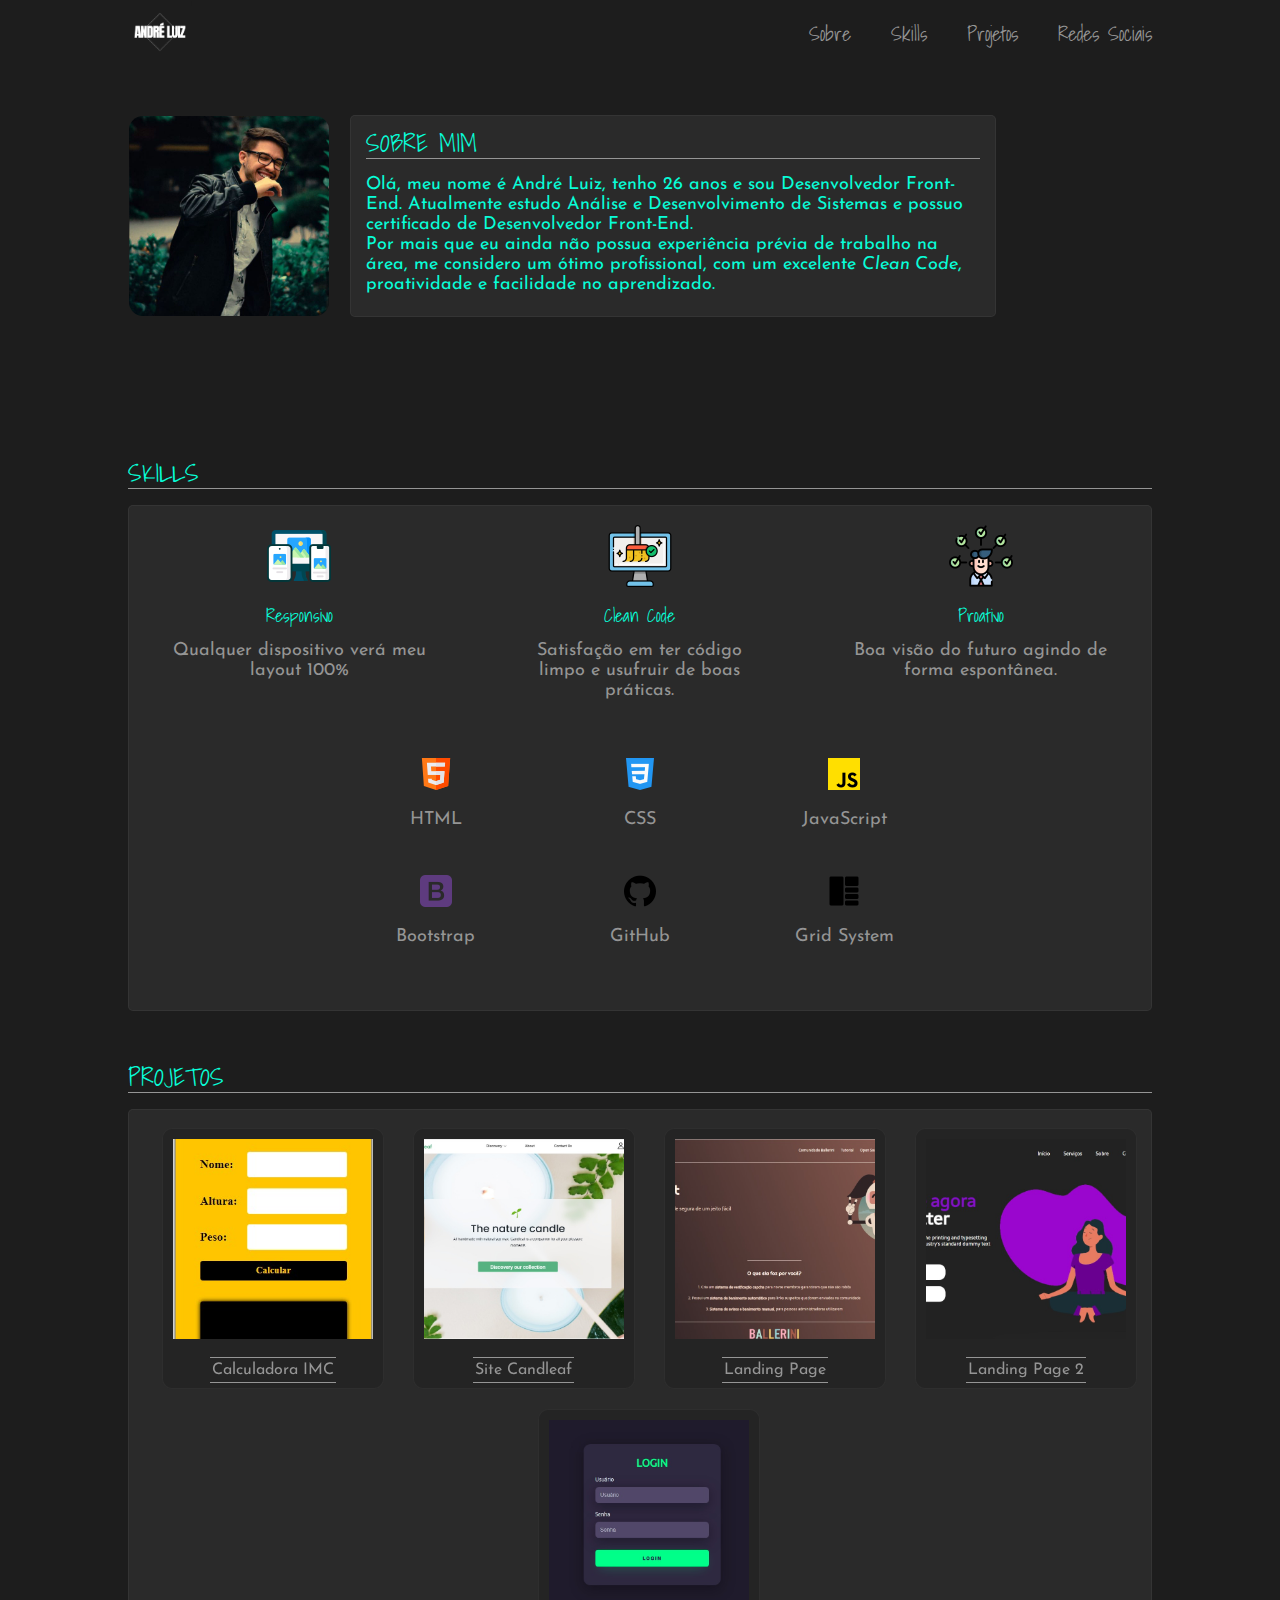
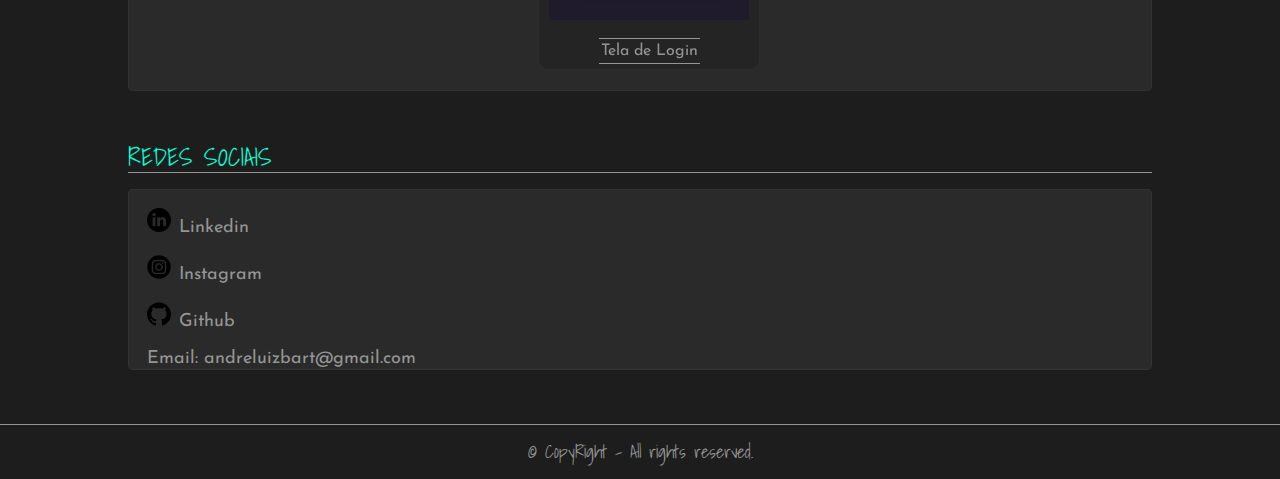
<file: index.html>
<!DOCTYPE html>
<html lang="pt-br">
    <head>
        <meta charset="UTF-8">
        <meta name="viewport" content="width=device-width, initial-scale=1.0">
        <title>André Luiz | Web Design & Development</title>
        <link rel="stylesheet" href="style.css">
        <link rel="icon" href="assets/logos/portfolio-logo.png">
        <!-- <base href="/portfolio/"> -->
    </head>
    <body>
        <!-- CABECALHO -->
        <header>
            <section class="cabecalho">
                <h1>
                    <img src="assets/logos/portfolio-logo.png"></img>
                </h1>
                <nav>
                    <a href="#sobre">Sobre</a>
                    <a href="#skills">Skills</a>
                    <a href="#projetos">Projetos</a>
                    <a href="#rede-social">Redes Sociais</a>
                </nav>  
            </section>
           
        </header>

        <!-- CONTEÚDO -->
        <main class="container">
            <!-- SOBRE -->
            <section class="sobre" id="sobre">
                <img src="assets/fotos/eu.jpg" alt="Imagem de mim mesmo">
                <article>
                    <h2>SOBRE MIM</h2>
                    <p><span>Olá, meu nome é André Luiz, tenho 26 anos e sou Desenvolvedor Front-End. Atualmente estudo Análise e Desenvolvimento de Sistemas e possuo certificado de Desenvolvedor Front-End.</span></p>
                    <p><span>Por mais que eu ainda não possua experiência prévia de trabalho na área, me considero um ótimo profissional, com um excelente <i>Clean Code</i>, proatividade e facilidade no aprendizado.</span></p>
                </article>
            </section>

            <!-- SKILLS -->
            <section class="skills" id="skills">
                <h2>SKILLS</h2>
                <section class="skills-all">
                    <section class="skills-flex">
                        <article>
                            <img src="assets/icones/icone-responsivo.png" alt="ícone de um celular">
                            <h3>Responsivo</h3>
                            <p>Qualquer dispositivo verá meu layout 100%</p>
                        </article>

                        <article>
                            <img src="assets/icones/clean-code-icone.png" alt="imagem de uma vassoura para identificar um código limpo">
                            <h3>Clean Code</h3>
                            <p>Satisfação em ter código limpo e usufruir de boas práticas.</p>
                        </article>

                        <article>
                            <img src="assets/icones/proativo-icone.png" alt="ícone de uma pessoa proativa">
                            <h3>Proativo</h3>
                            <p>Boa visão do futuro agindo de forma espontânea.</p>
                        </article>
                    </section>
                    <section class="skill-flex1">
                        <article>
                            <img src="assets/icones/html-icon.png" alt="ícone do html">
                            <h4>HTML</h4>
                        </article>

                        <article>
                            <img src="assets/icones/css-icon.png" alt="ícone do css">
                            <h4>CSS</h4>
                        </article>

                        <article>
                            <img src="assets/icones/javascript-icon.png" alt="ícone do JavaScript">
                            <h4>JavaScript</h4>
                        </article>

                        <article>
                            <img src="assets/icones/bootstrap-icon.png" alt="ícone do JavaScript">
                            <h4>Bootstrap</h4>
                        </article>

                        <article>
                            <img src="assets/icones/github-icon.png" alt="ícone do JavaScript">
                            <h4>GitHub</h4>
                        </article>

                        <article>
                            <img src="assets/icones/grid-layout-icon.png" alt="ícone do JavaScript">
                            <h4>Grid System</h4>
                        </article>
                    </section>
                </section>
            </section>

            <!-- PROJETOS -->
            <section class="projetos" id="projetos">
                <h2>PROJETOS</h2>
                <article class="projetos1">
                    <article class="projetos-grid">
                        <a href="https://andrebartholdy.github.io/calculadora-imc/" target="_blank">
                            <img src="assets/fotos/calculadora-imc.jpg" alt="projeto calculadora IMC">
                        </a>
                        <p>Calculadora IMC</p>
                    </article>

                    <article class="projetos-grid">
                        <a href="https://andrebartholdy.github.io/projetofinal/" target="_blank">
                            <img src="assets/fotos/candleaf.jpg" alt="projeto final curso front end">
                        </a>
                        <p>Site Candleaf</p>
                    </article>

                    <article class="projetos-grid">
                        <a href="https://andrebartholdy.github.io/landingpage/" target="_blank">
                            <img src="assets/fotos/projeto-bot.jpg" alt="projeto landing page">
                        </a>
                        <p>Landing Page</p>
                    </article>

                    <article class="projetos-grid">
                        <a href="https://andrebartholdy.github.io/landingpage2/" target="_blank">
                            <img src="assets/fotos/landing-page-2.jpg" alt="projeto landing page">
                        </a>
                        <p>Landing Page 2</p>
                    </article>

                    <article class="projetos-grid">
                        <a href="https://andrebartholdy.github.io/login/" target="_blank">
                            <img src="assets/fotos/tela-login.jpg" alt="projeto tela de login">
                        </a>
                        <p>Tela de Login</p>
                    </article>
                </article>
            </section>

            <!-- REDES SOCIAIS -->
            <section class="rede-social" id="rede-social">
                <h2>REDES SOCIAIS</h2>
                <article class="rede-social1">
                    <article>
                        <img src="assets/icones/linkedin-icon.png" alt="ícone linkedin">
                        <a class="linkedin" href="https://www.linkedin.com/in/andr%C3%A9-luiz-bartholdy-ribas-811338206/">Linkedin</a>
                    </article>
                    
                    <article>
                        <img src="assets/icones/instagram-icon.png" alt="ícone instagram">
                        <a class="instagram" href="https://www.instagram.com/aluiz_bart/">Instagram</a>
                    </article>
                    
                    <article>
                        <img src="assets/icones/github-icon2.png" alt="ícone github">
                        <a class="github" href="https://github.com/AndreBartholdy">Github </a>
                    </article>
                    
                    <p>Email: andreluizbart@gmail.com</p>
                </article>
            </section>
        </main>

        <!-- RODAPÉ -->
        <footer>&copy; CopyRight - All rights reserved.</footer>
    </body>
</html>
</file>
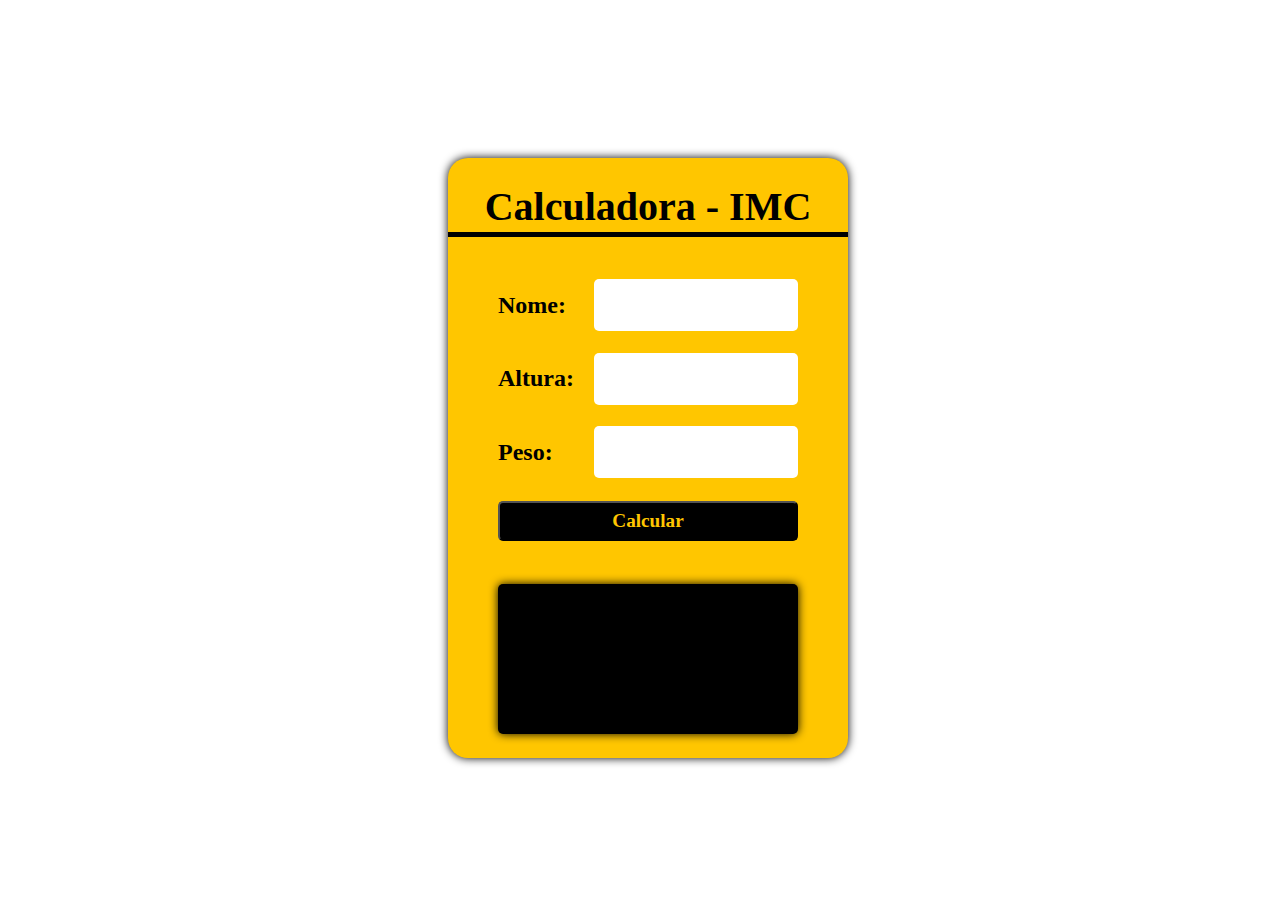
<file: assets/projetos/calculadora imc/index.html>
<!DOCTYPE html>
<html lang="en">
  <head>
    <meta charset="UTF-8">
    <title>IMC</title>
    <link rel="stylesheet" href="index.css">
  </head>
  <body>
    <main>
      <div class="container">
        <div class="title"> Calculadora - IMC </div>
        <div class="input">
            <label>Nome:</label>
            <input type="text" id='nome'>
        </div>
        <div class="input">
            <label>Altura:</label>
            <input type="number" id='altura'>
        </div>
        <div class="input">
            <label>Peso:</label>
            <input type="number" id='peso'>
        </div>
        <button id='calcular'>Calcular</button>

        <div class="result" id='resultado'></div>
      </div>
    </main>
    <script src="index.js"></script>
  </body>
</html>
</file>
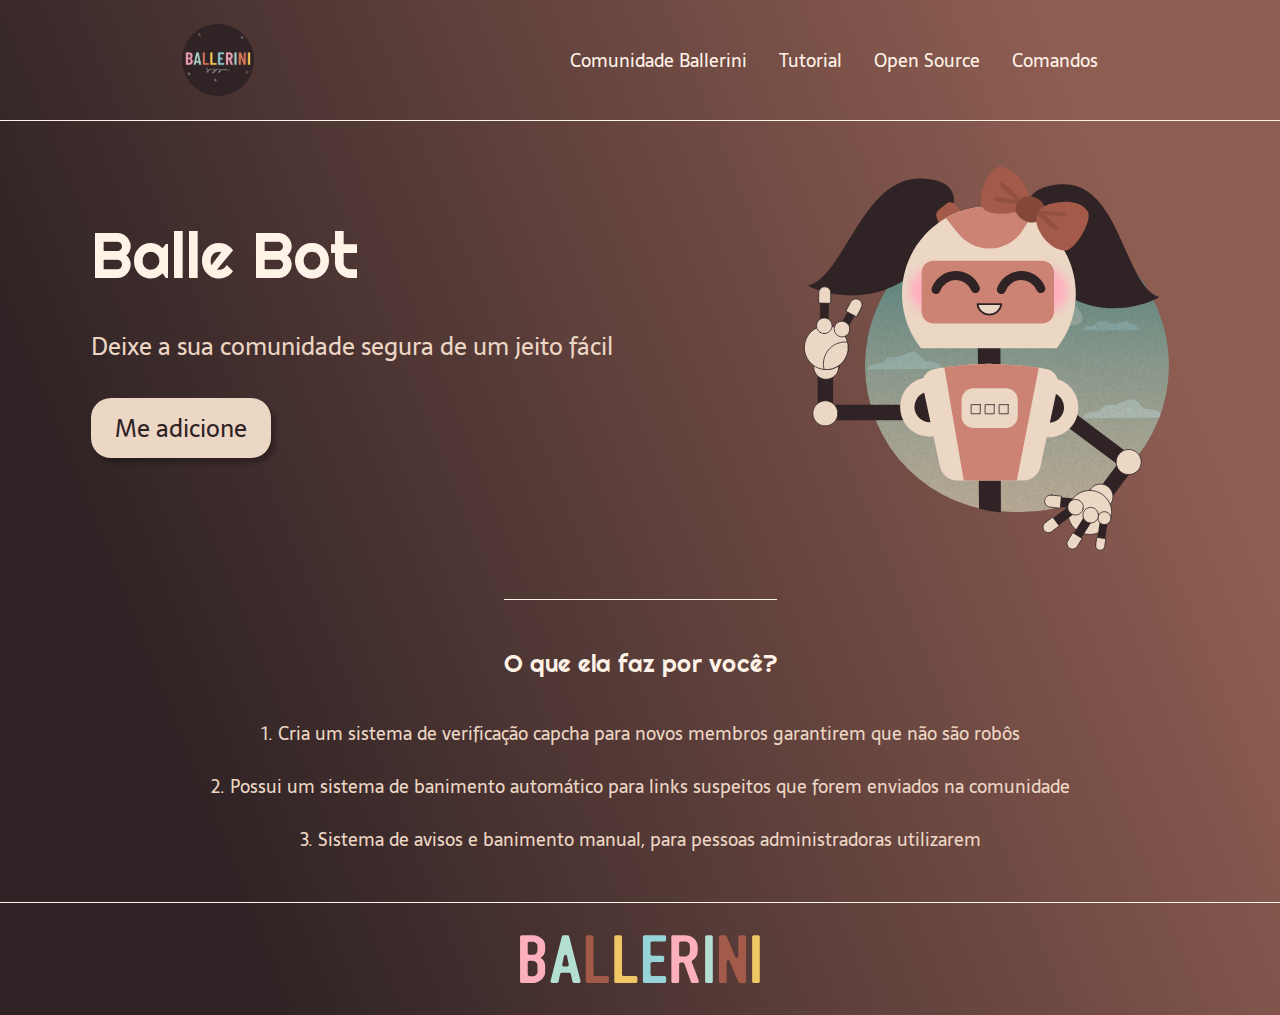
<file: assets/projetos/landing page/index.html>
<!DOCTYPE html>
<html lang="pt-BR">
<head>
    <meta charset="UTF-8">
    <meta name="viewport" content="width=device-width, initial-scale=1.0">
    <meta name="description" content="Um bot que irá moderar e deixar a sua comunidade segura de um jeito fácil">
    <title>Balle Bot - Modere a sua comunidade do discord</title>
    <link rel="stylesheet" type="text/css" href="style.css">
</head>

<body>
    <header class="cabecalho">
        <img class="cabecalho-imagem" src="logo.svg" alt="logo da comunidade Ballerini">
        <nav class="cabecalho-menu">
            <a class="cabecalho-menu-item">Comunidade Ballerini</a>
            <a class="cabecalho-menu-item">Tutorial</a>
            <a class="cabecalho-menu-item">Open Source</a>
            <a class="cabecalho-menu-item">Comandos</a>
        </nav>
    </header>

    <main class="conteudo">
        <section class="conteudo-principal">
            <div class="conteudo-principal-escrito">
                <h1 class="conteudo-principal-escrito-titulo">Balle Bot</h1>
                <h2 class="conteudo-principal-escrito-subtitulo">Deixe a sua comunidade segura de um jeito fácil</h2>
                <button class="conteudo-principal-escrito-botao">Me adicione</button>
            </div>
            <img class="conteudo-principal-imagem" src="Ballebot.svg" alt="Imagem da Balle Bot">
        </section>

        <section class="conteudo-secundario">
            <h3 class="conteudo-secundario-titulo">O que ela faz por você?</h3>
            <p class="conteudo-secundario-paragrafo">1. Cria um <strong>sistema de verificação capcha</strong> para novos membros garantirem que não são robôs</p>
            <p class="conteudo-secundario-paragrafo">2. Possui um <strong>sistema de banimento automático</strong> para links suspeitos que forem enviados na comunidade</p>
            <p class="conteudo-secundario-paragrafo">3. <strong>Sistema de avisos e banimento manual</strong>, para pessoas administradoras utilizarem</p>
        </section>

    </main>

    <footer class="rodape">
        <img class="rodape-imagem" src="ballerini.svg">
    </footer>
</body>
</html>
</file>
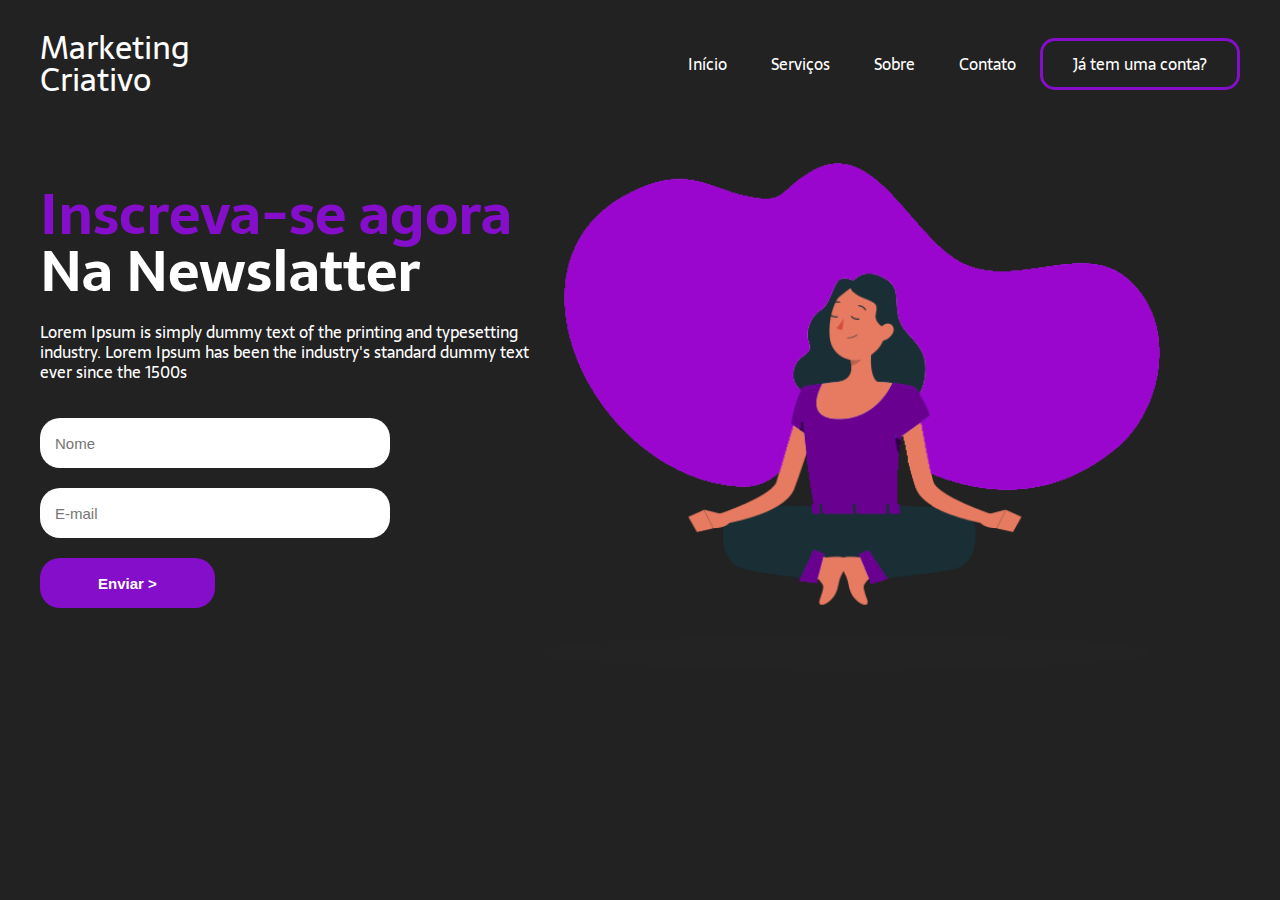
<file: assets/projetos/landing page2/index.html>
<!DOCTYPE html>
<html lang="en">
<head>
    <meta charset="UTF-8">
    <meta http-equiv="X-UA-Compatible" content="IE=edge">
    <meta name="viewport" content="width=device-width, initial-scale=1.0">
    <link rel="stylesheet" type="text/css" href="style.css">
    <link rel="stylesheet" href="media.css">
    <link rel="preconnect" href="https://fonts.googleapis.com">
    <link rel="preconnect" href="https://fonts.gstatic.com" crossorigin>
    <link href="https://fonts.googleapis.com/css2?family=Righteous&family=Sarala&display=swap" rel="stylesheet">
    <title>Landing Page</title>
</head>
<body>
    <header>
        <div id="title">
            <h1>Marketing</h1>
            <h1>Criativo</h1>
        </div>

        <ul>
            <a href="#"><li>Início</li></a>
            <a href="#"><li>Serviços</li></a>
            <a href="#"><li>Sobre</li></a>
            <a href="#"><li>Contato</li></a>
            <a href="#" id="inscreva-se-btn"><li>Já tem uma conta?</li></a>
        </ul>
    </header>

    <main>
        <aside>
            <h2><span>Inscreva-se agora</span></h2>
            <h2>Na Newslatter</h2>
            <p>
                Lorem Ipsum is simply dummy text of the printing and typesetting industry. Lorem Ipsum has been the industry's standard dummy text ever since the 1500s
            </p>
            <form>
                <input type="text" placeholder="Nome">
                <input type="email" placeholder="E-mail">
                <input type="submit" value="Enviar >">
            </form>
        </aside>

        <article>
            <img src="imagem.png" alt="mulher-roxa">
        </article>
    </main>
    
</body>
</html>
</file>
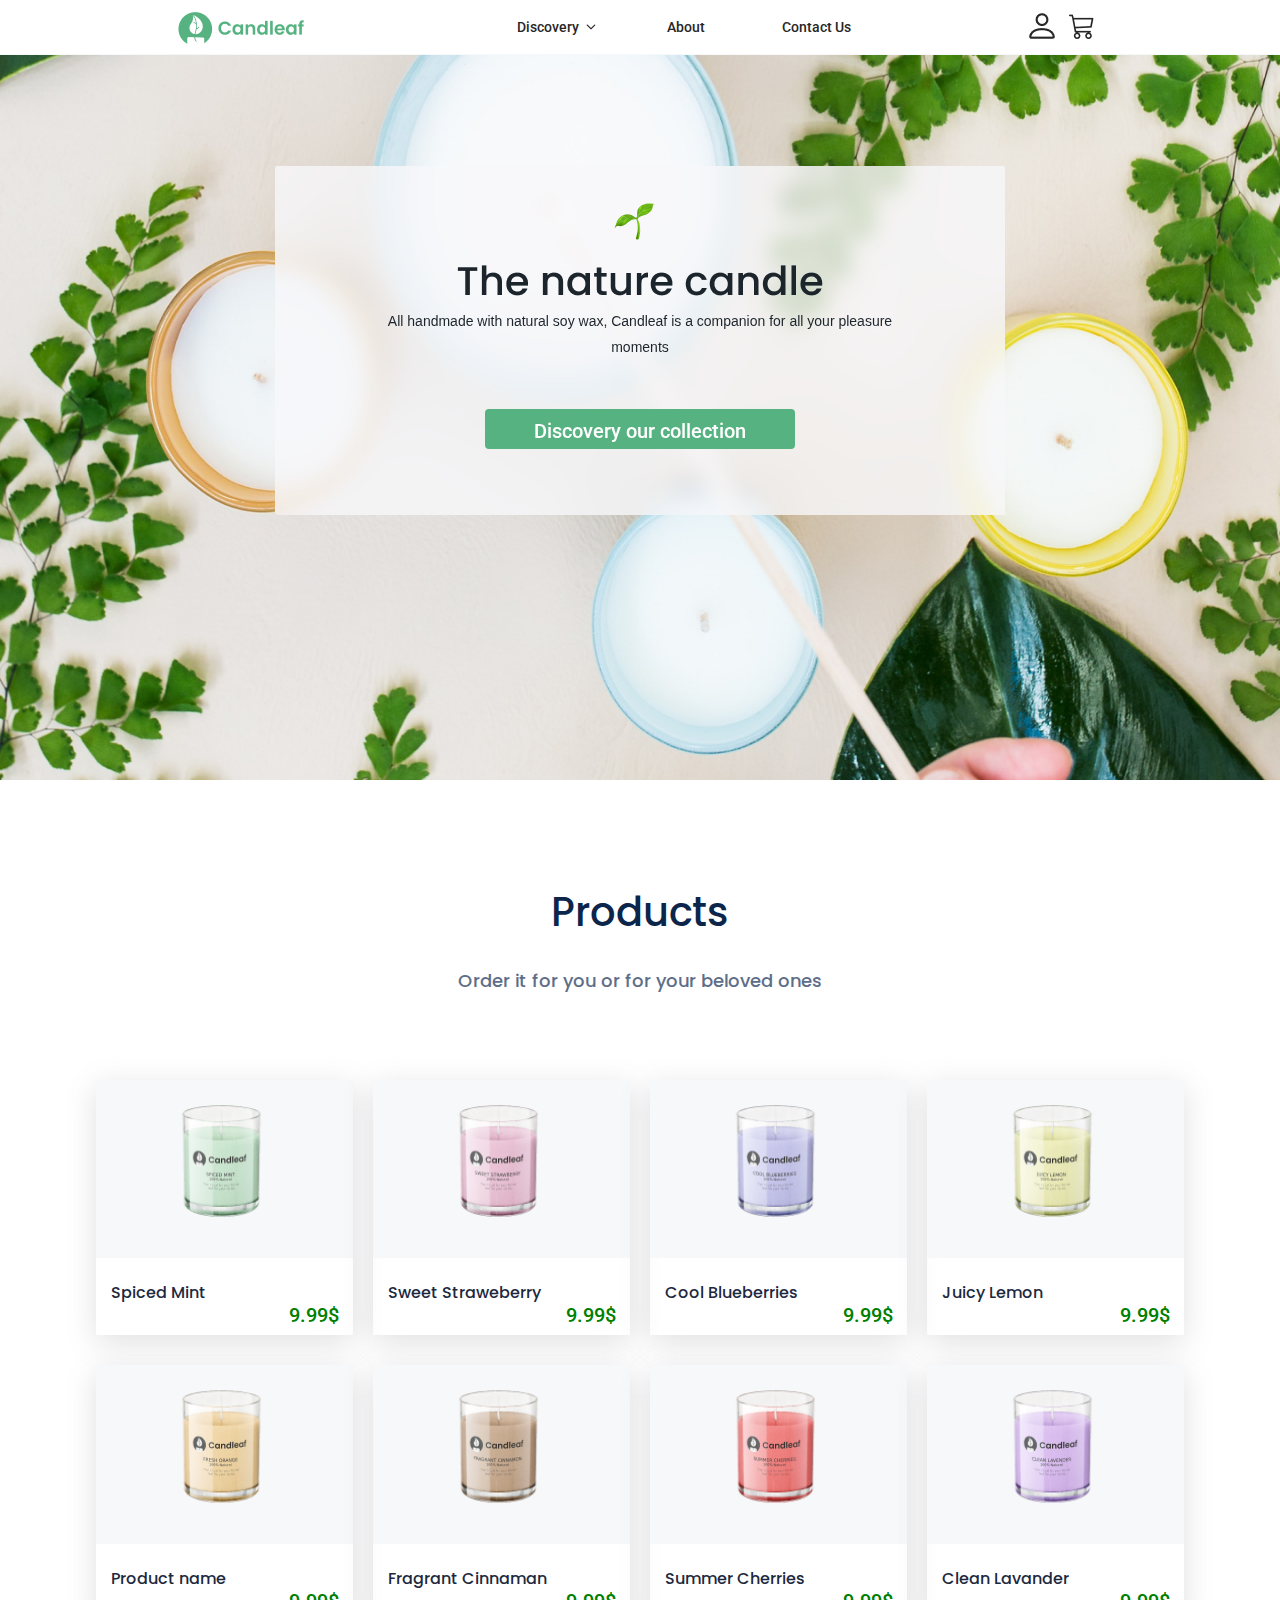
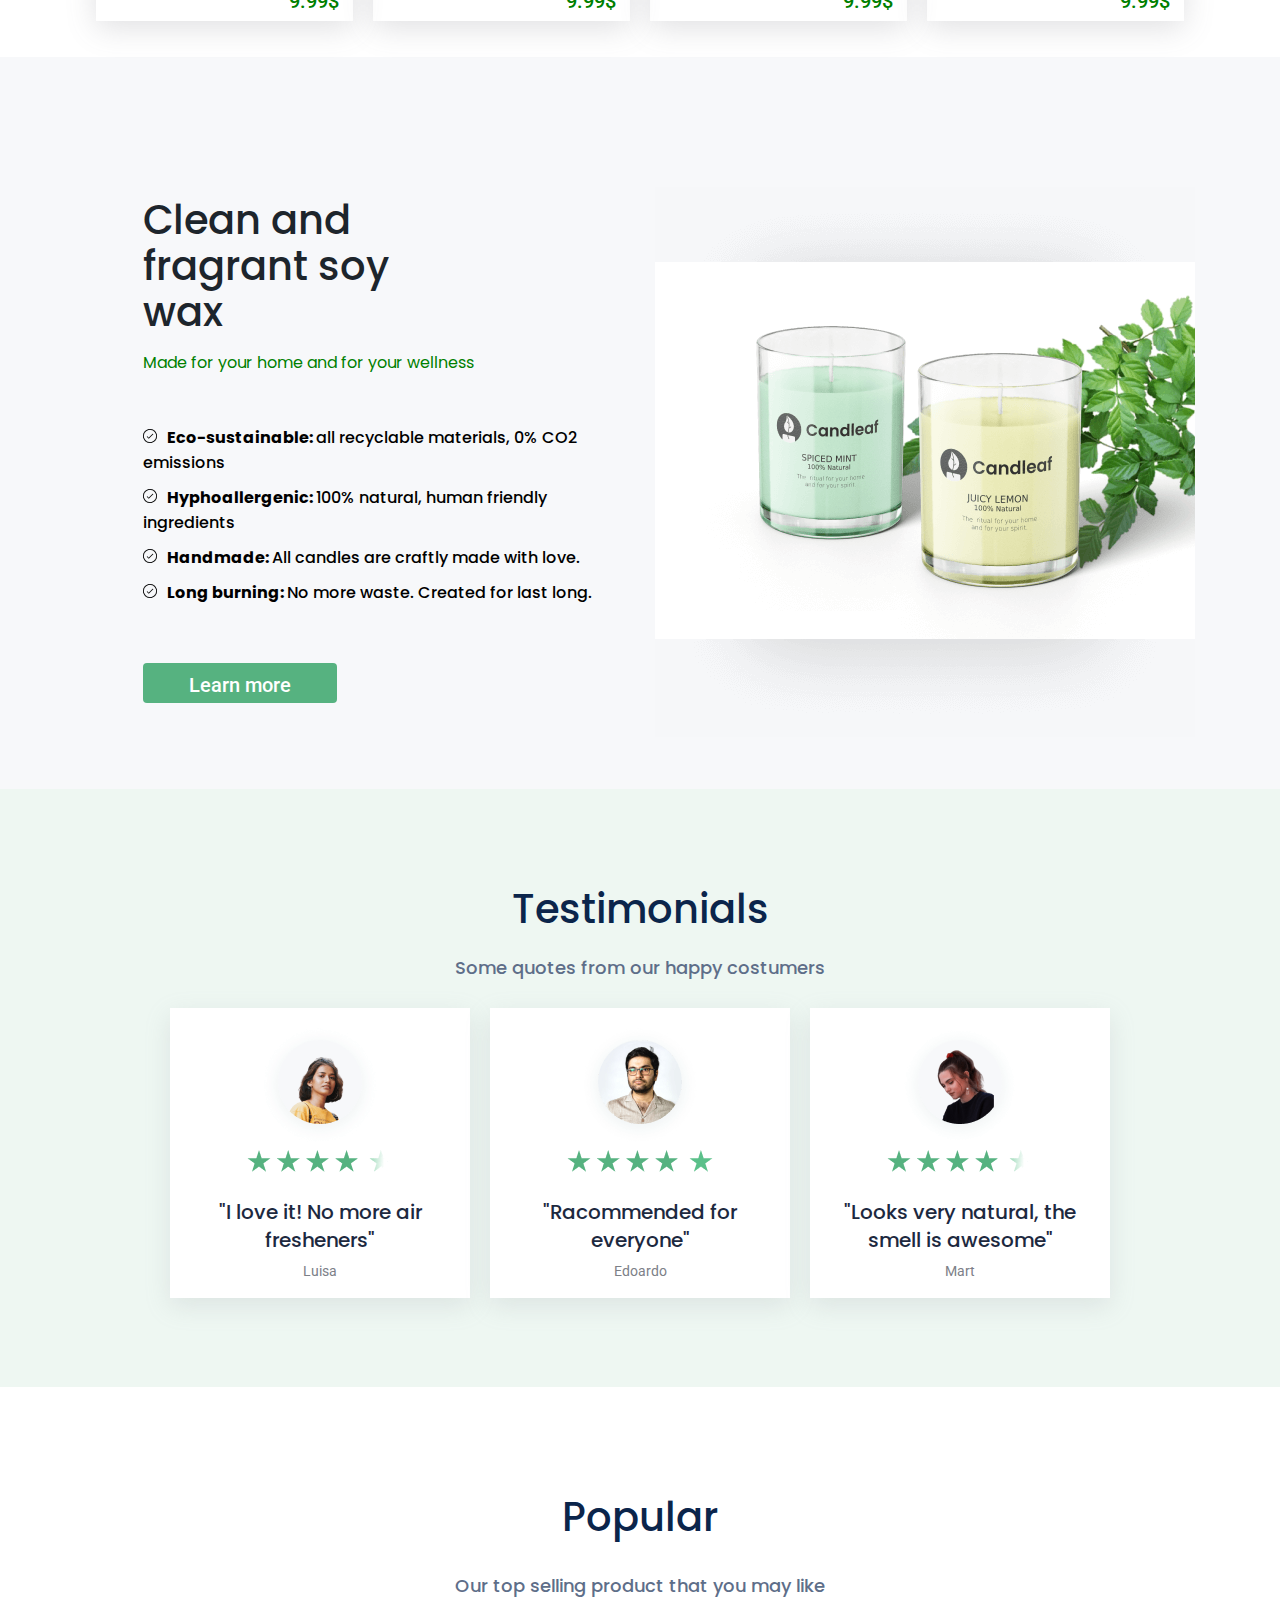
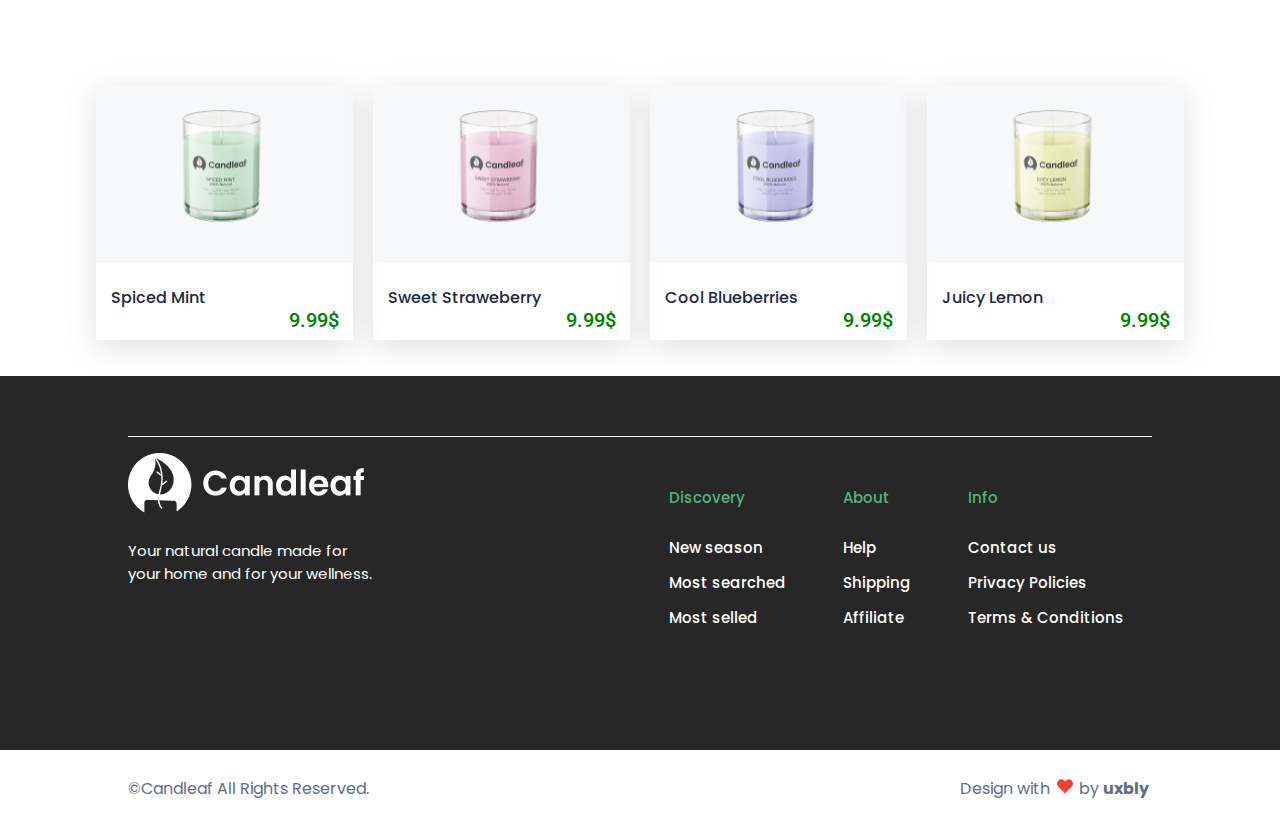
<file: assets/projetos/PROJETO FINAL/index.html>
<!DOCTYPE html>
<html lang="pt-br">

<head>
    <meta charset="UTF-8">
    <meta name="viewport" content="width=device-width, initial-scale=1.0">
    <meta name="description" content="A maior variedades de velas aromatizadas para perfumar seu ambiente.">
    <meta name="robots" content="index, follow">
    <title>Candleaf - The nature candle</title>

    <!-- SLICK -->
    <link rel="stylesheet" type="text/css" href="lib/plugins jQuery/slick-1.8.1/slick/slick.css" />
    <link rel="stylesheet" type="text/css" href="lib/plugins jQuery/slick-1.8.1/slick/slick-theme.css" />

    <!-- BOOTSTRAP -->
    <link rel="stylesheet" href="https://cdn.jsdelivr.net/npm/bootstrap@4.0.0/dist/css/bootstrap.min.css"
        integrity="sha384-Gn5384xqQ1aoWXA+058RXPxPg6fy4IWvTNh0E263XmFcJlSAwiGgFAW/dAiS6JXm" crossorigin="anonymous">

    <!-- CSS -->
    <link rel="stylesheet" href="CSS/mystyle.css">

    <!-- FAVICON -->
    <link rel="icon" href="imagens/fotos/icon.png">
</head>

<body>
    <!-- CABECALHO -->
    <header>
        <section class="cabecalho container">
            <section class="burger">
                <figure>
                    <img src="imagens/icones/hamburger-menu.png" alt="menu hamburguer">
                </figure>
            </section>

            <section>
                <figure>
                    <h1>
                        <a href="#">
                            <img class="logo" src="imagens/fotos/logo.png" alt="Logo da empresa">
                        </a>
                    </h1>
                </figure>
            </section>

            <section class="navbar">
                <nav class="navbar-mobile">
                    <ul>
                        <li><a class="navbar-menu discovery" href="#products">Discovery</a></li>
                        <li><a class="navbar-menu" href="#about">About</a></li>
                        <li><a class="navbar-menu" href="#rodape">Contact Us</a></li>
                    </ul>
                </nav>

                <nav class="navbar-card">
                    <ul>
                        <li><a href="#"><img src="imagens/icones/perfil-icon.png" alt=""></a></li>
                        <li><a href="#"><img src="imagens/icones/card-icon.png" alt=""></a></li>
                    </ul>
                </nav>
            </section>
        </section>
    </header>

    <!-- CONTEUDO -->
    <main>
        <!-- HOME -->
        <section class="home">
            <article>
                <figure>
                    <img class="img-bg-moba" src="imagens/fotos/bg-image.png" alt="foto de uma pessoa ascendendo velas">
                </figure>
                <figure class="bg-img">
                    <img class="img-desktop" src="imagens/fotos/bg-image.jpg" alt="uma mão ascendendo velas">
                </figure>
            </article>

            <!-- DESCRIÇÃO DO HOME PRINCIPAL -->
            <article class="home-description">
                <article>
                    <figure>
                        <img class="img-home-moba" src="imagens/fotos/hero-title.png"
                            alt="banner principal com o nome da empresa">
                    </figure>
                    <figure>
                        <img class="img-home" src="imagens/fotos/home-title.png"
                            alt="banner principal com o nome da empresa">
                    </figure>
                </article>

                <article class="text-home">
                    <h3>All handmade with natural soy wax, Candleaf is a companion for all your pleasure moments</h3>
                </article>

                <article class="button-home">
                    <a href="#products">Discovery our collection</a>
                </article>
            </article>
        </section>

        <!-- PRODUTOS -->
        <section class="container" id="products">
            <div class="row">
                <article class="title col-md-12">
                    <h2>Products</h2>
                    <p>Order it for you or for your beloved ones</p>
                </article>
            </div>

            <article class="products-description row flex-wrap p-3">
                <div class="prod-grid col-md-3 col-sm-12">
                    <article class="content-products">
                        <a href="#">
                            <img class="img-products" src="imagens/fotos/image-1.png" alt="Spiced Mint">
                            <article>
                                <h3 class="name-product">Spiced Mint</h3>
                                <p class="price">9.99$</p>
                            </article>
                        </a>
                    </article>
                </div>

                <div class="prod-grid col-md-3 col-sm-12">
                    <article class="content-products">
                        <a href="#">
                            <img class="img-products" src="imagens/fotos/image-2.png" alt="Sweet Straweberry">
                            <article>
                                <h3 class="name-product">Sweet Straweberry</h3>
                                <p class="price">9.99$</p>
                            </article>
                        </a>
                    </article>
                </div>

                <div class="prod-grid col-md-3 col-sm-12">
                    <article class="content-products">
                        <a href="#">
                            <img class="img-products" src="imagens/fotos/image-3.png" alt="Cool Blueberries">
                            <article>
                                <h3 class="name-product">Cool Blueberries</h3>
                                <p class="price">9.99$</p>
                            </article>
                        </a>
                    </article>
                </div>

                <div class="prod-grid col-md-3 col-sm-12">
                    <article class="content-products">
                        <a href="#">
                            <img class="img-products" src="imagens/fotos/image-4.png" alt="Juicy Lemon">
                            <article>
                                <h3 class="name-product">Juicy Lemon</h3>
                                <p class="price">9.99$</p>
                            </article>
                        </a>
                    </article>
                </div>

                <div class="prod-grid col-md-3 col-sm-12">
                    <article class="content-products">
                        <a href="#">
                            <img class="img-products" src="imagens/fotos/image-5.png" alt="Product name">
                            <article>
                                <h3 class="name-product">Product name</h3>
                                <p class="price">9.99$</p>
                            </article>
                        </a>
                    </article>
                </div>

                <div class="prod-grid col-md-3 col-sm-12">
                    <article class="content-products">
                        <a href="#">
                            <img class="img-products" src="imagens/fotos/image-6.png" alt="Fragrant Cinnaman">
                            <article>
                                <h3 class="name-product">Fragrant Cinnaman</h3>
                                <p class="price">9.99$</p>
                            </article>
                        </a>
                    </article>
                </div>

                <div class="prod-grid col-md-3 col-sm-12">
                    <article class="content-products">
                        <a href="#">
                            <img class="img-products" src="imagens/fotos/image-7.png" alt="Summer Cherries">
                            <article>
                                <h3 class="name-product">Summer Cherries</h3>
                                <p class="price">9.99$</p>
                            </article>
                        </a>
                    </article>
                </div>

                <div class="prod-grid col-md-3 col-sm-12">
                    <article class="content-products">
                        <a href="#">
                            <img class="img-products" src="imagens/fotos/image-8.png" alt="Clean Lavander">
                            <article>
                                <h3 class="name-product">Clean Lavander</h3>
                                <p class="price">9.99$</p>
                            </article>
                        </a>
                    </article>
                </div>
            </article>
        </section>

        <!-- HOME 2 -->
        <section class="home-2-all" id="about">
            <section class="home-2 row">
                <article class="text-home-2 col-sm-12 col-lg-6">
                    <article class="home-2-description">
                        <h2>Clean and fragrant soy wax</h2>
                        <p>Made for your home and for your wellness</p>
                    </article>

                    <article class="home-2-list">
                        <ul>
                            <li><strong>Eco-sustainable: </strong>all recyclable materials, 0% CO2 emissions</li>
                            <li><strong>Hyphoallergenic: </strong>100% natural, human friendly ingredients</li>
                            <li><strong>Handmade: </strong>All candles are craftly made with love.</li>
                            <li><strong>Long burning: </strong>No more waste. Created for last long.</li>
                        </ul>
                        <a class="button-home-2" href="#">Learn more</a>
                        <a class="button-home-2-moba" href="">See more</a>
                    </article>
                </article>

                <article class="home-2-img col-sm-12 col-lg-6">
                    <figure>
                        <img src="imagens/fotos/produtos.png" alt="duas velas e uma planta atrás num fundo branco">
                    </figure>
                </article>
            </section>
        </section>

        <!-- HOME 2 MOBILE -->
        <section class="home-2-all home-2-mobile">
            <section class="home-2 row">
                <article class="home-2-description col-sm-12 col-lg-6">
                    <h2>Clean and fragrant soy wax</h2>
                    <p>Made for your home and for your wellness</p>
                </article>

                <article class="home-2-img col-sm-12 col-lg-6">
                    <figure>
                        <img src="imagens/fotos/home-2-mobile.png" alt="duas velas e uma planta atrás num fundo branco">
                    </figure>
                </article>

                <article class="home-2-list">
                    <ul>
                        <li><strong>Eco-sustainable: </strong>all recyclable materials, 0% CO2 emissions</li>
                        <li><strong>Hyphoallergenic: </strong>100% natural, human friendly ingredients</li>
                        <li><strong>Handmade: </strong>All candles are craftly made with love.</li>
                        <li><strong>Long burning: </strong>No more waste. Created for last long.</li>
                    </ul>
                    <a class="button-home-2" href="#">Learn more</a>
                    <a class="button-home-2-moba" href="">See more</a>
                </article>

            </section>
        </section>

        <!-- TESTEMUNHAS -->
        <section class="testimonials">
            <!-- DESKTOP -->
            <section class="testimonials-all">
                <article class="testimonials-description">
                    <h2>Testimonials</h2>
                    <p>Some quotes from our happy costumers</p>
                </article>

                <article class="testimonials-grid">
                    <article class="testimonials-user">
                        <figure class="user-image">
                            <img src="imagens/fotos/luisa.png" alt="foto de usuario">
                        </figure>

                        <figure>
                            <img src="imagens/fotos/Stars.png" alt="estrelas para contagem de avaliação">
                        </figure>
                        <h4>"I love it! No more air fresheners"</h4>
                        <p>Luisa</p>
                    </article>

                    <article class="testimonials-user">
                        <figure class="user-image">
                            <img src="imagens/fotos/edoardo.png" alt="foto de usuario">
                        </figure>

                        <figure>
                            <img src="imagens/fotos/Stars full.png" alt="estrelas para contagem de avaliaçã">
                        </figure>
                        <h4>"Racommended for everyone"</h4>
                        <p>Edoardo</p>
                    </article>

                    <article class="testimonials-user">
                        <figure class="user-image">
                            <img src="imagens/fotos/mart.png" alt="foto de usuario">
                        </figure>

                        <figure>
                            <img src="imagens/fotos/Stars.png" alt="estrelas para contagem de avaliaçã">
                        </figure>

                        <h4>"Looks very natural, the smell is awesome"</h4>
                        <p>Mart</p>
                    </article>
                </article>
            </section>

            <!-- MOBILE -->
            <section class="testimonials-all-mobile">
                <article class="testimonials-description">
                    <h2>Testimonials</h2>
                    <p>Some quotes from our happy costumers</p>
                </article>

                <article class="testimonials-grid testimonials-grid-mobile">
                    <!-- <article class="testimonials-user"> -->
                    <img src="imagens/fotos/card-testimonial-luisa.png" alt="foto de usuario">
                    <img src="imagens/fotos/card-testimonial-edoardo.png" alt="foto de usuario">
                    <img src="imagens/fotos/card-testimonial-mart.png" alt="foto de usuario">
                    <!-- </article> -->
                </article>
            </section>
        </section>

        <!-- POPULAR -->
        <section class="container">
            <div class="row">
                <article class="title col-md-12">
                    <h2>Popular</h2>
                    <p>Our top selling product that you may like</p>
                </article>
            </div>

            <article class="products-description row flex-wrap p-3">
                <div class="prod-grid col-md-3 col-sm-12">
                    <article class="content-products">
                        <a href="#">
                            <img class="img-products" src="imagens/fotos/image-1.png" alt="Spiced Mint">
                            <article>
                                <h3 class="name-product">Spiced Mint</h3>
                                <p class="price">9.99$</p>
                            </article>
                        </a>
                    </article>
                </div>

                <div class="prod-grid col-md-3 col-sm-12">
                    <article class="content-products">
                        <a href="#">
                            <img class="img-products" src="imagens/fotos/image-2.png" alt="Sweet Straweberry">
                            <article>
                                <h3 class="name-product">Sweet Straweberry</h3>
                                <p class="price">9.99$</p>
                            </article>
                        </a>
                    </article>
                </div>

                <div class="prod-grid col-md-3 col-sm-12">
                    <article class="content-products">
                        <a href="#">
                            <img class="img-products" src="imagens/fotos/image-3.png" alt="Cool Blueberries">
                            <article>
                                <h3 class="name-product">Cool Blueberries</h3>
                                <p class="price">9.99$</p>
                            </article>
                        </a>
                    </article>
                </div>

                <div class="prod-grid col-md-3 col-sm-12">
                    <article class="content-products">
                        <a href="#">
                            <img class="img-products" src="imagens/fotos/image-4.png" alt="Juicy Lemon">
                            <article>
                                <h3 class="name-product">Juicy Lemon</h3>
                                <p class="price">9.99$</p>
                            </article>
                        </a>
                    </article>
                </div>
            </article>

            <article>
                <a class="button-home-2-moba" href="">See more</a>
            </article>
        </section>
    </main>

    <!-- RODAPÉ -->
    <footer id="rodape">
        <!-- RODAPÉ DE CIMA -->
        <section class="footer-top">
            <article class="left-content">
                <figure>
                    <img src="imagens/fotos/footer.png" alt="imagem de logo do rodape">
                </figure>
                <p>Your natural candle made for your home and for your wellness.</p>
            </article>

            <article class="right-content">
                <article class="footer-order-1">
                    <ul>
                        <li class="footer-li"><span>Discovery</span></li>
                        <li>New season</li>
                        <li>Most searched</li>
                        <li>Most selled</li>
                    </ul>
                </article>

                <article class="footer-order-3">
                    <ul>
                        <li class="footer-li"><span>About</span></li>
                        <li>Help</li>
                        <li>Shipping</li>
                        <li>Affiliate</li>
                    </ul>
                </article>

                <article class="footer-order-2">
                    <ul>
                        <li class="footer-li"><span>Info</span></li>
                        <li>Contact us</li>
                        <li>Privacy Policies</li>
                        <li>Terms & Conditions</li>
                    </ul>
                </article>
            </article>
        </section>

        <!-- RODAPÉ DE BAIXO -->
        <section class="footer-bottom">
            <section class="footer-bottom-content">
                <article class="bottom-left-content">
                    <p>&copy;Candleaf All Rights Reserved.</p>
                </article>

                <article class="bottom-right-content">
                    <p class="footer-bottom-img">Design with</p>
                    <p>by <strong>uxbly</strong></p>
                </article>
            </section>
        </section>
    </footer>

    <!-- SLICK E JS -->
    <script src="https://cdnjs.cloudflare.com/ajax/libs/jquery/3.6.0/jquery.min.js"
        integrity="sha512-894YE6QWD5I59HgZOGReFYm4dnWc1Qt5NtvYSaNcOP+u1T9qYdvdihz0PPSiiqn/+/3e7Jo4EaG7TubfWGUrMQ=="
        crossorigin="anonymous" referrerpolicy="no-referrer"></script>
    <script src="lib/plugins jQuery/slick-1.8.1/slick/slick.js"></script>
    <script src="js/index.js"></script>
</body>

</html>
</file>
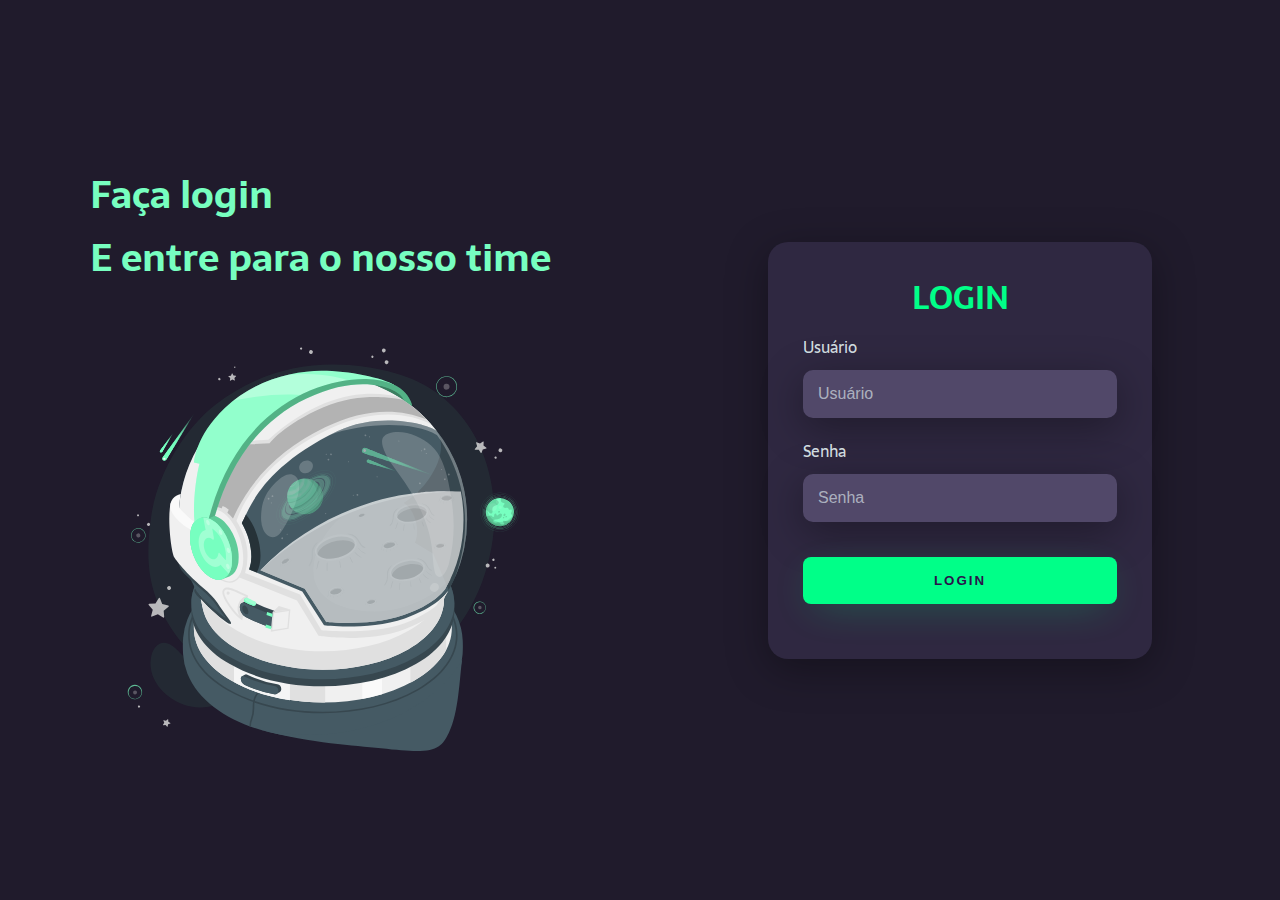
<file: assets/projetos/tela de login/index.html>
<!DOCTYPE html>
<html lang="en">
<head>
    <meta charset="UTF-8">
    <meta http-equiv="X-UA-Compatible" content="IE=edge">
    <meta name="viewport" content="width=device-width, initial-scale=1.0">
    <link rel="stylesheet" href="style.css">
    <title>Login</title>
</head>
<body>
    <div class="main-login">

        <div class="left-login">
            <h1>Faça login<br>E entre para o nosso time</h1>
            <img src="imagem1.svg" class="left-login-image" alt="capacete-astronauta">
        </div>

        <div class="right-login">
            <div class="card-login">
                <h1>LOGIN</h1>
                <div class="textfield">
                    <label for="usuario">Usuário</label>
                    <input type="text" name="usuario" placeholder="Usuário">
                </div>
                <div class="textfield">
                    <label class="senha">Senha</label>
                    <input type="password" name="senha" placeholder="Senha">
                </div>
                <button class="btn-login">Login</button>
            </div>
            
        </div>

    </div>
</body>
</html>
</file>
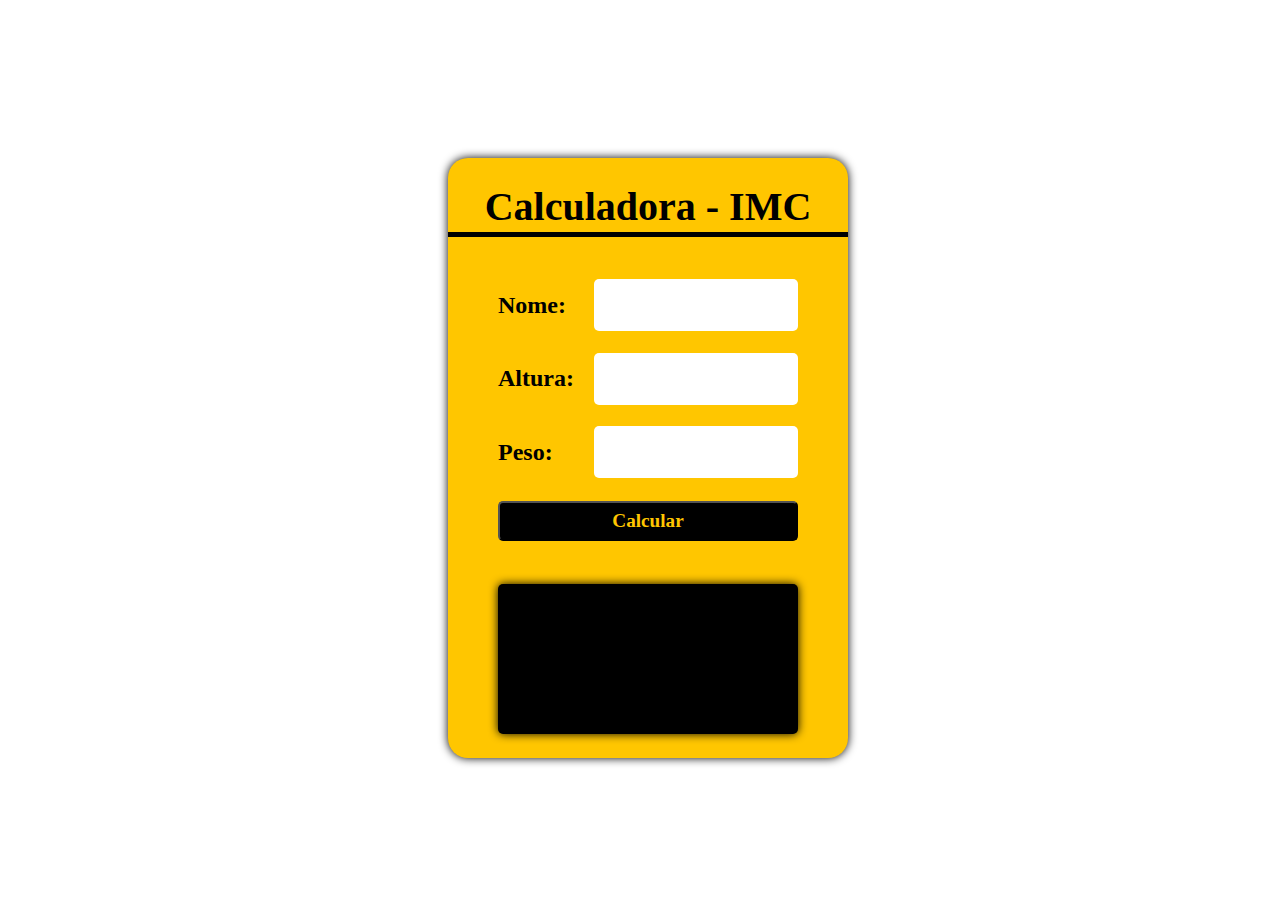
<file: assets/projetos/calculadora imc/calcular imc.html>
<!DOCTYPE html>
<html lang="en">
  <head>
    <meta charset="UTF-8">
    <title>IMC</title>
    <link rel="stylesheet" href="calcular imc.css">
  </head>
  <body>
    <main>
      <div class="container">
        <div class="title"> Calculadora - IMC </div>
        <div class="input">
            <label>Nome:</label>
            <input type="text" id='nome'>
        </div>
        <div class="input">
            <label>Altura:</label>
            <input type="number" id='altura'>
        </div>
        <div class="input">
            <label>Peso:</label>
            <input type="number" id='peso'>
        </div>
        <button id='calcular'>Calcular</button>

        <div class="result" id='resultado'></div>
      </div>
    </main>
    <script src="calcular imc.js"></script>
  </body>
</html>
</file>
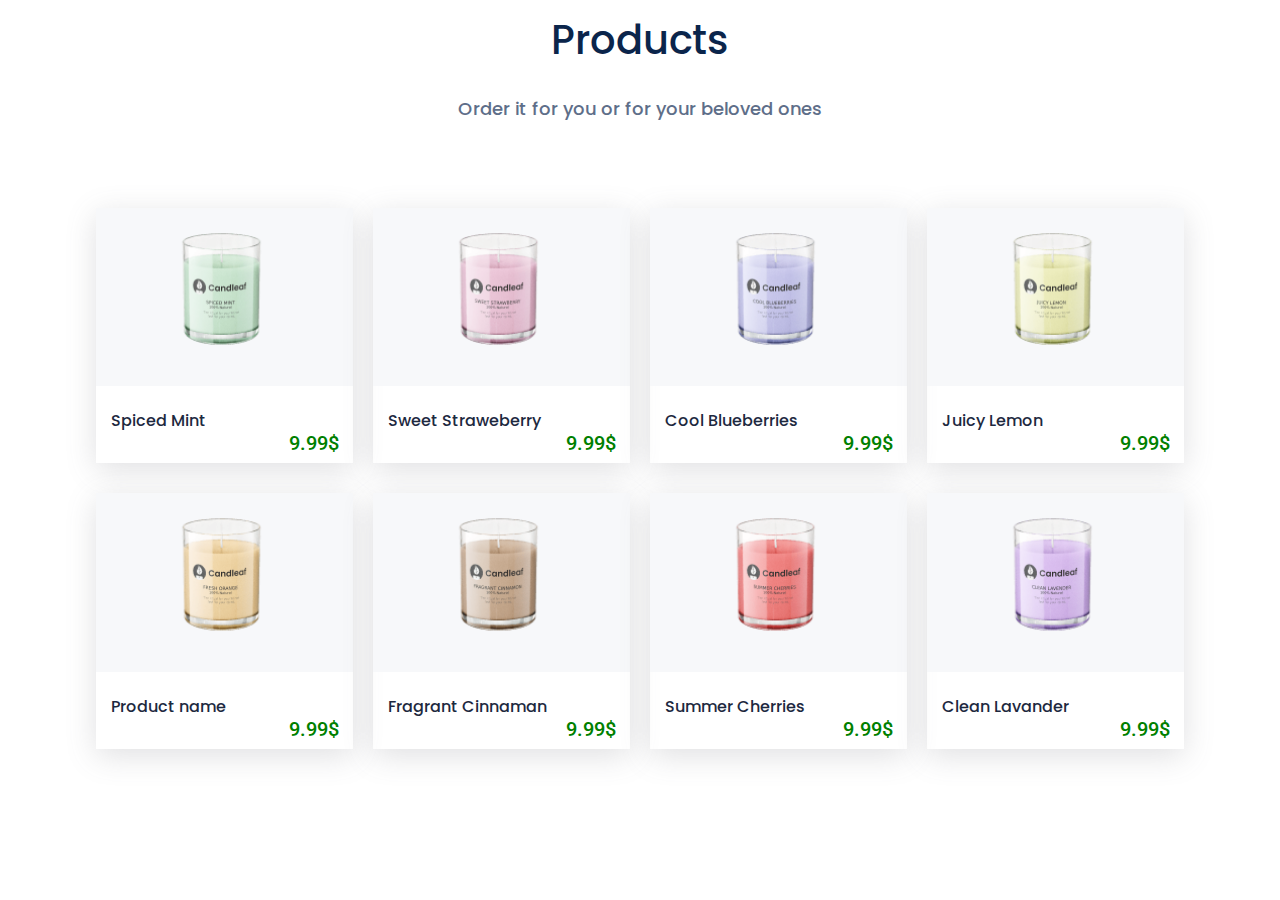
<file: assets/projetos/PROJETO FINAL/produtos.html>
<!DOCTYPE html>
<html lang="en">

<head>
    <meta charset="UTF-8">
    <meta http-equiv="X-UA-Compatible" content="IE=edge">
    <meta name="viewport" content="width=device-width, initial-scale=1.0">
    <title>Document</title>
    <link rel="stylesheet" href="https://cdn.jsdelivr.net/npm/bootstrap@4.0.0/dist/css/bootstrap.min.css"
        integrity="sha384-Gn5384xqQ1aoWXA+058RXPxPg6fy4IWvTNh0E263XmFcJlSAwiGgFAW/dAiS6JXm" crossorigin="anonymous">
    <link rel="stylesheet" href="CSS/produtos.css">
</head>

<body>
    <!-- PRODUTOS -->
    <section class="container">
        <div class="row">
            <article class="title col-md-12">
                <h2>Products</h2>
                <p>Order it for you or for your beloved ones</p>
            </article>
        </div>


        <article class="products-description row flex-wrap p-3">
            <div class="prod-grid col-md-3 col-sm-12">
                <article class="content-products">
                    <a href="#">
                        <img class="img-products" src="imagens/fotos/image-1.png" alt="">
                        <article>
                            <h3 class="name-product">Spiced Mint</h3>
                            <p class="price">9.99$</p>
                        </article>
                    </a>
                </article>
            </div>


            <div class="prod-grid col-md-3 col-sm-12">
                <article class="content-products">
                    <a href="#">
                        <img class="img-products" src="imagens/fotos/image-2.png" alt="">
                        <article>
                            <h3 class="name-product">Sweet Straweberry</h3>
                            <p class="price">9.99$</p>
                        </article>
                    </a>
                </article>
            </div>

            <div class="prod-grid col-md-3 col-sm-12">
                <article class="content-products">
                    <a href="#">
                        <img class="img-products" src="imagens/fotos/image-3.png" alt="">
                        <article>
                            <h3 class="name-product">Cool Blueberries</h3>
                            <p class="price">9.99$</p>
                        </article>
                    </a>
                </article>
            </div>

            <div class="prod-grid col-md-3 col-sm-12">
                <article class="content-products">
                    <a href="#">
                        <img class="img-products" src="imagens/fotos/image-4.png" alt="">
                        <article>
                            <h3 class="name-product">Juicy Lemon</h3>
                            <p class="price">9.99$</p>
                        </article>
                    </a>
                </article>
            </div>

            <div class="prod-grid col-md-3 col-sm-12">
                <article class="content-products">
                    <a href="#">
                        <img class="img-products" src="imagens/fotos/image-5.png" alt="">
                        <article>
                            <h3 class="name-product">Product name</h3>
                            <p class="price">9.99$</p>
                        </article>
                    </a>
                </article>
            </div>

            <div class="prod-grid col-md-3 col-sm-12">
                <article class="content-products">
                    <a href="#">
                        <img class="img-products" src="imagens/fotos/image-6.png" alt="">
                        <article>
                            <h3 class="name-product">Fragrant Cinnaman</h3>
                            <p class="price">9.99$</p>
                        </article>
                    </a>
                </article>
            </div>

            <div class="prod-grid col-md-3 col-sm-12">
                <article class="content-products">
                    <a href="#">
                        <img class="img-products" src="imagens/fotos/image-7.png" alt="">
                        <article>
                            <h3 class="name-product">Summer Cherries</h3>
                            <p class="price">9.99$</p>
                        </article>
                    </a>
                </article>
            </div>

            <div class="prod-grid col-md-3 col-sm-12">
                <article class="content-products">
                    <a href="#">
                        <img class="img-products" src="imagens/fotos/image-8.png" alt="">
                        <article>
                            <h3 class="name-product">Clean Lavander</h3>
                            <p class="price">9.99$</p>
                        </article>
                    </a>
                </article>
            </div>
        </article>
    </section>
</body>

<script src="https://code.jquery.com/jquery-3.2.1.slim.min.js"
    integrity="sha384-KJ3o2DKtIkvYIK3UENzmM7KCkRr/rE9/Qpg6aAZGJwFDMVNA/GpGFF93hXpG5KkN"
    crossorigin="anonymous"></script>
<script src="https://cdn.jsdelivr.net/npm/popper.js@1.12.9/dist/umd/popper.min.js"
    integrity="sha384-ApNbgh9B+Y1QKtv3Rn7W3mgPxhU9K/ScQsAP7hUibX39j7fakFPskvXusvfa0b4Q"
    crossorigin="anonymous"></script>
<script src="https://cdn.jsdelivr.net/npm/bootstrap@4.0.0/dist/js/bootstrap.min.js"
    integrity="sha384-JZR6Spejh4U02d8jOt6vLEHfe/JQGiRRSQQxSfFWpi1MquVdAyjUar5+76PVCmYl"
    crossorigin="anonymous"></script>

</html>
</file>
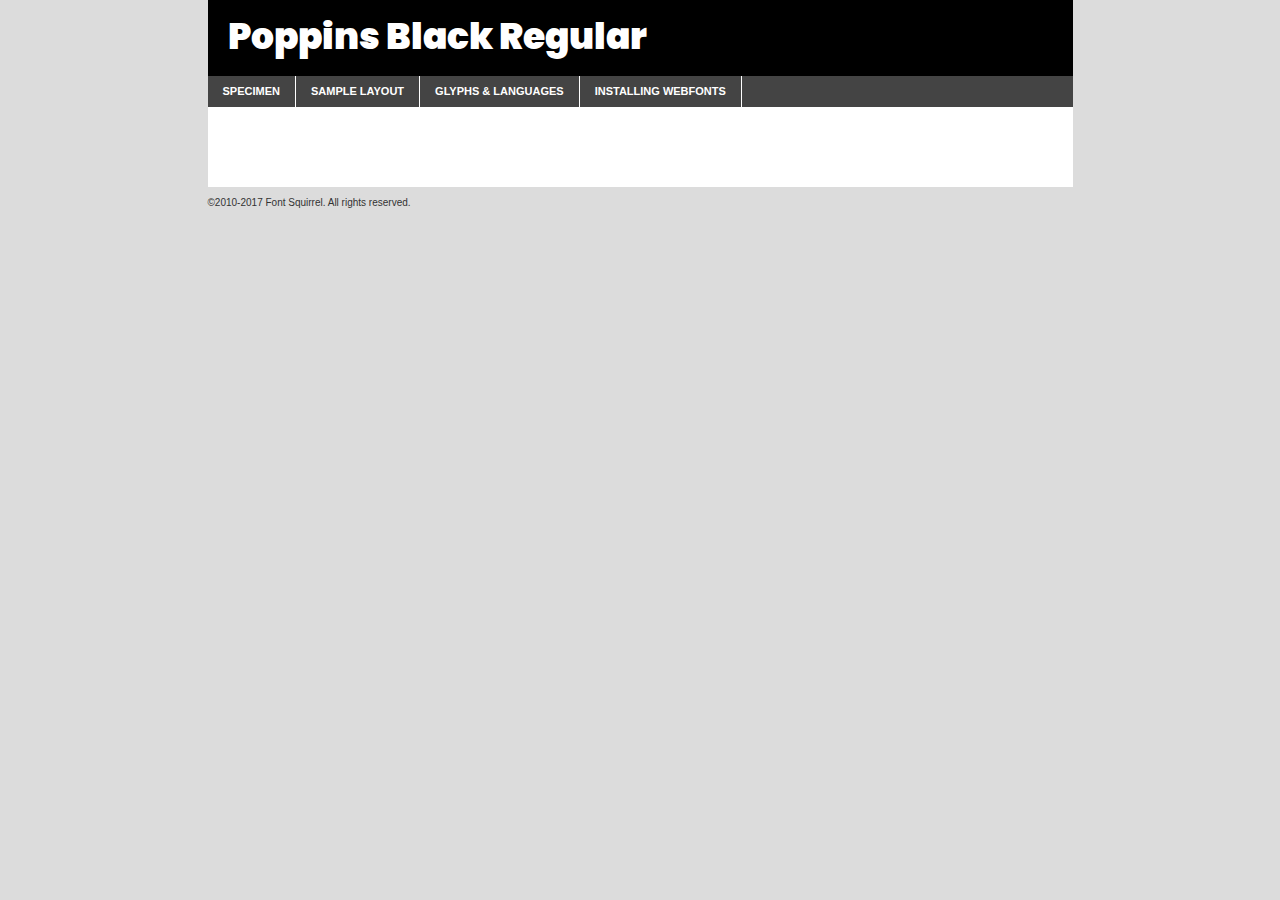
<file: assets/projetos/landing page2/fonts/poppins-black-demo.html>
<!DOCTYPE html PUBLIC "-//W3C//DTD XHTML 1.0 Transitional//EN"
	"http://www.w3.org/TR/xhtml1/DTD/xhtml1-transitional.dtd">

<html xmlns="http://www.w3.org/1999/xhtml" xml:lang="en" lang="en">
<head>
	<meta http-equiv="Content-Type" content="text/html; charset=utf-8" />
	<script src="http://ajax.googleapis.com/ajax/libs/jquery/1.7.2/jquery.min.js" type="text/javascript" charset="utf-8"></script>
	<script type="text/javascript">
	(function($){$.fn.easyTabs=function(option){var param=jQuery.extend({fadeSpeed:"fast",defaultContent:1,activeClass:'active'},option);$(this).each(function(){var thisId="#"+this.id;if(param.defaultContent==''){param.defaultContent=1;}
	if(typeof param.defaultContent=="number")
	{var defaultTab=$(thisId+" .tabs li:eq("+(param.defaultContent-1)+") a").attr('href').substr(1);}else{var defaultTab=param.defaultContent;}
	$(thisId+" .tabs li a").each(function(){var tabToHide=$(this).attr('href').substr(1);$("#"+tabToHide).addClass('easytabs-tab-content');});hideAll();changeContent(defaultTab);function hideAll(){$(thisId+" .easytabs-tab-content").hide();}
	function changeContent(tabId){hideAll();$(thisId+" .tabs li").removeClass(param.activeClass);$(thisId+" .tabs li a[href=#"+tabId+"]").closest('li').addClass(param.activeClass);if(param.fadeSpeed!="none")
	{$(thisId+" #"+tabId).fadeIn(param.fadeSpeed);}else{$(thisId+" #"+tabId).show();}}
	$(thisId+" .tabs li").click(function(){var tabId=$(this).find('a').attr('href').substr(1);changeContent(tabId);return false;});});}})(jQuery);
	</script>
	<link rel="stylesheet" href="specimen_files/specimen_stylesheet.css" type="text/css" charset="utf-8" />
	<link rel="stylesheet" href="stylesheet.css" type="text/css" charset="utf-8" />

	<style type="text/css">
					body{
				font-family: 'poppinsblack';
							}
		</style>

	<title>Poppins Black Regular Specimen</title>
	
	
	<script type="text/javascript" charset="utf-8">
		$(document).ready(function() {
			$('#container').easyTabs({defaultContent:1});
		});
	</script>
</head>

<body>
<div id="container">
	<div id="header">
		Poppins Black Regular	</div>
	<ul class="tabs">
		<li><a href="#specimen">Specimen</a></li>
		<li><a href="#layout">Sample Layout</a></li>
				<li><a href="#glyphs">Glyphs &amp; Languages</a></li>
		<li><a href="#installing">Installing Webfonts</a></li>
		
	</ul>
	
	<div id="main_content">

		
			<div id="specimen">
		
				<div class="section">
					<div class="grid12 firstcol">
						<div class="huge">AaBb</div>
					</div>
				</div>
		
				<div class="section">
					<div class="glyph_range">A&#x200B;B&#x200b;C&#x200b;D&#x200b;E&#x200b;F&#x200b;G&#x200b;H&#x200b;I&#x200b;J&#x200b;K&#x200b;L&#x200b;M&#x200b;N&#x200b;O&#x200b;P&#x200b;Q&#x200b;R&#x200b;S&#x200b;T&#x200b;U&#x200b;V&#x200b;W&#x200b;X&#x200b;Y&#x200b;Z&#x200b;a&#x200b;b&#x200b;c&#x200b;d&#x200b;e&#x200b;f&#x200b;g&#x200b;h&#x200b;i&#x200b;j&#x200b;k&#x200b;l&#x200b;m&#x200b;n&#x200b;o&#x200b;p&#x200b;q&#x200b;r&#x200b;s&#x200b;t&#x200b;u&#x200b;v&#x200b;w&#x200b;x&#x200b;y&#x200b;z&#x200b;1&#x200b;2&#x200b;3&#x200b;4&#x200b;5&#x200b;6&#x200b;7&#x200b;8&#x200b;9&#x200b;0&#x200b;&amp;&#x200b;.&#x200b;,&#x200b;?&#x200b;!&#x200b;&#64;&#x200b;(&#x200b;)&#x200b;#&#x200b;$&#x200b;%&#x200b;*&#x200b;+&#x200b;-&#x200b;=&#x200b;:&#x200b;;</div>
				</div>
				<div class="section">
					<div class="grid12 firstcol">
						<table class="sample_table">
							<tr><td>10</td><td class="size10">abcdefghijklmnopqrstuvwxyzABCDEFGHIJKLMNOPQRSTUVWXYZ0123456789abcdefghijklmnopqrstuvwxyzABCDEFGHIJKLMNOPQRSTUVWXYZ0123456789abcdefghijklmnopqrstuvwxyzABCDEFGHIJKLMNOPQRSTUVWXYZ</td></tr>
							<tr><td>11</td><td class="size11">abcdefghijklmnopqrstuvwxyzABCDEFGHIJKLMNOPQRSTUVWXYZ0123456789abcdefghijklmnopqrstuvwxyzABCDEFGHIJKLMNOPQRSTUVWXYZ0123456789abcdefghijklmnopqrstuvwxyzABCDEFGHIJKLMNOPQRSTUVWXYZ</td></tr>
							<tr><td>12</td><td class="size12">abcdefghijklmnopqrstuvwxyzABCDEFGHIJKLMNOPQRSTUVWXYZ0123456789abcdefghijklmnopqrstuvwxyzABCDEFGHIJKLMNOPQRSTUVWXYZ0123456789abcdefghijklmnopqrstuvwxyzABCDEFGHIJKLMNOPQRSTUVWXYZ</td></tr>
							<tr><td>13</td><td class="size13">abcdefghijklmnopqrstuvwxyzABCDEFGHIJKLMNOPQRSTUVWXYZ0123456789abcdefghijklmnopqrstuvwxyzABCDEFGHIJKLMNOPQRSTUVWXYZ0123456789abcdefghijklmnopqrstuvwxyzABCDEFGHIJKLMNOPQRSTUVWXYZ</td></tr>
							<tr><td>14</td><td class="size14">abcdefghijklmnopqrstuvwxyzABCDEFGHIJKLMNOPQRSTUVWXYZ0123456789abcdefghijklmnopqrstuvwxyzABCDEFGHIJKLMNOPQRSTUVWXYZ0123456789abcdefghijklmnopqrstuvwxyzABCDEFGHIJKLMNOPQRSTUVWXYZ</td></tr>
							<tr><td>16</td><td class="size16">abcdefghijklmnopqrstuvwxyzABCDEFGHIJKLMNOPQRSTUVWXYZ0123456789abcdefghijklmnopqrstuvwxyzABCDEFGHIJKLMNOPQRSTUVWXYZ</td></tr>
							<tr><td>18</td><td class="size18">abcdefghijklmnopqrstuvwxyzABCDEFGHIJKLMNOPQRSTUVWXYZ0123456789abcdefghijklmnopqrstuvwxyzABCDEFGHIJKLMNOPQRSTUVWXYZ</td></tr>
							<tr><td>20</td><td class="size20">abcdefghijklmnopqrstuvwxyzABCDEFGHIJKLMNOPQRSTUVWXYZ0123456789abcdefghijklmnopqrstuvwxyzABCDEFGHIJKLMNOPQRSTUVWXYZ</td></tr>
							<tr><td>24</td><td class="size24">abcdefghijklmnopqrstuvwxyzABCDEFGHIJKLMNOPQRSTUVWXYZ0123456789abcdefghijklmnopqrstuvwxyzABCDEFGHIJKLMNOPQRSTUVWXYZ</td></tr>
							<tr><td>30</td><td class="size30">abcdefghijklmnopqrstuvwxyzABCDEFGHIJKLMNOPQRSTUVWXYZ0123456789abcdefghijklmnopqrstuvwxyzABCDEFGHIJKLMNOPQRSTUVWXYZ</td></tr>
							<tr><td>36</td><td class="size36">abcdefghijklmnopqrstuvwxyzABCDEFGHIJKLMNOPQRSTUVWXYZ0123456789abcdefghijklmnopqrstuvwxyzABCDEFGHIJKLMNOPQRSTUVWXYZ</td></tr>
							<tr><td>48</td><td class="size48">abcdefghijklmnopqrstuvwxyzABCDEFGHIJKLMNOPQRSTUVWXYZ0123456789abcdefghijklmnopqrstuvwxyzABCDEFGHIJKLMNOPQRSTUVWXYZ</td></tr>
							<tr><td>60</td><td class="size60">abcdefghijklmnopqrstuvwxyzABCDEFGHIJKLMNOPQRSTUVWXYZ0123456789abcdefghijklmnopqrstuvwxyzABCDEFGHIJKLMNOPQRSTUVWXYZ</td></tr>
							<tr><td>72</td><td class="size72">abcdefghijklmnopqrstuvwxyzABCDEFGHIJKLMNOPQRSTUVWXYZ0123456789abcdefghijklmnopqrstuvwxyzABCDEFGHIJKLMNOPQRSTUVWXYZ</td></tr>
							<tr><td>90</td><td class="size90">abcdefghijklmnopqrstuvwxyzABCDEFGHIJKLMNOPQRSTUVWXYZ0123456789abcdefghijklmnopqrstuvwxyzABCDEFGHIJKLMNOPQRSTUVWXYZ</td></tr>
						</table>
				
					</div>
			
				</div>
		
		
		
								<div class="section" id="bodycomparison">


										<div id="xheight">
				<div class="fontbody">&#x25FC;&#x25FC;&#x25FC;&#x25FC;&#x25FC;&#x25FC;&#x25FC;&#x25FC;&#x25FC;&#x25FC;&#x25FC;&#x25FC;&#x25FC;&#x25FC;&#x25FC;&#x25FC;&#x25FC;&#x25FC;&#x25FC;&#x25FC;&#x25FC;&#x25FC;&#x25FC;&#x25FC;&#x25FC;&#x25FC;&#x25FC;&#x25FC;&#x25FC;&#x25FC;&#x25FC;&#x25FC;&#x25FC;&#x25FC;&#x25FC;&#x25FC;&#x25FC;&#x25FC;&#x25FC;&#x25FC;&#x25FC;&#x25FC;&#x25FC;&#x25FC;&#x25FC;&#x25FC;&#x25FC;&#x25FC;&#x25FC;&#x25FC;&#x25FC;&#x25FC;&#x25FC;&#x25FC;&#x25FC;&#x25FC;&#x25FC;&#x25FC;&#x25FC;&#x25FC;&#x25FC;&#x25FC;&#x25FC;&#x25FC;&#x25FC;&#x25FC;&#x25FC;&#x25FC;&#x25FC;&#x25FC;&#x25FC;&#x25FC;&#x25FC;&#x25FC;&#x25FC;&#x25FC;&#x25FC;&#x25FC;&#x25FC;&#x25FC;&#x25FC;&#x25FC;&#x25FC;&#x25FC;&#x25FC;&#x25FC;&#x25FC;&#x25FC;&#x25FC;&#x25FC;&#x25FC;&#x25FC;&#x25FC;&#x25FC;&#x25FC;&#x25FC;&#x25FC;&#x25FC;&#x25FC;body</div><div class="arialbody">body</div><div class="verdanabody">body</div><div class="georgiabody">body</div></div>
										<div class="fontbody" style="z-index:1">
											body<span>Poppins Black Regular</span>
										</div>
										<div class="arialbody" style="z-index:1">
											body<span>Arial</span>
										</div>
										<div class="verdanabody" style="z-index:1">
											body<span>Verdana</span>
										</div>
										<div class="georgiabody" style="z-index:1">
											body<span>Georgia</span>
										</div>



								</div>
		
		
				<div class="section psample psample_row1" id="">
					
					<div class="grid2 firstcol">
						<p class="size10"><span>10.</span>Aenean lacinia bibendum nulla sed consectetur. Fusce dapibus, tellus ac cursus commodo, tortor mauris condimentum nibh, ut fermentum massa justo sit amet risus. Nullam id dolor id nibh ultricies vehicula ut id elit. Cum sociis natoque penatibus et magnis dis parturient montes, nascetur ridiculus mus. Nulla vitae elit libero, a pharetra augue.</p>
			
					</div>
					<div class="grid3">
						<p class="size11"><span>11.</span>Aenean lacinia bibendum nulla sed consectetur. Fusce dapibus, tellus ac cursus commodo, tortor mauris condimentum nibh, ut fermentum massa justo sit amet risus. Nullam id dolor id nibh ultricies vehicula ut id elit. Cum sociis natoque penatibus et magnis dis parturient montes, nascetur ridiculus mus. Nulla vitae elit libero, a pharetra augue.</p>
			
					</div>
					<div class="grid3">
						<p class="size12"><span>12.</span>Aenean lacinia bibendum nulla sed consectetur. Fusce dapibus, tellus ac cursus commodo, tortor mauris condimentum nibh, ut fermentum massa justo sit amet risus. Nullam id dolor id nibh ultricies vehicula ut id elit. Cum sociis natoque penatibus et magnis dis parturient montes, nascetur ridiculus mus. Nulla vitae elit libero, a pharetra augue.</p>
			
					</div>
					<div class="grid4">
						<p class="size13"><span>13.</span>Aenean lacinia bibendum nulla sed consectetur. Fusce dapibus, tellus ac cursus commodo, tortor mauris condimentum nibh, ut fermentum massa justo sit amet risus. Nullam id dolor id nibh ultricies vehicula ut id elit. Cum sociis natoque penatibus et magnis dis parturient montes, nascetur ridiculus mus. Nulla vitae elit libero, a pharetra augue.</p>
			
					</div>
					<div class="white_blend"></div>
					
				</div>
				<div class="section psample psample_row2" id="">
					<div class="grid3 firstcol">
						<p class="size14"><span>14.</span>Aenean lacinia bibendum nulla sed consectetur. Fusce dapibus, tellus ac cursus commodo, tortor mauris condimentum nibh, ut fermentum massa justo sit amet risus. Nullam id dolor id nibh ultricies vehicula ut id elit. Cum sociis natoque penatibus et magnis dis parturient montes, nascetur ridiculus mus. Nulla vitae elit libero, a pharetra augue.</p>
			
					</div>
					<div class="grid4">
						<p class="size16"><span>16.</span>Aenean lacinia bibendum nulla sed consectetur. Fusce dapibus, tellus ac cursus commodo, tortor mauris condimentum nibh, ut fermentum massa justo sit amet risus. Nullam id dolor id nibh ultricies vehicula ut id elit. Cum sociis natoque penatibus et magnis dis parturient montes, nascetur ridiculus mus. Nulla vitae elit libero, a pharetra augue.</p>
			
					</div>
					<div class="grid5">
						<p class="size18"><span>18.</span>Aenean lacinia bibendum nulla sed consectetur. Fusce dapibus, tellus ac cursus commodo, tortor mauris condimentum nibh, ut fermentum massa justo sit amet risus. Nullam id dolor id nibh ultricies vehicula ut id elit. Cum sociis natoque penatibus et magnis dis parturient montes, nascetur ridiculus mus. Nulla vitae elit libero, a pharetra augue.</p>
			
					</div>

					<div class="white_blend"></div>

				</div>
				
				<div class="section psample psample_row3" id="">
					<div class="grid5 firstcol">
						<p class="size20"><span>20.</span>Aenean lacinia bibendum nulla sed consectetur. Fusce dapibus, tellus ac cursus commodo, tortor mauris condimentum nibh, ut fermentum massa justo sit amet risus. Nullam id dolor id nibh ultricies vehicula ut id elit. Cum sociis natoque penatibus et magnis dis parturient montes, nascetur ridiculus mus. Nulla vitae elit libero, a pharetra augue.</p>
					</div>
					<div class="grid7">
						<p class="size24"><span>24.</span>Aenean lacinia bibendum nulla sed consectetur. Fusce dapibus, tellus ac cursus commodo, tortor mauris condimentum nibh, ut fermentum massa justo sit amet risus. Nullam id dolor id nibh ultricies vehicula ut id elit. Cum sociis natoque penatibus et magnis dis parturient montes, nascetur ridiculus mus. Nulla vitae elit libero, a pharetra augue.</p>
					</div>
					
					<div class="white_blend"></div>
					
				</div>
				
				<div class="section psample psample_row4" id="">
					<div class="grid12 firstcol">
						<p class="size30"><span>30.</span>Aenean lacinia bibendum nulla sed consectetur. Fusce dapibus, tellus ac cursus commodo, tortor mauris condimentum nibh, ut fermentum massa justo sit amet risus. Nullam id dolor id nibh ultricies vehicula ut id elit. Cum sociis natoque penatibus et magnis dis parturient montes, nascetur ridiculus mus. Nulla vitae elit libero, a pharetra augue.</p>
					</div>
					<div class="white_blend"></div>
					
				</div>
				
				
				
				<div class="section psample psample_row1 fullreverse">
					<div class="grid2 firstcol">
						<p class="size10"><span>10.</span>Aenean lacinia bibendum nulla sed consectetur. Fusce dapibus, tellus ac cursus commodo, tortor mauris condimentum nibh, ut fermentum massa justo sit amet risus. Nullam id dolor id nibh ultricies vehicula ut id elit. Cum sociis natoque penatibus et magnis dis parturient montes, nascetur ridiculus mus. Nulla vitae elit libero, a pharetra augue.</p>
			
					</div>
					<div class="grid3">
						<p class="size11"><span>11.</span>Aenean lacinia bibendum nulla sed consectetur. Fusce dapibus, tellus ac cursus commodo, tortor mauris condimentum nibh, ut fermentum massa justo sit amet risus. Nullam id dolor id nibh ultricies vehicula ut id elit. Cum sociis natoque penatibus et magnis dis parturient montes, nascetur ridiculus mus. Nulla vitae elit libero, a pharetra augue.</p>
			
					</div>
					<div class="grid3">
						<p class="size12"><span>12.</span>Aenean lacinia bibendum nulla sed consectetur. Fusce dapibus, tellus ac cursus commodo, tortor mauris condimentum nibh, ut fermentum massa justo sit amet risus. Nullam id dolor id nibh ultricies vehicula ut id elit. Cum sociis natoque penatibus et magnis dis parturient montes, nascetur ridiculus mus. Nulla vitae elit libero, a pharetra augue.</p>
			
					</div>
					<div class="grid4">
						<p class="size13"><span>13.</span>Aenean lacinia bibendum nulla sed consectetur. Fusce dapibus, tellus ac cursus commodo, tortor mauris condimentum nibh, ut fermentum massa justo sit amet risus. Nullam id dolor id nibh ultricies vehicula ut id elit. Cum sociis natoque penatibus et magnis dis parturient montes, nascetur ridiculus mus. Nulla vitae elit libero, a pharetra augue.</p>
			
					</div>
					<div class="black_blend"></div>
					
				</div>
				
				<div class="section psample psample_row2 fullreverse">
					<div class="grid3 firstcol">
						<p class="size14"><span>14.</span>Aenean lacinia bibendum nulla sed consectetur. Fusce dapibus, tellus ac cursus commodo, tortor mauris condimentum nibh, ut fermentum massa justo sit amet risus. Nullam id dolor id nibh ultricies vehicula ut id elit. Cum sociis natoque penatibus et magnis dis parturient montes, nascetur ridiculus mus. Nulla vitae elit libero, a pharetra augue.</p>
			
					</div>
					<div class="grid4">
						<p class="size16"><span>16.</span>Aenean lacinia bibendum nulla sed consectetur. Fusce dapibus, tellus ac cursus commodo, tortor mauris condimentum nibh, ut fermentum massa justo sit amet risus. Nullam id dolor id nibh ultricies vehicula ut id elit. Cum sociis natoque penatibus et magnis dis parturient montes, nascetur ridiculus mus. Nulla vitae elit libero, a pharetra augue.</p>
			
					</div>
					<div class="grid5">
						<p class="size18"><span>18.</span>Aenean lacinia bibendum nulla sed consectetur. Fusce dapibus, tellus ac cursus commodo, tortor mauris condimentum nibh, ut fermentum massa justo sit amet risus. Nullam id dolor id nibh ultricies vehicula ut id elit. Cum sociis natoque penatibus et magnis dis parturient montes, nascetur ridiculus mus. Nulla vitae elit libero, a pharetra augue.</p>
			
					</div>
					<div class="black_blend"></div>

				</div>
				
				<div class="section psample fullreverse psample_row3" id="">
					<div class="grid5 firstcol">
						<p class="size20"><span>20.</span>Aenean lacinia bibendum nulla sed consectetur. Fusce dapibus, tellus ac cursus commodo, tortor mauris condimentum nibh, ut fermentum massa justo sit amet risus. Nullam id dolor id nibh ultricies vehicula ut id elit. Cum sociis natoque penatibus et magnis dis parturient montes, nascetur ridiculus mus. Nulla vitae elit libero, a pharetra augue.</p>
					</div>
					<div class="grid7">
						<p class="size24"><span>24.</span>Aenean lacinia bibendum nulla sed consectetur. Fusce dapibus, tellus ac cursus commodo, tortor mauris condimentum nibh, ut fermentum massa justo sit amet risus. Nullam id dolor id nibh ultricies vehicula ut id elit. Cum sociis natoque penatibus et magnis dis parturient montes, nascetur ridiculus mus. Nulla vitae elit libero, a pharetra augue.</p>
					</div>
					
					<div class="black_blend"></div>
					
				</div>
				
				<div class="section psample fullreverse psample_row4" id="" style="border-bottom: 20px #000 solid;">
					<div class="grid12 firstcol">
						<p class="size30"><span>30.</span>Aenean lacinia bibendum nulla sed consectetur. Fusce dapibus, tellus ac cursus commodo, tortor mauris condimentum nibh, ut fermentum massa justo sit amet risus. Nullam id dolor id nibh ultricies vehicula ut id elit. Cum sociis natoque penatibus et magnis dis parturient montes, nascetur ridiculus mus. Nulla vitae elit libero, a pharetra augue.</p>
					</div>
					<div class="black_blend"></div>
					
				</div>
				
				
				
				
			</div>
			
			<div id="layout">
				
				<div class="section">
					
					<div class="grid12 firstcol">
						<h1>Lorem Ipsum Dolor</h1>
						<h2>Etiam porta sem malesuada magna mollis euismod</h2>
						
						<p class="byline">By <a href="#link">Aenean Lacinia</a></p>
					</div>
				</div>
				<div class="section">
					<div class="grid8 firstcol">
						<p class="large">Donec sed odio dui. Morbi leo risus, porta ac consectetur ac, vestibulum at eros. Fusce dapibus, tellus ac cursus commodo, tortor mauris condimentum nibh, ut fermentum massa justo sit amet risus. </p>

						
						<h3>Pellentesque ornare sem</h3>

						<p>Maecenas sed diam eget risus varius blandit sit amet non magna. Maecenas faucibus mollis interdum. Donec ullamcorper nulla non metus auctor fringilla. Nullam id dolor id nibh ultricies vehicula ut id elit. Nullam id dolor id nibh ultricies vehicula ut id elit. </p>

						<p>Aenean eu leo quam. Pellentesque ornare sem lacinia quam venenatis vestibulum. Lorem ipsum dolor sit amet, consectetur adipiscing elit. Cum sociis natoque penatibus et magnis dis parturient montes, nascetur ridiculus mus. </p>

						<p>Nulla vitae elit libero, a pharetra augue. Praesent commodo cursus magna, vel scelerisque nisl consectetur et. Aenean lacinia bibendum nulla sed consectetur. </p>

						<p>Nullam quis risus eget urna mollis ornare vel eu leo. Nullam quis risus eget urna mollis ornare vel eu leo. Maecenas sed diam eget risus varius blandit sit amet non magna. Donec ullamcorper nulla non metus auctor fringilla. </p>

						<h3>Cras mattis consectetur</h3>

						<p>Aenean eu leo quam. Pellentesque ornare sem lacinia quam venenatis vestibulum. Aenean lacinia bibendum nulla sed consectetur. Integer posuere erat a ante venenatis dapibus posuere velit aliquet. Cras mattis consectetur purus sit amet fermentum. </p>

						<p>Nullam id dolor id nibh ultricies vehicula ut id elit. Nullam quis risus eget urna mollis ornare vel eu leo. Cras mattis consectetur purus sit amet fermentum.</p>
					</div>
					
					<div class="grid4 sidebar">
						
						<div class="box reverse">
							<p class="last">Nullam quis risus eget urna mollis ornare vel eu leo. Donec ullamcorper nulla non metus auctor fringilla. Cras mattis consectetur purus sit amet fermentum. Sed posuere consectetur est at lobortis. Lorem ipsum dolor sit amet, consectetur adipiscing elit. </p>
						</div>
						
						<p class="caption">Maecenas sed diam eget risus varius.</p>

						<p>Vestibulum id ligula porta felis euismod semper. Integer posuere erat a ante venenatis dapibus posuere velit aliquet. Vestibulum id ligula porta felis euismod semper. Sed posuere consectetur est at lobortis. Maecenas sed diam eget risus varius blandit sit amet non magna. Fusce dapibus, tellus ac cursus commodo, tortor mauris condimentum nibh, ut fermentum massa justo sit amet risus. </p>

					

						<p>Duis mollis, est non commodo luctus, nisi erat porttitor ligula, eget lacinia odio sem nec elit. Aenean lacinia bibendum nulla sed consectetur. Vivamus sagittis lacus vel augue laoreet rutrum faucibus dolor auctor. Aenean lacinia bibendum nulla sed consectetur. Nullam quis risus eget urna mollis ornare vel eu leo. </p>

						<p>Praesent commodo cursus magna, vel scelerisque nisl consectetur et. Donec ullamcorper nulla non metus auctor fringilla. Maecenas faucibus mollis interdum. Fusce dapibus, tellus ac cursus commodo, tortor mauris condimentum nibh, ut fermentum massa justo sit amet risus. </p>

					</div>
				</div>
				
			</div>


			



		<div id="glyphs">
			<div class="section">
				<div class="grid12 firstcol">
			
				<h1>Language Support</h1>
				<p>The subset of Poppins Black Regular in this kit supports the following languages:<br />
			
					Albanian, Basque, Breton, Chamorro, Danish, Dutch, English, Faroese, Finnish, French, Frisian, Galician, German, Icelandic, Italian, Malagasy, Norwegian, Portuguese, Spanish, Alsatian, Aragonese, Arapaho, Arrernte, Asturian, Aymara, Bislama, Cebuano, Corsican, Fijian, French_creole, Genoese, Gilbertese, Greenlandic, Haitian_creole, Hiligaynon, Hmong, Hopi, Ibanag, Iloko_ilokano, Indonesian, Interglossa_glosa, Interlingua, Irish_gaelic, Jerriais, Lojban, Lombard, Luxembourgeois, Manx, Mohawk, Norfolk_pitcairnese, Occitan, Oromo, Pangasinan, Papiamento, Piedmontese, Potawatomi, Rhaeto-romance, Romansh, Rotokas, Sami_lule, Samoan, Sardinian, Scots_gaelic, Seychelles_creole, Shona, Sicilian, Somali, Southern_ndebele, Swahili, Swati_swazi, Tagalog_filipino_pilipino, Tetum, Tok_pisin, Uyghur_latinized, Volapuk, Walloon, Warlpiri, Xhosa, Yapese, Zulu, Latinbasic, Ubasic, Demo				</p>
				<h1>Glyph Chart</h1>
				<p>The subset of Poppins Black Regular in this kit includes all the glyphs listed below. Unicode entities are included above each glyph to help you insert individual characters into your layout.</p>
				<div id="glyph_chart">
			
																														 <div><p>&amp;#13;</p>&#13;</div>
																				 <div><p>&amp;#32;</p>&#32;</div>
																				 <div><p>&amp;#33;</p>&#33;</div>
																				 <div><p>&amp;#34;</p>&#34;</div>
																				 <div><p>&amp;#35;</p>&#35;</div>
																				 <div><p>&amp;#36;</p>&#36;</div>
																				 <div><p>&amp;#37;</p>&#37;</div>
																				 <div><p>&amp;#38;</p>&#38;</div>
																				 <div><p>&amp;#39;</p>&#39;</div>
																				 <div><p>&amp;#40;</p>&#40;</div>
																				 <div><p>&amp;#41;</p>&#41;</div>
																				 <div><p>&amp;#42;</p>&#42;</div>
																				 <div><p>&amp;#43;</p>&#43;</div>
																				 <div><p>&amp;#44;</p>&#44;</div>
																				 <div><p>&amp;#45;</p>&#45;</div>
																				 <div><p>&amp;#46;</p>&#46;</div>
																				 <div><p>&amp;#47;</p>&#47;</div>
																				 <div><p>&amp;#48;</p>&#48;</div>
																				 <div><p>&amp;#49;</p>&#49;</div>
																				 <div><p>&amp;#50;</p>&#50;</div>
																				 <div><p>&amp;#51;</p>&#51;</div>
																				 <div><p>&amp;#52;</p>&#52;</div>
																				 <div><p>&amp;#53;</p>&#53;</div>
																				 <div><p>&amp;#54;</p>&#54;</div>
																				 <div><p>&amp;#55;</p>&#55;</div>
																				 <div><p>&amp;#56;</p>&#56;</div>
																				 <div><p>&amp;#57;</p>&#57;</div>
																				 <div><p>&amp;#58;</p>&#58;</div>
																				 <div><p>&amp;#59;</p>&#59;</div>
																				 <div><p>&amp;#60;</p>&#60;</div>
																				 <div><p>&amp;#61;</p>&#61;</div>
																				 <div><p>&amp;#62;</p>&#62;</div>
																				 <div><p>&amp;#63;</p>&#63;</div>
																				 <div><p>&amp;#64;</p>&#64;</div>
																				 <div><p>&amp;#65;</p>&#65;</div>
																				 <div><p>&amp;#66;</p>&#66;</div>
																				 <div><p>&amp;#67;</p>&#67;</div>
																				 <div><p>&amp;#68;</p>&#68;</div>
																				 <div><p>&amp;#69;</p>&#69;</div>
																				 <div><p>&amp;#70;</p>&#70;</div>
																				 <div><p>&amp;#71;</p>&#71;</div>
																				 <div><p>&amp;#72;</p>&#72;</div>
																				 <div><p>&amp;#73;</p>&#73;</div>
																				 <div><p>&amp;#74;</p>&#74;</div>
																				 <div><p>&amp;#75;</p>&#75;</div>
																				 <div><p>&amp;#76;</p>&#76;</div>
																				 <div><p>&amp;#77;</p>&#77;</div>
																				 <div><p>&amp;#78;</p>&#78;</div>
																				 <div><p>&amp;#79;</p>&#79;</div>
																				 <div><p>&amp;#80;</p>&#80;</div>
																				 <div><p>&amp;#81;</p>&#81;</div>
																				 <div><p>&amp;#82;</p>&#82;</div>
																				 <div><p>&amp;#83;</p>&#83;</div>
																				 <div><p>&amp;#84;</p>&#84;</div>
																				 <div><p>&amp;#85;</p>&#85;</div>
																				 <div><p>&amp;#86;</p>&#86;</div>
																				 <div><p>&amp;#87;</p>&#87;</div>
																				 <div><p>&amp;#88;</p>&#88;</div>
																				 <div><p>&amp;#89;</p>&#89;</div>
																				 <div><p>&amp;#90;</p>&#90;</div>
																				 <div><p>&amp;#91;</p>&#91;</div>
																				 <div><p>&amp;#92;</p>&#92;</div>
																				 <div><p>&amp;#93;</p>&#93;</div>
																				 <div><p>&amp;#94;</p>&#94;</div>
																				 <div><p>&amp;#95;</p>&#95;</div>
																				 <div><p>&amp;#96;</p>&#96;</div>
																				 <div><p>&amp;#97;</p>&#97;</div>
																				 <div><p>&amp;#98;</p>&#98;</div>
																				 <div><p>&amp;#99;</p>&#99;</div>
																				 <div><p>&amp;#100;</p>&#100;</div>
																				 <div><p>&amp;#101;</p>&#101;</div>
																				 <div><p>&amp;#102;</p>&#102;</div>
																				 <div><p>&amp;#103;</p>&#103;</div>
																				 <div><p>&amp;#104;</p>&#104;</div>
																				 <div><p>&amp;#105;</p>&#105;</div>
																				 <div><p>&amp;#106;</p>&#106;</div>
																				 <div><p>&amp;#107;</p>&#107;</div>
																				 <div><p>&amp;#108;</p>&#108;</div>
																				 <div><p>&amp;#109;</p>&#109;</div>
																				 <div><p>&amp;#110;</p>&#110;</div>
																				 <div><p>&amp;#111;</p>&#111;</div>
																				 <div><p>&amp;#112;</p>&#112;</div>
																				 <div><p>&amp;#113;</p>&#113;</div>
																				 <div><p>&amp;#114;</p>&#114;</div>
																				 <div><p>&amp;#115;</p>&#115;</div>
																				 <div><p>&amp;#116;</p>&#116;</div>
																				 <div><p>&amp;#117;</p>&#117;</div>
																				 <div><p>&amp;#118;</p>&#118;</div>
																				 <div><p>&amp;#119;</p>&#119;</div>
																				 <div><p>&amp;#120;</p>&#120;</div>
																				 <div><p>&amp;#121;</p>&#121;</div>
																				 <div><p>&amp;#122;</p>&#122;</div>
																				 <div><p>&amp;#123;</p>&#123;</div>
																				 <div><p>&amp;#124;</p>&#124;</div>
																				 <div><p>&amp;#125;</p>&#125;</div>
																				 <div><p>&amp;#126;</p>&#126;</div>
																				 <div><p>&amp;#160;</p>&#160;</div>
																				 <div><p>&amp;#161;</p>&#161;</div>
																				 <div><p>&amp;#162;</p>&#162;</div>
																				 <div><p>&amp;#163;</p>&#163;</div>
																				 <div><p>&amp;#164;</p>&#164;</div>
																				 <div><p>&amp;#165;</p>&#165;</div>
																				 <div><p>&amp;#166;</p>&#166;</div>
																				 <div><p>&amp;#167;</p>&#167;</div>
																				 <div><p>&amp;#168;</p>&#168;</div>
																				 <div><p>&amp;#169;</p>&#169;</div>
																				 <div><p>&amp;#170;</p>&#170;</div>
																				 <div><p>&amp;#171;</p>&#171;</div>
																				 <div><p>&amp;#172;</p>&#172;</div>
																				 <div><p>&amp;#173;</p>&#173;</div>
																				 <div><p>&amp;#174;</p>&#174;</div>
																				 <div><p>&amp;#175;</p>&#175;</div>
																				 <div><p>&amp;#176;</p>&#176;</div>
																				 <div><p>&amp;#177;</p>&#177;</div>
																				 <div><p>&amp;#178;</p>&#178;</div>
																				 <div><p>&amp;#179;</p>&#179;</div>
																				 <div><p>&amp;#180;</p>&#180;</div>
																				 <div><p>&amp;#181;</p>&#181;</div>
																				 <div><p>&amp;#182;</p>&#182;</div>
																				 <div><p>&amp;#183;</p>&#183;</div>
																				 <div><p>&amp;#184;</p>&#184;</div>
																				 <div><p>&amp;#185;</p>&#185;</div>
																				 <div><p>&amp;#186;</p>&#186;</div>
																				 <div><p>&amp;#187;</p>&#187;</div>
																				 <div><p>&amp;#188;</p>&#188;</div>
																				 <div><p>&amp;#189;</p>&#189;</div>
																				 <div><p>&amp;#190;</p>&#190;</div>
																				 <div><p>&amp;#191;</p>&#191;</div>
																				 <div><p>&amp;#192;</p>&#192;</div>
																				 <div><p>&amp;#193;</p>&#193;</div>
																				 <div><p>&amp;#194;</p>&#194;</div>
																				 <div><p>&amp;#195;</p>&#195;</div>
																				 <div><p>&amp;#196;</p>&#196;</div>
																				 <div><p>&amp;#197;</p>&#197;</div>
																				 <div><p>&amp;#198;</p>&#198;</div>
																				 <div><p>&amp;#199;</p>&#199;</div>
																				 <div><p>&amp;#200;</p>&#200;</div>
																				 <div><p>&amp;#201;</p>&#201;</div>
																				 <div><p>&amp;#202;</p>&#202;</div>
																				 <div><p>&amp;#203;</p>&#203;</div>
																				 <div><p>&amp;#204;</p>&#204;</div>
																				 <div><p>&amp;#205;</p>&#205;</div>
																				 <div><p>&amp;#206;</p>&#206;</div>
																				 <div><p>&amp;#207;</p>&#207;</div>
																				 <div><p>&amp;#208;</p>&#208;</div>
																				 <div><p>&amp;#209;</p>&#209;</div>
																				 <div><p>&amp;#210;</p>&#210;</div>
																				 <div><p>&amp;#211;</p>&#211;</div>
																				 <div><p>&amp;#212;</p>&#212;</div>
																				 <div><p>&amp;#213;</p>&#213;</div>
																				 <div><p>&amp;#214;</p>&#214;</div>
																				 <div><p>&amp;#215;</p>&#215;</div>
																				 <div><p>&amp;#216;</p>&#216;</div>
																				 <div><p>&amp;#217;</p>&#217;</div>
																				 <div><p>&amp;#218;</p>&#218;</div>
																				 <div><p>&amp;#219;</p>&#219;</div>
																				 <div><p>&amp;#220;</p>&#220;</div>
																				 <div><p>&amp;#221;</p>&#221;</div>
																				 <div><p>&amp;#222;</p>&#222;</div>
																				 <div><p>&amp;#223;</p>&#223;</div>
																				 <div><p>&amp;#224;</p>&#224;</div>
																				 <div><p>&amp;#225;</p>&#225;</div>
																				 <div><p>&amp;#226;</p>&#226;</div>
																				 <div><p>&amp;#227;</p>&#227;</div>
																				 <div><p>&amp;#228;</p>&#228;</div>
																				 <div><p>&amp;#229;</p>&#229;</div>
																				 <div><p>&amp;#230;</p>&#230;</div>
																				 <div><p>&amp;#231;</p>&#231;</div>
																				 <div><p>&amp;#232;</p>&#232;</div>
																				 <div><p>&amp;#233;</p>&#233;</div>
																				 <div><p>&amp;#234;</p>&#234;</div>
																				 <div><p>&amp;#235;</p>&#235;</div>
																				 <div><p>&amp;#236;</p>&#236;</div>
																				 <div><p>&amp;#237;</p>&#237;</div>
																				 <div><p>&amp;#238;</p>&#238;</div>
																				 <div><p>&amp;#239;</p>&#239;</div>
																				 <div><p>&amp;#240;</p>&#240;</div>
																				 <div><p>&amp;#241;</p>&#241;</div>
																				 <div><p>&amp;#242;</p>&#242;</div>
																				 <div><p>&amp;#243;</p>&#243;</div>
																				 <div><p>&amp;#244;</p>&#244;</div>
																				 <div><p>&amp;#245;</p>&#245;</div>
																				 <div><p>&amp;#246;</p>&#246;</div>
																				 <div><p>&amp;#247;</p>&#247;</div>
																				 <div><p>&amp;#248;</p>&#248;</div>
																				 <div><p>&amp;#249;</p>&#249;</div>
																				 <div><p>&amp;#250;</p>&#250;</div>
																				 <div><p>&amp;#251;</p>&#251;</div>
																				 <div><p>&amp;#252;</p>&#252;</div>
																				 <div><p>&amp;#253;</p>&#253;</div>
																				 <div><p>&amp;#254;</p>&#254;</div>
																				 <div><p>&amp;#255;</p>&#255;</div>
																				 <div><p>&amp;#338;</p>&#338;</div>
																				 <div><p>&amp;#339;</p>&#339;</div>
																				 <div><p>&amp;#376;</p>&#376;</div>
																				 <div><p>&amp;#710;</p>&#710;</div>
																				 <div><p>&amp;#732;</p>&#732;</div>
																				 <div><p>&amp;#8192;</p>&#8192;</div>
																				 <div><p>&amp;#8193;</p>&#8193;</div>
																				 <div><p>&amp;#8194;</p>&#8194;</div>
																				 <div><p>&amp;#8195;</p>&#8195;</div>
																				 <div><p>&amp;#8196;</p>&#8196;</div>
																				 <div><p>&amp;#8197;</p>&#8197;</div>
																				 <div><p>&amp;#8198;</p>&#8198;</div>
																				 <div><p>&amp;#8199;</p>&#8199;</div>
																				 <div><p>&amp;#8200;</p>&#8200;</div>
																				 <div><p>&amp;#8201;</p>&#8201;</div>
																				 <div><p>&amp;#8202;</p>&#8202;</div>
																				 <div><p>&amp;#8208;</p>&#8208;</div>
																				 <div><p>&amp;#8209;</p>&#8209;</div>
																				 <div><p>&amp;#8210;</p>&#8210;</div>
																				 <div><p>&amp;#8211;</p>&#8211;</div>
																				 <div><p>&amp;#8212;</p>&#8212;</div>
																				 <div><p>&amp;#8216;</p>&#8216;</div>
																				 <div><p>&amp;#8217;</p>&#8217;</div>
																				 <div><p>&amp;#8218;</p>&#8218;</div>
																				 <div><p>&amp;#8220;</p>&#8220;</div>
																				 <div><p>&amp;#8221;</p>&#8221;</div>
																				 <div><p>&amp;#8222;</p>&#8222;</div>
																				 <div><p>&amp;#8226;</p>&#8226;</div>
																				 <div><p>&amp;#8230;</p>&#8230;</div>
																				 <div><p>&amp;#8239;</p>&#8239;</div>
																				 <div><p>&amp;#8249;</p>&#8249;</div>
																				 <div><p>&amp;#8250;</p>&#8250;</div>
																				 <div><p>&amp;#8287;</p>&#8287;</div>
																				 <div><p>&amp;#8364;</p>&#8364;</div>
																				 <div><p>&amp;#8482;</p>&#8482;</div>
																				 <div><p>&amp;#9724;</p>&#9724;</div>
																				 <div><p>&amp;#64257;</p>&#64257;</div>
																				 <div><p>&amp;#64258;</p>&#64258;</div>
																																																</div>	
				</div>
		
		
			</div>
		</div>
		
		
		<div id="specs">
			
		</div>
	
		<div id="installing">
			<div class="section">
				<div class="grid7 firstcol">
					<h1>Installing Webfonts</h1>
					
					<p>Webfonts are supported by all major browser platforms but not all in the same way. There are currently four different font formats that must be included in order to target all browsers. This includes TTF, WOFF, EOT and SVG.</p>
					
					<h2>1. Upload your webfonts</h2>
					<p>You must upload your webfont kit to your website. They should be in or near the same directory as your CSS files.</p>
					
					<h2>2. Include the webfont stylesheet</h2>
					<p>A special CSS @font-face declaration helps the various browsers select the appropriate font it needs without causing you a bunch of headaches. Learn more about this syntax by reading the <a href="https://www.fontspring.com/blog/further-hardening-of-the-bulletproof-syntax">Fontspring blog post</a> about it. The code for it is as follows:</p>


<code>
@font-face{ 
	font-family: 'MyWebFont';
	src: url('WebFont.eot');
	src: url('WebFont.eot?#iefix') format('embedded-opentype'),
	     url('WebFont.woff') format('woff'),
	     url('WebFont.ttf') format('truetype'),
	     url('WebFont.svg#webfont') format('svg');
}
</code>

	<p>We've already gone ahead and generated the code for you. All you have to do is link to the stylesheet in your HTML, like this:</p>
	<code>&lt;link rel=&quot;stylesheet&quot; href=&quot;stylesheet.css&quot; type=&quot;text/css&quot; charset=&quot;utf-8&quot; /&gt;</code>

					<h2>3. Modify your own stylesheet</h2>
					<p>To take advantage of your new fonts, you must tell your stylesheet to use them. Look at the original @font-face declaration above and find the property called "font-family." The name linked there will be what you use to reference the font. Prepend that webfont name to the font stack in the "font-family" property, inside the selector you want to change. For example:</p>
<code>p { font-family: 'WebFont', Arial, sans-serif; }</code>

<h2>4. Test</h2>
<p>Getting webfonts to work cross-browser <em>can</em> be tricky. Use the information in the sidebar to help you if you find that fonts aren't loading in a particular browser.</p>
				</div>
				
				<div class="grid5 sidebar">
					<div class="box">
						<h2>Troubleshooting<br />Font-Face Problems</h2>
						<p>Having trouble getting your webfonts to load in your new website? Here are some tips to sort out what might be the problem.</p>

						<h3>Fonts not showing in any browser</h3>

						<p>This sounds like you need to work on the plumbing. You either did not upload the fonts to the correct directory, or you did not link the fonts properly in the CSS. If you've confirmed that all this is correct and you still have a problem, take a look at your .htaccess file and see if requests are getting intercepted.</p>

						<h3>Fonts not loading in iPhone or iPad</h3>

						<p>The most common problem here is that you are serving the fonts from an IIS server. IIS refuses to serve files that have unknown MIME types. If that is the case, you must set the MIME type for SVG to "image/svg+xml" in the server settings. Follow these instructions from Microsoft if you need help.</p>

						<h3>Fonts not loading in Firefox</h3>

						<p>The primary reason for this failure? You are still using a version Firefox older than 3.5. So upgrade already! If that isn't it, then you are very likely serving fonts from a different domain. Firefox requires that all font assets be served from the same domain. Lastly it is possible that you need to add WOFF to your list of MIME types (if you are serving via IIS.)</p>

						<h3>Fonts not loading in IE</h3>

						<p>Are you looking at Internet Explorer on an actual Windows machine or are you cheating by using a service like Adobe BrowserLab? Many of these screenshot services do not render @font-face for IE. Best to test it on a real machine.</p>

						<h3>Fonts not loading in IE9</h3>

						<p>IE9, like Firefox, requires that fonts be served from the same domain as the website. Make sure that is the case.</p>
					</div>
				</div>
			</div>
			
		</div>
	
	</div>
	<div id="footer">
		<p>&copy;2010-2017 Font Squirrel. All rights reserved.</p>
	</div>
</div>
</body>
</html>
</file>
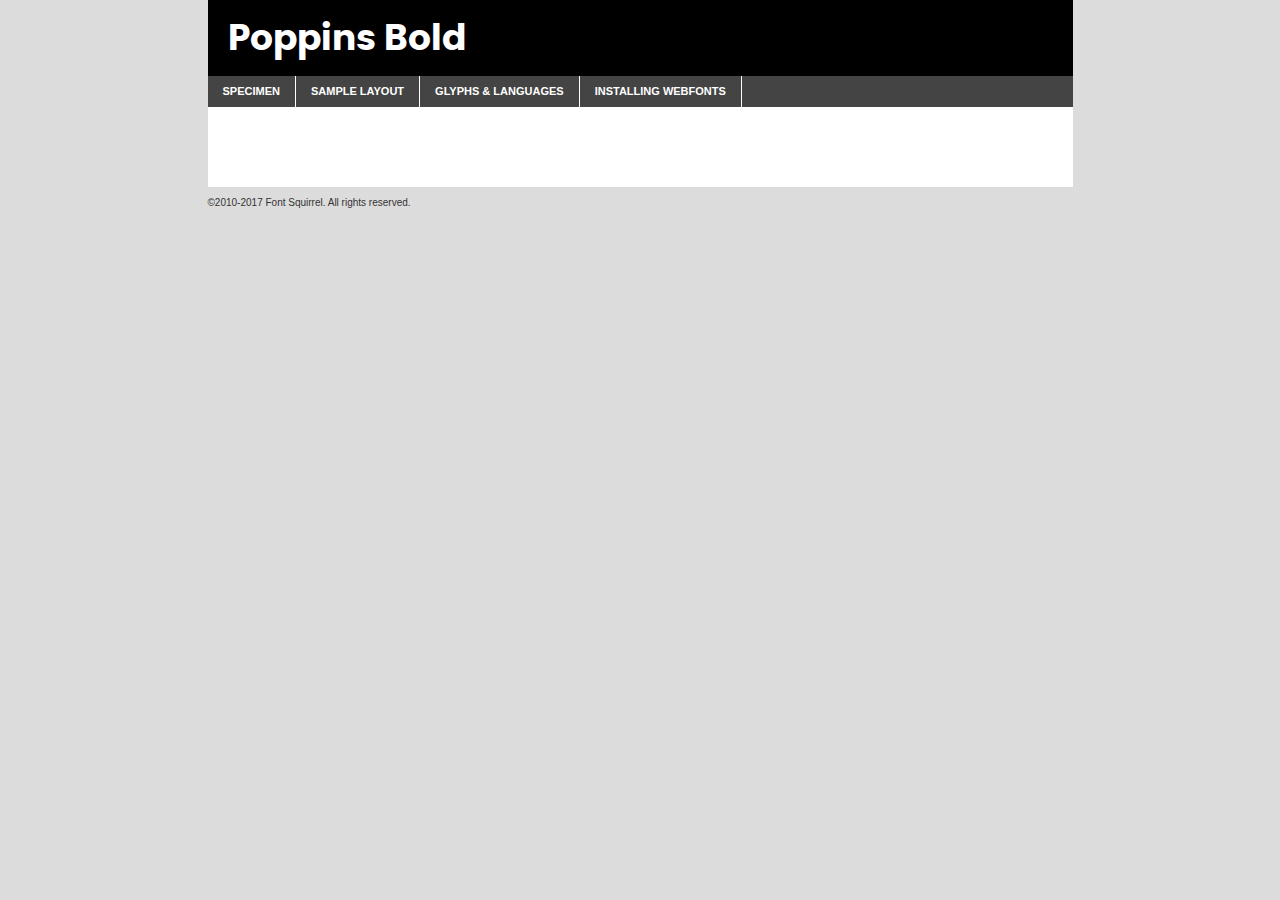
<file: assets/projetos/landing page2/fonts/poppins-bold-demo.html>
<!DOCTYPE html PUBLIC "-//W3C//DTD XHTML 1.0 Transitional//EN"
	"http://www.w3.org/TR/xhtml1/DTD/xhtml1-transitional.dtd">

<html xmlns="http://www.w3.org/1999/xhtml" xml:lang="en" lang="en">
<head>
	<meta http-equiv="Content-Type" content="text/html; charset=utf-8" />
	<script src="http://ajax.googleapis.com/ajax/libs/jquery/1.7.2/jquery.min.js" type="text/javascript" charset="utf-8"></script>
	<script type="text/javascript">
	(function($){$.fn.easyTabs=function(option){var param=jQuery.extend({fadeSpeed:"fast",defaultContent:1,activeClass:'active'},option);$(this).each(function(){var thisId="#"+this.id;if(param.defaultContent==''){param.defaultContent=1;}
	if(typeof param.defaultContent=="number")
	{var defaultTab=$(thisId+" .tabs li:eq("+(param.defaultContent-1)+") a").attr('href').substr(1);}else{var defaultTab=param.defaultContent;}
	$(thisId+" .tabs li a").each(function(){var tabToHide=$(this).attr('href').substr(1);$("#"+tabToHide).addClass('easytabs-tab-content');});hideAll();changeContent(defaultTab);function hideAll(){$(thisId+" .easytabs-tab-content").hide();}
	function changeContent(tabId){hideAll();$(thisId+" .tabs li").removeClass(param.activeClass);$(thisId+" .tabs li a[href=#"+tabId+"]").closest('li').addClass(param.activeClass);if(param.fadeSpeed!="none")
	{$(thisId+" #"+tabId).fadeIn(param.fadeSpeed);}else{$(thisId+" #"+tabId).show();}}
	$(thisId+" .tabs li").click(function(){var tabId=$(this).find('a').attr('href').substr(1);changeContent(tabId);return false;});});}})(jQuery);
	</script>
	<link rel="stylesheet" href="specimen_files/specimen_stylesheet.css" type="text/css" charset="utf-8" />
	<link rel="stylesheet" href="stylesheet.css" type="text/css" charset="utf-8" />

	<style type="text/css">
					body{
				font-family: 'poppinsbold';
							}
		</style>

	<title>Poppins Bold Specimen</title>
	
	
	<script type="text/javascript" charset="utf-8">
		$(document).ready(function() {
			$('#container').easyTabs({defaultContent:1});
		});
	</script>
</head>

<body>
<div id="container">
	<div id="header">
		Poppins Bold	</div>
	<ul class="tabs">
		<li><a href="#specimen">Specimen</a></li>
		<li><a href="#layout">Sample Layout</a></li>
				<li><a href="#glyphs">Glyphs &amp; Languages</a></li>
		<li><a href="#installing">Installing Webfonts</a></li>
		
	</ul>
	
	<div id="main_content">

		
			<div id="specimen">
		
				<div class="section">
					<div class="grid12 firstcol">
						<div class="huge">AaBb</div>
					</div>
				</div>
		
				<div class="section">
					<div class="glyph_range">A&#x200B;B&#x200b;C&#x200b;D&#x200b;E&#x200b;F&#x200b;G&#x200b;H&#x200b;I&#x200b;J&#x200b;K&#x200b;L&#x200b;M&#x200b;N&#x200b;O&#x200b;P&#x200b;Q&#x200b;R&#x200b;S&#x200b;T&#x200b;U&#x200b;V&#x200b;W&#x200b;X&#x200b;Y&#x200b;Z&#x200b;a&#x200b;b&#x200b;c&#x200b;d&#x200b;e&#x200b;f&#x200b;g&#x200b;h&#x200b;i&#x200b;j&#x200b;k&#x200b;l&#x200b;m&#x200b;n&#x200b;o&#x200b;p&#x200b;q&#x200b;r&#x200b;s&#x200b;t&#x200b;u&#x200b;v&#x200b;w&#x200b;x&#x200b;y&#x200b;z&#x200b;1&#x200b;2&#x200b;3&#x200b;4&#x200b;5&#x200b;6&#x200b;7&#x200b;8&#x200b;9&#x200b;0&#x200b;&amp;&#x200b;.&#x200b;,&#x200b;?&#x200b;!&#x200b;&#64;&#x200b;(&#x200b;)&#x200b;#&#x200b;$&#x200b;%&#x200b;*&#x200b;+&#x200b;-&#x200b;=&#x200b;:&#x200b;;</div>
				</div>
				<div class="section">
					<div class="grid12 firstcol">
						<table class="sample_table">
							<tr><td>10</td><td class="size10">abcdefghijklmnopqrstuvwxyzABCDEFGHIJKLMNOPQRSTUVWXYZ0123456789abcdefghijklmnopqrstuvwxyzABCDEFGHIJKLMNOPQRSTUVWXYZ0123456789abcdefghijklmnopqrstuvwxyzABCDEFGHIJKLMNOPQRSTUVWXYZ</td></tr>
							<tr><td>11</td><td class="size11">abcdefghijklmnopqrstuvwxyzABCDEFGHIJKLMNOPQRSTUVWXYZ0123456789abcdefghijklmnopqrstuvwxyzABCDEFGHIJKLMNOPQRSTUVWXYZ0123456789abcdefghijklmnopqrstuvwxyzABCDEFGHIJKLMNOPQRSTUVWXYZ</td></tr>
							<tr><td>12</td><td class="size12">abcdefghijklmnopqrstuvwxyzABCDEFGHIJKLMNOPQRSTUVWXYZ0123456789abcdefghijklmnopqrstuvwxyzABCDEFGHIJKLMNOPQRSTUVWXYZ0123456789abcdefghijklmnopqrstuvwxyzABCDEFGHIJKLMNOPQRSTUVWXYZ</td></tr>
							<tr><td>13</td><td class="size13">abcdefghijklmnopqrstuvwxyzABCDEFGHIJKLMNOPQRSTUVWXYZ0123456789abcdefghijklmnopqrstuvwxyzABCDEFGHIJKLMNOPQRSTUVWXYZ0123456789abcdefghijklmnopqrstuvwxyzABCDEFGHIJKLMNOPQRSTUVWXYZ</td></tr>
							<tr><td>14</td><td class="size14">abcdefghijklmnopqrstuvwxyzABCDEFGHIJKLMNOPQRSTUVWXYZ0123456789abcdefghijklmnopqrstuvwxyzABCDEFGHIJKLMNOPQRSTUVWXYZ0123456789abcdefghijklmnopqrstuvwxyzABCDEFGHIJKLMNOPQRSTUVWXYZ</td></tr>
							<tr><td>16</td><td class="size16">abcdefghijklmnopqrstuvwxyzABCDEFGHIJKLMNOPQRSTUVWXYZ0123456789abcdefghijklmnopqrstuvwxyzABCDEFGHIJKLMNOPQRSTUVWXYZ</td></tr>
							<tr><td>18</td><td class="size18">abcdefghijklmnopqrstuvwxyzABCDEFGHIJKLMNOPQRSTUVWXYZ0123456789abcdefghijklmnopqrstuvwxyzABCDEFGHIJKLMNOPQRSTUVWXYZ</td></tr>
							<tr><td>20</td><td class="size20">abcdefghijklmnopqrstuvwxyzABCDEFGHIJKLMNOPQRSTUVWXYZ0123456789abcdefghijklmnopqrstuvwxyzABCDEFGHIJKLMNOPQRSTUVWXYZ</td></tr>
							<tr><td>24</td><td class="size24">abcdefghijklmnopqrstuvwxyzABCDEFGHIJKLMNOPQRSTUVWXYZ0123456789abcdefghijklmnopqrstuvwxyzABCDEFGHIJKLMNOPQRSTUVWXYZ</td></tr>
							<tr><td>30</td><td class="size30">abcdefghijklmnopqrstuvwxyzABCDEFGHIJKLMNOPQRSTUVWXYZ0123456789abcdefghijklmnopqrstuvwxyzABCDEFGHIJKLMNOPQRSTUVWXYZ</td></tr>
							<tr><td>36</td><td class="size36">abcdefghijklmnopqrstuvwxyzABCDEFGHIJKLMNOPQRSTUVWXYZ0123456789abcdefghijklmnopqrstuvwxyzABCDEFGHIJKLMNOPQRSTUVWXYZ</td></tr>
							<tr><td>48</td><td class="size48">abcdefghijklmnopqrstuvwxyzABCDEFGHIJKLMNOPQRSTUVWXYZ0123456789abcdefghijklmnopqrstuvwxyzABCDEFGHIJKLMNOPQRSTUVWXYZ</td></tr>
							<tr><td>60</td><td class="size60">abcdefghijklmnopqrstuvwxyzABCDEFGHIJKLMNOPQRSTUVWXYZ0123456789abcdefghijklmnopqrstuvwxyzABCDEFGHIJKLMNOPQRSTUVWXYZ</td></tr>
							<tr><td>72</td><td class="size72">abcdefghijklmnopqrstuvwxyzABCDEFGHIJKLMNOPQRSTUVWXYZ0123456789abcdefghijklmnopqrstuvwxyzABCDEFGHIJKLMNOPQRSTUVWXYZ</td></tr>
							<tr><td>90</td><td class="size90">abcdefghijklmnopqrstuvwxyzABCDEFGHIJKLMNOPQRSTUVWXYZ0123456789abcdefghijklmnopqrstuvwxyzABCDEFGHIJKLMNOPQRSTUVWXYZ</td></tr>
						</table>
				
					</div>
			
				</div>
		
		
		
								<div class="section" id="bodycomparison">


										<div id="xheight">
				<div class="fontbody">&#x25FC;&#x25FC;&#x25FC;&#x25FC;&#x25FC;&#x25FC;&#x25FC;&#x25FC;&#x25FC;&#x25FC;&#x25FC;&#x25FC;&#x25FC;&#x25FC;&#x25FC;&#x25FC;&#x25FC;&#x25FC;&#x25FC;&#x25FC;&#x25FC;&#x25FC;&#x25FC;&#x25FC;&#x25FC;&#x25FC;&#x25FC;&#x25FC;&#x25FC;&#x25FC;&#x25FC;&#x25FC;&#x25FC;&#x25FC;&#x25FC;&#x25FC;&#x25FC;&#x25FC;&#x25FC;&#x25FC;&#x25FC;&#x25FC;&#x25FC;&#x25FC;&#x25FC;&#x25FC;&#x25FC;&#x25FC;&#x25FC;&#x25FC;&#x25FC;&#x25FC;&#x25FC;&#x25FC;&#x25FC;&#x25FC;&#x25FC;&#x25FC;&#x25FC;&#x25FC;&#x25FC;&#x25FC;&#x25FC;&#x25FC;&#x25FC;&#x25FC;&#x25FC;&#x25FC;&#x25FC;&#x25FC;&#x25FC;&#x25FC;&#x25FC;&#x25FC;&#x25FC;&#x25FC;&#x25FC;&#x25FC;&#x25FC;&#x25FC;&#x25FC;&#x25FC;&#x25FC;&#x25FC;&#x25FC;&#x25FC;&#x25FC;&#x25FC;&#x25FC;&#x25FC;&#x25FC;&#x25FC;&#x25FC;&#x25FC;&#x25FC;&#x25FC;&#x25FC;&#x25FC;&#x25FC;body</div><div class="arialbody">body</div><div class="verdanabody">body</div><div class="georgiabody">body</div></div>
										<div class="fontbody" style="z-index:1">
											body<span>Poppins Bold</span>
										</div>
										<div class="arialbody" style="z-index:1">
											body<span>Arial</span>
										</div>
										<div class="verdanabody" style="z-index:1">
											body<span>Verdana</span>
										</div>
										<div class="georgiabody" style="z-index:1">
											body<span>Georgia</span>
										</div>



								</div>
		
		
				<div class="section psample psample_row1" id="">
					
					<div class="grid2 firstcol">
						<p class="size10"><span>10.</span>Aenean lacinia bibendum nulla sed consectetur. Fusce dapibus, tellus ac cursus commodo, tortor mauris condimentum nibh, ut fermentum massa justo sit amet risus. Nullam id dolor id nibh ultricies vehicula ut id elit. Cum sociis natoque penatibus et magnis dis parturient montes, nascetur ridiculus mus. Nulla vitae elit libero, a pharetra augue.</p>
			
					</div>
					<div class="grid3">
						<p class="size11"><span>11.</span>Aenean lacinia bibendum nulla sed consectetur. Fusce dapibus, tellus ac cursus commodo, tortor mauris condimentum nibh, ut fermentum massa justo sit amet risus. Nullam id dolor id nibh ultricies vehicula ut id elit. Cum sociis natoque penatibus et magnis dis parturient montes, nascetur ridiculus mus. Nulla vitae elit libero, a pharetra augue.</p>
			
					</div>
					<div class="grid3">
						<p class="size12"><span>12.</span>Aenean lacinia bibendum nulla sed consectetur. Fusce dapibus, tellus ac cursus commodo, tortor mauris condimentum nibh, ut fermentum massa justo sit amet risus. Nullam id dolor id nibh ultricies vehicula ut id elit. Cum sociis natoque penatibus et magnis dis parturient montes, nascetur ridiculus mus. Nulla vitae elit libero, a pharetra augue.</p>
			
					</div>
					<div class="grid4">
						<p class="size13"><span>13.</span>Aenean lacinia bibendum nulla sed consectetur. Fusce dapibus, tellus ac cursus commodo, tortor mauris condimentum nibh, ut fermentum massa justo sit amet risus. Nullam id dolor id nibh ultricies vehicula ut id elit. Cum sociis natoque penatibus et magnis dis parturient montes, nascetur ridiculus mus. Nulla vitae elit libero, a pharetra augue.</p>
			
					</div>
					<div class="white_blend"></div>
					
				</div>
				<div class="section psample psample_row2" id="">
					<div class="grid3 firstcol">
						<p class="size14"><span>14.</span>Aenean lacinia bibendum nulla sed consectetur. Fusce dapibus, tellus ac cursus commodo, tortor mauris condimentum nibh, ut fermentum massa justo sit amet risus. Nullam id dolor id nibh ultricies vehicula ut id elit. Cum sociis natoque penatibus et magnis dis parturient montes, nascetur ridiculus mus. Nulla vitae elit libero, a pharetra augue.</p>
			
					</div>
					<div class="grid4">
						<p class="size16"><span>16.</span>Aenean lacinia bibendum nulla sed consectetur. Fusce dapibus, tellus ac cursus commodo, tortor mauris condimentum nibh, ut fermentum massa justo sit amet risus. Nullam id dolor id nibh ultricies vehicula ut id elit. Cum sociis natoque penatibus et magnis dis parturient montes, nascetur ridiculus mus. Nulla vitae elit libero, a pharetra augue.</p>
			
					</div>
					<div class="grid5">
						<p class="size18"><span>18.</span>Aenean lacinia bibendum nulla sed consectetur. Fusce dapibus, tellus ac cursus commodo, tortor mauris condimentum nibh, ut fermentum massa justo sit amet risus. Nullam id dolor id nibh ultricies vehicula ut id elit. Cum sociis natoque penatibus et magnis dis parturient montes, nascetur ridiculus mus. Nulla vitae elit libero, a pharetra augue.</p>
			
					</div>

					<div class="white_blend"></div>

				</div>
				
				<div class="section psample psample_row3" id="">
					<div class="grid5 firstcol">
						<p class="size20"><span>20.</span>Aenean lacinia bibendum nulla sed consectetur. Fusce dapibus, tellus ac cursus commodo, tortor mauris condimentum nibh, ut fermentum massa justo sit amet risus. Nullam id dolor id nibh ultricies vehicula ut id elit. Cum sociis natoque penatibus et magnis dis parturient montes, nascetur ridiculus mus. Nulla vitae elit libero, a pharetra augue.</p>
					</div>
					<div class="grid7">
						<p class="size24"><span>24.</span>Aenean lacinia bibendum nulla sed consectetur. Fusce dapibus, tellus ac cursus commodo, tortor mauris condimentum nibh, ut fermentum massa justo sit amet risus. Nullam id dolor id nibh ultricies vehicula ut id elit. Cum sociis natoque penatibus et magnis dis parturient montes, nascetur ridiculus mus. Nulla vitae elit libero, a pharetra augue.</p>
					</div>
					
					<div class="white_blend"></div>
					
				</div>
				
				<div class="section psample psample_row4" id="">
					<div class="grid12 firstcol">
						<p class="size30"><span>30.</span>Aenean lacinia bibendum nulla sed consectetur. Fusce dapibus, tellus ac cursus commodo, tortor mauris condimentum nibh, ut fermentum massa justo sit amet risus. Nullam id dolor id nibh ultricies vehicula ut id elit. Cum sociis natoque penatibus et magnis dis parturient montes, nascetur ridiculus mus. Nulla vitae elit libero, a pharetra augue.</p>
					</div>
					<div class="white_blend"></div>
					
				</div>
				
				
				
				<div class="section psample psample_row1 fullreverse">
					<div class="grid2 firstcol">
						<p class="size10"><span>10.</span>Aenean lacinia bibendum nulla sed consectetur. Fusce dapibus, tellus ac cursus commodo, tortor mauris condimentum nibh, ut fermentum massa justo sit amet risus. Nullam id dolor id nibh ultricies vehicula ut id elit. Cum sociis natoque penatibus et magnis dis parturient montes, nascetur ridiculus mus. Nulla vitae elit libero, a pharetra augue.</p>
			
					</div>
					<div class="grid3">
						<p class="size11"><span>11.</span>Aenean lacinia bibendum nulla sed consectetur. Fusce dapibus, tellus ac cursus commodo, tortor mauris condimentum nibh, ut fermentum massa justo sit amet risus. Nullam id dolor id nibh ultricies vehicula ut id elit. Cum sociis natoque penatibus et magnis dis parturient montes, nascetur ridiculus mus. Nulla vitae elit libero, a pharetra augue.</p>
			
					</div>
					<div class="grid3">
						<p class="size12"><span>12.</span>Aenean lacinia bibendum nulla sed consectetur. Fusce dapibus, tellus ac cursus commodo, tortor mauris condimentum nibh, ut fermentum massa justo sit amet risus. Nullam id dolor id nibh ultricies vehicula ut id elit. Cum sociis natoque penatibus et magnis dis parturient montes, nascetur ridiculus mus. Nulla vitae elit libero, a pharetra augue.</p>
			
					</div>
					<div class="grid4">
						<p class="size13"><span>13.</span>Aenean lacinia bibendum nulla sed consectetur. Fusce dapibus, tellus ac cursus commodo, tortor mauris condimentum nibh, ut fermentum massa justo sit amet risus. Nullam id dolor id nibh ultricies vehicula ut id elit. Cum sociis natoque penatibus et magnis dis parturient montes, nascetur ridiculus mus. Nulla vitae elit libero, a pharetra augue.</p>
			
					</div>
					<div class="black_blend"></div>
					
				</div>
				
				<div class="section psample psample_row2 fullreverse">
					<div class="grid3 firstcol">
						<p class="size14"><span>14.</span>Aenean lacinia bibendum nulla sed consectetur. Fusce dapibus, tellus ac cursus commodo, tortor mauris condimentum nibh, ut fermentum massa justo sit amet risus. Nullam id dolor id nibh ultricies vehicula ut id elit. Cum sociis natoque penatibus et magnis dis parturient montes, nascetur ridiculus mus. Nulla vitae elit libero, a pharetra augue.</p>
			
					</div>
					<div class="grid4">
						<p class="size16"><span>16.</span>Aenean lacinia bibendum nulla sed consectetur. Fusce dapibus, tellus ac cursus commodo, tortor mauris condimentum nibh, ut fermentum massa justo sit amet risus. Nullam id dolor id nibh ultricies vehicula ut id elit. Cum sociis natoque penatibus et magnis dis parturient montes, nascetur ridiculus mus. Nulla vitae elit libero, a pharetra augue.</p>
			
					</div>
					<div class="grid5">
						<p class="size18"><span>18.</span>Aenean lacinia bibendum nulla sed consectetur. Fusce dapibus, tellus ac cursus commodo, tortor mauris condimentum nibh, ut fermentum massa justo sit amet risus. Nullam id dolor id nibh ultricies vehicula ut id elit. Cum sociis natoque penatibus et magnis dis parturient montes, nascetur ridiculus mus. Nulla vitae elit libero, a pharetra augue.</p>
			
					</div>
					<div class="black_blend"></div>

				</div>
				
				<div class="section psample fullreverse psample_row3" id="">
					<div class="grid5 firstcol">
						<p class="size20"><span>20.</span>Aenean lacinia bibendum nulla sed consectetur. Fusce dapibus, tellus ac cursus commodo, tortor mauris condimentum nibh, ut fermentum massa justo sit amet risus. Nullam id dolor id nibh ultricies vehicula ut id elit. Cum sociis natoque penatibus et magnis dis parturient montes, nascetur ridiculus mus. Nulla vitae elit libero, a pharetra augue.</p>
					</div>
					<div class="grid7">
						<p class="size24"><span>24.</span>Aenean lacinia bibendum nulla sed consectetur. Fusce dapibus, tellus ac cursus commodo, tortor mauris condimentum nibh, ut fermentum massa justo sit amet risus. Nullam id dolor id nibh ultricies vehicula ut id elit. Cum sociis natoque penatibus et magnis dis parturient montes, nascetur ridiculus mus. Nulla vitae elit libero, a pharetra augue.</p>
					</div>
					
					<div class="black_blend"></div>
					
				</div>
				
				<div class="section psample fullreverse psample_row4" id="" style="border-bottom: 20px #000 solid;">
					<div class="grid12 firstcol">
						<p class="size30"><span>30.</span>Aenean lacinia bibendum nulla sed consectetur. Fusce dapibus, tellus ac cursus commodo, tortor mauris condimentum nibh, ut fermentum massa justo sit amet risus. Nullam id dolor id nibh ultricies vehicula ut id elit. Cum sociis natoque penatibus et magnis dis parturient montes, nascetur ridiculus mus. Nulla vitae elit libero, a pharetra augue.</p>
					</div>
					<div class="black_blend"></div>
					
				</div>
				
				
				
				
			</div>
			
			<div id="layout">
				
				<div class="section">
					
					<div class="grid12 firstcol">
						<h1>Lorem Ipsum Dolor</h1>
						<h2>Etiam porta sem malesuada magna mollis euismod</h2>
						
						<p class="byline">By <a href="#link">Aenean Lacinia</a></p>
					</div>
				</div>
				<div class="section">
					<div class="grid8 firstcol">
						<p class="large">Donec sed odio dui. Morbi leo risus, porta ac consectetur ac, vestibulum at eros. Fusce dapibus, tellus ac cursus commodo, tortor mauris condimentum nibh, ut fermentum massa justo sit amet risus. </p>

						
						<h3>Pellentesque ornare sem</h3>

						<p>Maecenas sed diam eget risus varius blandit sit amet non magna. Maecenas faucibus mollis interdum. Donec ullamcorper nulla non metus auctor fringilla. Nullam id dolor id nibh ultricies vehicula ut id elit. Nullam id dolor id nibh ultricies vehicula ut id elit. </p>

						<p>Aenean eu leo quam. Pellentesque ornare sem lacinia quam venenatis vestibulum. Lorem ipsum dolor sit amet, consectetur adipiscing elit. Cum sociis natoque penatibus et magnis dis parturient montes, nascetur ridiculus mus. </p>

						<p>Nulla vitae elit libero, a pharetra augue. Praesent commodo cursus magna, vel scelerisque nisl consectetur et. Aenean lacinia bibendum nulla sed consectetur. </p>

						<p>Nullam quis risus eget urna mollis ornare vel eu leo. Nullam quis risus eget urna mollis ornare vel eu leo. Maecenas sed diam eget risus varius blandit sit amet non magna. Donec ullamcorper nulla non metus auctor fringilla. </p>

						<h3>Cras mattis consectetur</h3>

						<p>Aenean eu leo quam. Pellentesque ornare sem lacinia quam venenatis vestibulum. Aenean lacinia bibendum nulla sed consectetur. Integer posuere erat a ante venenatis dapibus posuere velit aliquet. Cras mattis consectetur purus sit amet fermentum. </p>

						<p>Nullam id dolor id nibh ultricies vehicula ut id elit. Nullam quis risus eget urna mollis ornare vel eu leo. Cras mattis consectetur purus sit amet fermentum.</p>
					</div>
					
					<div class="grid4 sidebar">
						
						<div class="box reverse">
							<p class="last">Nullam quis risus eget urna mollis ornare vel eu leo. Donec ullamcorper nulla non metus auctor fringilla. Cras mattis consectetur purus sit amet fermentum. Sed posuere consectetur est at lobortis. Lorem ipsum dolor sit amet, consectetur adipiscing elit. </p>
						</div>
						
						<p class="caption">Maecenas sed diam eget risus varius.</p>

						<p>Vestibulum id ligula porta felis euismod semper. Integer posuere erat a ante venenatis dapibus posuere velit aliquet. Vestibulum id ligula porta felis euismod semper. Sed posuere consectetur est at lobortis. Maecenas sed diam eget risus varius blandit sit amet non magna. Fusce dapibus, tellus ac cursus commodo, tortor mauris condimentum nibh, ut fermentum massa justo sit amet risus. </p>

					

						<p>Duis mollis, est non commodo luctus, nisi erat porttitor ligula, eget lacinia odio sem nec elit. Aenean lacinia bibendum nulla sed consectetur. Vivamus sagittis lacus vel augue laoreet rutrum faucibus dolor auctor. Aenean lacinia bibendum nulla sed consectetur. Nullam quis risus eget urna mollis ornare vel eu leo. </p>

						<p>Praesent commodo cursus magna, vel scelerisque nisl consectetur et. Donec ullamcorper nulla non metus auctor fringilla. Maecenas faucibus mollis interdum. Fusce dapibus, tellus ac cursus commodo, tortor mauris condimentum nibh, ut fermentum massa justo sit amet risus. </p>

					</div>
				</div>
				
			</div>


			



		<div id="glyphs">
			<div class="section">
				<div class="grid12 firstcol">
			
				<h1>Language Support</h1>
				<p>The subset of Poppins Bold in this kit supports the following languages:<br />
			
					Albanian, Basque, Breton, Chamorro, Danish, Dutch, English, Faroese, Finnish, French, Frisian, Galician, German, Icelandic, Italian, Malagasy, Norwegian, Portuguese, Spanish, Alsatian, Aragonese, Arapaho, Arrernte, Asturian, Aymara, Bislama, Cebuano, Corsican, Fijian, French_creole, Genoese, Gilbertese, Greenlandic, Haitian_creole, Hiligaynon, Hmong, Hopi, Ibanag, Iloko_ilokano, Indonesian, Interglossa_glosa, Interlingua, Irish_gaelic, Jerriais, Lojban, Lombard, Luxembourgeois, Manx, Mohawk, Norfolk_pitcairnese, Occitan, Oromo, Pangasinan, Papiamento, Piedmontese, Potawatomi, Rhaeto-romance, Romansh, Rotokas, Sami_lule, Samoan, Sardinian, Scots_gaelic, Seychelles_creole, Shona, Sicilian, Somali, Southern_ndebele, Swahili, Swati_swazi, Tagalog_filipino_pilipino, Tetum, Tok_pisin, Uyghur_latinized, Volapuk, Walloon, Warlpiri, Xhosa, Yapese, Zulu, Latinbasic, Ubasic, Demo				</p>
				<h1>Glyph Chart</h1>
				<p>The subset of Poppins Bold in this kit includes all the glyphs listed below. Unicode entities are included above each glyph to help you insert individual characters into your layout.</p>
				<div id="glyph_chart">
			
																														 <div><p>&amp;#13;</p>&#13;</div>
																				 <div><p>&amp;#32;</p>&#32;</div>
																				 <div><p>&amp;#33;</p>&#33;</div>
																				 <div><p>&amp;#34;</p>&#34;</div>
																				 <div><p>&amp;#35;</p>&#35;</div>
																				 <div><p>&amp;#36;</p>&#36;</div>
																				 <div><p>&amp;#37;</p>&#37;</div>
																				 <div><p>&amp;#38;</p>&#38;</div>
																				 <div><p>&amp;#39;</p>&#39;</div>
																				 <div><p>&amp;#40;</p>&#40;</div>
																				 <div><p>&amp;#41;</p>&#41;</div>
																				 <div><p>&amp;#42;</p>&#42;</div>
																				 <div><p>&amp;#43;</p>&#43;</div>
																				 <div><p>&amp;#44;</p>&#44;</div>
																				 <div><p>&amp;#45;</p>&#45;</div>
																				 <div><p>&amp;#46;</p>&#46;</div>
																				 <div><p>&amp;#47;</p>&#47;</div>
																				 <div><p>&amp;#48;</p>&#48;</div>
																				 <div><p>&amp;#49;</p>&#49;</div>
																				 <div><p>&amp;#50;</p>&#50;</div>
																				 <div><p>&amp;#51;</p>&#51;</div>
																				 <div><p>&amp;#52;</p>&#52;</div>
																				 <div><p>&amp;#53;</p>&#53;</div>
																				 <div><p>&amp;#54;</p>&#54;</div>
																				 <div><p>&amp;#55;</p>&#55;</div>
																				 <div><p>&amp;#56;</p>&#56;</div>
																				 <div><p>&amp;#57;</p>&#57;</div>
																				 <div><p>&amp;#58;</p>&#58;</div>
																				 <div><p>&amp;#59;</p>&#59;</div>
																				 <div><p>&amp;#60;</p>&#60;</div>
																				 <div><p>&amp;#61;</p>&#61;</div>
																				 <div><p>&amp;#62;</p>&#62;</div>
																				 <div><p>&amp;#63;</p>&#63;</div>
																				 <div><p>&amp;#64;</p>&#64;</div>
																				 <div><p>&amp;#65;</p>&#65;</div>
																				 <div><p>&amp;#66;</p>&#66;</div>
																				 <div><p>&amp;#67;</p>&#67;</div>
																				 <div><p>&amp;#68;</p>&#68;</div>
																				 <div><p>&amp;#69;</p>&#69;</div>
																				 <div><p>&amp;#70;</p>&#70;</div>
																				 <div><p>&amp;#71;</p>&#71;</div>
																				 <div><p>&amp;#72;</p>&#72;</div>
																				 <div><p>&amp;#73;</p>&#73;</div>
																				 <div><p>&amp;#74;</p>&#74;</div>
																				 <div><p>&amp;#75;</p>&#75;</div>
																				 <div><p>&amp;#76;</p>&#76;</div>
																				 <div><p>&amp;#77;</p>&#77;</div>
																				 <div><p>&amp;#78;</p>&#78;</div>
																				 <div><p>&amp;#79;</p>&#79;</div>
																				 <div><p>&amp;#80;</p>&#80;</div>
																				 <div><p>&amp;#81;</p>&#81;</div>
																				 <div><p>&amp;#82;</p>&#82;</div>
																				 <div><p>&amp;#83;</p>&#83;</div>
																				 <div><p>&amp;#84;</p>&#84;</div>
																				 <div><p>&amp;#85;</p>&#85;</div>
																				 <div><p>&amp;#86;</p>&#86;</div>
																				 <div><p>&amp;#87;</p>&#87;</div>
																				 <div><p>&amp;#88;</p>&#88;</div>
																				 <div><p>&amp;#89;</p>&#89;</div>
																				 <div><p>&amp;#90;</p>&#90;</div>
																				 <div><p>&amp;#91;</p>&#91;</div>
																				 <div><p>&amp;#92;</p>&#92;</div>
																				 <div><p>&amp;#93;</p>&#93;</div>
																				 <div><p>&amp;#94;</p>&#94;</div>
																				 <div><p>&amp;#95;</p>&#95;</div>
																				 <div><p>&amp;#96;</p>&#96;</div>
																				 <div><p>&amp;#97;</p>&#97;</div>
																				 <div><p>&amp;#98;</p>&#98;</div>
																				 <div><p>&amp;#99;</p>&#99;</div>
																				 <div><p>&amp;#100;</p>&#100;</div>
																				 <div><p>&amp;#101;</p>&#101;</div>
																				 <div><p>&amp;#102;</p>&#102;</div>
																				 <div><p>&amp;#103;</p>&#103;</div>
																				 <div><p>&amp;#104;</p>&#104;</div>
																				 <div><p>&amp;#105;</p>&#105;</div>
																				 <div><p>&amp;#106;</p>&#106;</div>
																				 <div><p>&amp;#107;</p>&#107;</div>
																				 <div><p>&amp;#108;</p>&#108;</div>
																				 <div><p>&amp;#109;</p>&#109;</div>
																				 <div><p>&amp;#110;</p>&#110;</div>
																				 <div><p>&amp;#111;</p>&#111;</div>
																				 <div><p>&amp;#112;</p>&#112;</div>
																				 <div><p>&amp;#113;</p>&#113;</div>
																				 <div><p>&amp;#114;</p>&#114;</div>
																				 <div><p>&amp;#115;</p>&#115;</div>
																				 <div><p>&amp;#116;</p>&#116;</div>
																				 <div><p>&amp;#117;</p>&#117;</div>
																				 <div><p>&amp;#118;</p>&#118;</div>
																				 <div><p>&amp;#119;</p>&#119;</div>
																				 <div><p>&amp;#120;</p>&#120;</div>
																				 <div><p>&amp;#121;</p>&#121;</div>
																				 <div><p>&amp;#122;</p>&#122;</div>
																				 <div><p>&amp;#123;</p>&#123;</div>
																				 <div><p>&amp;#124;</p>&#124;</div>
																				 <div><p>&amp;#125;</p>&#125;</div>
																				 <div><p>&amp;#126;</p>&#126;</div>
																				 <div><p>&amp;#160;</p>&#160;</div>
																				 <div><p>&amp;#161;</p>&#161;</div>
																				 <div><p>&amp;#162;</p>&#162;</div>
																				 <div><p>&amp;#163;</p>&#163;</div>
																				 <div><p>&amp;#164;</p>&#164;</div>
																				 <div><p>&amp;#165;</p>&#165;</div>
																				 <div><p>&amp;#166;</p>&#166;</div>
																				 <div><p>&amp;#167;</p>&#167;</div>
																				 <div><p>&amp;#168;</p>&#168;</div>
																				 <div><p>&amp;#169;</p>&#169;</div>
																				 <div><p>&amp;#170;</p>&#170;</div>
																				 <div><p>&amp;#171;</p>&#171;</div>
																				 <div><p>&amp;#172;</p>&#172;</div>
																				 <div><p>&amp;#173;</p>&#173;</div>
																				 <div><p>&amp;#174;</p>&#174;</div>
																				 <div><p>&amp;#175;</p>&#175;</div>
																				 <div><p>&amp;#176;</p>&#176;</div>
																				 <div><p>&amp;#177;</p>&#177;</div>
																				 <div><p>&amp;#178;</p>&#178;</div>
																				 <div><p>&amp;#179;</p>&#179;</div>
																				 <div><p>&amp;#180;</p>&#180;</div>
																				 <div><p>&amp;#181;</p>&#181;</div>
																				 <div><p>&amp;#182;</p>&#182;</div>
																				 <div><p>&amp;#183;</p>&#183;</div>
																				 <div><p>&amp;#184;</p>&#184;</div>
																				 <div><p>&amp;#185;</p>&#185;</div>
																				 <div><p>&amp;#186;</p>&#186;</div>
																				 <div><p>&amp;#187;</p>&#187;</div>
																				 <div><p>&amp;#188;</p>&#188;</div>
																				 <div><p>&amp;#189;</p>&#189;</div>
																				 <div><p>&amp;#190;</p>&#190;</div>
																				 <div><p>&amp;#191;</p>&#191;</div>
																				 <div><p>&amp;#192;</p>&#192;</div>
																				 <div><p>&amp;#193;</p>&#193;</div>
																				 <div><p>&amp;#194;</p>&#194;</div>
																				 <div><p>&amp;#195;</p>&#195;</div>
																				 <div><p>&amp;#196;</p>&#196;</div>
																				 <div><p>&amp;#197;</p>&#197;</div>
																				 <div><p>&amp;#198;</p>&#198;</div>
																				 <div><p>&amp;#199;</p>&#199;</div>
																				 <div><p>&amp;#200;</p>&#200;</div>
																				 <div><p>&amp;#201;</p>&#201;</div>
																				 <div><p>&amp;#202;</p>&#202;</div>
																				 <div><p>&amp;#203;</p>&#203;</div>
																				 <div><p>&amp;#204;</p>&#204;</div>
																				 <div><p>&amp;#205;</p>&#205;</div>
																				 <div><p>&amp;#206;</p>&#206;</div>
																				 <div><p>&amp;#207;</p>&#207;</div>
																				 <div><p>&amp;#208;</p>&#208;</div>
																				 <div><p>&amp;#209;</p>&#209;</div>
																				 <div><p>&amp;#210;</p>&#210;</div>
																				 <div><p>&amp;#211;</p>&#211;</div>
																				 <div><p>&amp;#212;</p>&#212;</div>
																				 <div><p>&amp;#213;</p>&#213;</div>
																				 <div><p>&amp;#214;</p>&#214;</div>
																				 <div><p>&amp;#215;</p>&#215;</div>
																				 <div><p>&amp;#216;</p>&#216;</div>
																				 <div><p>&amp;#217;</p>&#217;</div>
																				 <div><p>&amp;#218;</p>&#218;</div>
																				 <div><p>&amp;#219;</p>&#219;</div>
																				 <div><p>&amp;#220;</p>&#220;</div>
																				 <div><p>&amp;#221;</p>&#221;</div>
																				 <div><p>&amp;#222;</p>&#222;</div>
																				 <div><p>&amp;#223;</p>&#223;</div>
																				 <div><p>&amp;#224;</p>&#224;</div>
																				 <div><p>&amp;#225;</p>&#225;</div>
																				 <div><p>&amp;#226;</p>&#226;</div>
																				 <div><p>&amp;#227;</p>&#227;</div>
																				 <div><p>&amp;#228;</p>&#228;</div>
																				 <div><p>&amp;#229;</p>&#229;</div>
																				 <div><p>&amp;#230;</p>&#230;</div>
																				 <div><p>&amp;#231;</p>&#231;</div>
																				 <div><p>&amp;#232;</p>&#232;</div>
																				 <div><p>&amp;#233;</p>&#233;</div>
																				 <div><p>&amp;#234;</p>&#234;</div>
																				 <div><p>&amp;#235;</p>&#235;</div>
																				 <div><p>&amp;#236;</p>&#236;</div>
																				 <div><p>&amp;#237;</p>&#237;</div>
																				 <div><p>&amp;#238;</p>&#238;</div>
																				 <div><p>&amp;#239;</p>&#239;</div>
																				 <div><p>&amp;#240;</p>&#240;</div>
																				 <div><p>&amp;#241;</p>&#241;</div>
																				 <div><p>&amp;#242;</p>&#242;</div>
																				 <div><p>&amp;#243;</p>&#243;</div>
																				 <div><p>&amp;#244;</p>&#244;</div>
																				 <div><p>&amp;#245;</p>&#245;</div>
																				 <div><p>&amp;#246;</p>&#246;</div>
																				 <div><p>&amp;#247;</p>&#247;</div>
																				 <div><p>&amp;#248;</p>&#248;</div>
																				 <div><p>&amp;#249;</p>&#249;</div>
																				 <div><p>&amp;#250;</p>&#250;</div>
																				 <div><p>&amp;#251;</p>&#251;</div>
																				 <div><p>&amp;#252;</p>&#252;</div>
																				 <div><p>&amp;#253;</p>&#253;</div>
																				 <div><p>&amp;#254;</p>&#254;</div>
																				 <div><p>&amp;#255;</p>&#255;</div>
																				 <div><p>&amp;#338;</p>&#338;</div>
																				 <div><p>&amp;#339;</p>&#339;</div>
																				 <div><p>&amp;#376;</p>&#376;</div>
																				 <div><p>&amp;#710;</p>&#710;</div>
																				 <div><p>&amp;#732;</p>&#732;</div>
																				 <div><p>&amp;#8192;</p>&#8192;</div>
																				 <div><p>&amp;#8193;</p>&#8193;</div>
																				 <div><p>&amp;#8194;</p>&#8194;</div>
																				 <div><p>&amp;#8195;</p>&#8195;</div>
																				 <div><p>&amp;#8196;</p>&#8196;</div>
																				 <div><p>&amp;#8197;</p>&#8197;</div>
																				 <div><p>&amp;#8198;</p>&#8198;</div>
																				 <div><p>&amp;#8199;</p>&#8199;</div>
																				 <div><p>&amp;#8200;</p>&#8200;</div>
																				 <div><p>&amp;#8201;</p>&#8201;</div>
																				 <div><p>&amp;#8202;</p>&#8202;</div>
																				 <div><p>&amp;#8208;</p>&#8208;</div>
																				 <div><p>&amp;#8209;</p>&#8209;</div>
																				 <div><p>&amp;#8210;</p>&#8210;</div>
																				 <div><p>&amp;#8211;</p>&#8211;</div>
																				 <div><p>&amp;#8212;</p>&#8212;</div>
																				 <div><p>&amp;#8216;</p>&#8216;</div>
																				 <div><p>&amp;#8217;</p>&#8217;</div>
																				 <div><p>&amp;#8218;</p>&#8218;</div>
																				 <div><p>&amp;#8220;</p>&#8220;</div>
																				 <div><p>&amp;#8221;</p>&#8221;</div>
																				 <div><p>&amp;#8222;</p>&#8222;</div>
																				 <div><p>&amp;#8226;</p>&#8226;</div>
																				 <div><p>&amp;#8230;</p>&#8230;</div>
																				 <div><p>&amp;#8239;</p>&#8239;</div>
																				 <div><p>&amp;#8249;</p>&#8249;</div>
																				 <div><p>&amp;#8250;</p>&#8250;</div>
																				 <div><p>&amp;#8287;</p>&#8287;</div>
																				 <div><p>&amp;#8364;</p>&#8364;</div>
																				 <div><p>&amp;#8482;</p>&#8482;</div>
																				 <div><p>&amp;#64257;</p>&#64257;</div>
																				 <div><p>&amp;#64258;</p>&#64258;</div>
																																																</div>	
				</div>
		
		
			</div>
		</div>
		
		
		<div id="specs">
			
		</div>
	
		<div id="installing">
			<div class="section">
				<div class="grid7 firstcol">
					<h1>Installing Webfonts</h1>
					
					<p>Webfonts are supported by all major browser platforms but not all in the same way. There are currently four different font formats that must be included in order to target all browsers. This includes TTF, WOFF, EOT and SVG.</p>
					
					<h2>1. Upload your webfonts</h2>
					<p>You must upload your webfont kit to your website. They should be in or near the same directory as your CSS files.</p>
					
					<h2>2. Include the webfont stylesheet</h2>
					<p>A special CSS @font-face declaration helps the various browsers select the appropriate font it needs without causing you a bunch of headaches. Learn more about this syntax by reading the <a href="https://www.fontspring.com/blog/further-hardening-of-the-bulletproof-syntax">Fontspring blog post</a> about it. The code for it is as follows:</p>


<code>
@font-face{ 
	font-family: 'MyWebFont';
	src: url('WebFont.eot');
	src: url('WebFont.eot?#iefix') format('embedded-opentype'),
	     url('WebFont.woff') format('woff'),
	     url('WebFont.ttf') format('truetype'),
	     url('WebFont.svg#webfont') format('svg');
}
</code>

	<p>We've already gone ahead and generated the code for you. All you have to do is link to the stylesheet in your HTML, like this:</p>
	<code>&lt;link rel=&quot;stylesheet&quot; href=&quot;stylesheet.css&quot; type=&quot;text/css&quot; charset=&quot;utf-8&quot; /&gt;</code>

					<h2>3. Modify your own stylesheet</h2>
					<p>To take advantage of your new fonts, you must tell your stylesheet to use them. Look at the original @font-face declaration above and find the property called "font-family." The name linked there will be what you use to reference the font. Prepend that webfont name to the font stack in the "font-family" property, inside the selector you want to change. For example:</p>
<code>p { font-family: 'WebFont', Arial, sans-serif; }</code>

<h2>4. Test</h2>
<p>Getting webfonts to work cross-browser <em>can</em> be tricky. Use the information in the sidebar to help you if you find that fonts aren't loading in a particular browser.</p>
				</div>
				
				<div class="grid5 sidebar">
					<div class="box">
						<h2>Troubleshooting<br />Font-Face Problems</h2>
						<p>Having trouble getting your webfonts to load in your new website? Here are some tips to sort out what might be the problem.</p>

						<h3>Fonts not showing in any browser</h3>

						<p>This sounds like you need to work on the plumbing. You either did not upload the fonts to the correct directory, or you did not link the fonts properly in the CSS. If you've confirmed that all this is correct and you still have a problem, take a look at your .htaccess file and see if requests are getting intercepted.</p>

						<h3>Fonts not loading in iPhone or iPad</h3>

						<p>The most common problem here is that you are serving the fonts from an IIS server. IIS refuses to serve files that have unknown MIME types. If that is the case, you must set the MIME type for SVG to "image/svg+xml" in the server settings. Follow these instructions from Microsoft if you need help.</p>

						<h3>Fonts not loading in Firefox</h3>

						<p>The primary reason for this failure? You are still using a version Firefox older than 3.5. So upgrade already! If that isn't it, then you are very likely serving fonts from a different domain. Firefox requires that all font assets be served from the same domain. Lastly it is possible that you need to add WOFF to your list of MIME types (if you are serving via IIS.)</p>

						<h3>Fonts not loading in IE</h3>

						<p>Are you looking at Internet Explorer on an actual Windows machine or are you cheating by using a service like Adobe BrowserLab? Many of these screenshot services do not render @font-face for IE. Best to test it on a real machine.</p>

						<h3>Fonts not loading in IE9</h3>

						<p>IE9, like Firefox, requires that fonts be served from the same domain as the website. Make sure that is the case.</p>
					</div>
				</div>
			</div>
			
		</div>
	
	</div>
	<div id="footer">
		<p>&copy;2010-2017 Font Squirrel. All rights reserved.</p>
	</div>
</div>
</body>
</html>
</file>
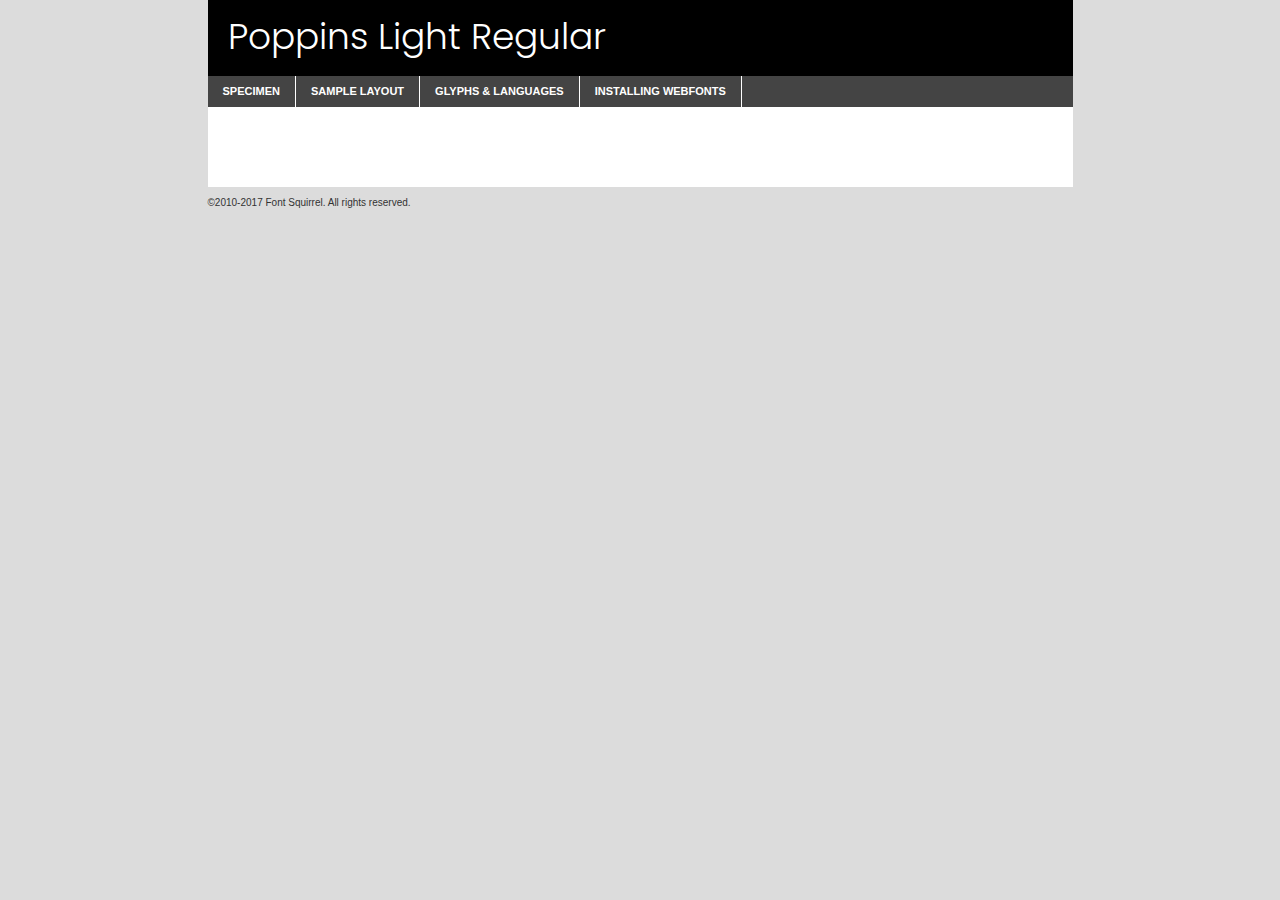
<file: assets/projetos/landing page2/fonts/poppins-light-demo.html>
<!DOCTYPE html PUBLIC "-//W3C//DTD XHTML 1.0 Transitional//EN"
	"http://www.w3.org/TR/xhtml1/DTD/xhtml1-transitional.dtd">

<html xmlns="http://www.w3.org/1999/xhtml" xml:lang="en" lang="en">
<head>
	<meta http-equiv="Content-Type" content="text/html; charset=utf-8" />
	<script src="http://ajax.googleapis.com/ajax/libs/jquery/1.7.2/jquery.min.js" type="text/javascript" charset="utf-8"></script>
	<script type="text/javascript">
	(function($){$.fn.easyTabs=function(option){var param=jQuery.extend({fadeSpeed:"fast",defaultContent:1,activeClass:'active'},option);$(this).each(function(){var thisId="#"+this.id;if(param.defaultContent==''){param.defaultContent=1;}
	if(typeof param.defaultContent=="number")
	{var defaultTab=$(thisId+" .tabs li:eq("+(param.defaultContent-1)+") a").attr('href').substr(1);}else{var defaultTab=param.defaultContent;}
	$(thisId+" .tabs li a").each(function(){var tabToHide=$(this).attr('href').substr(1);$("#"+tabToHide).addClass('easytabs-tab-content');});hideAll();changeContent(defaultTab);function hideAll(){$(thisId+" .easytabs-tab-content").hide();}
	function changeContent(tabId){hideAll();$(thisId+" .tabs li").removeClass(param.activeClass);$(thisId+" .tabs li a[href=#"+tabId+"]").closest('li').addClass(param.activeClass);if(param.fadeSpeed!="none")
	{$(thisId+" #"+tabId).fadeIn(param.fadeSpeed);}else{$(thisId+" #"+tabId).show();}}
	$(thisId+" .tabs li").click(function(){var tabId=$(this).find('a').attr('href').substr(1);changeContent(tabId);return false;});});}})(jQuery);
	</script>
	<link rel="stylesheet" href="specimen_files/specimen_stylesheet.css" type="text/css" charset="utf-8" />
	<link rel="stylesheet" href="stylesheet.css" type="text/css" charset="utf-8" />

	<style type="text/css">
					body{
				font-family: 'poppinslight';
							}
		</style>

	<title>Poppins Light Regular Specimen</title>
	
	
	<script type="text/javascript" charset="utf-8">
		$(document).ready(function() {
			$('#container').easyTabs({defaultContent:1});
		});
	</script>
</head>

<body>
<div id="container">
	<div id="header">
		Poppins Light Regular	</div>
	<ul class="tabs">
		<li><a href="#specimen">Specimen</a></li>
		<li><a href="#layout">Sample Layout</a></li>
				<li><a href="#glyphs">Glyphs &amp; Languages</a></li>
		<li><a href="#installing">Installing Webfonts</a></li>
		
	</ul>
	
	<div id="main_content">

		
			<div id="specimen">
		
				<div class="section">
					<div class="grid12 firstcol">
						<div class="huge">AaBb</div>
					</div>
				</div>
		
				<div class="section">
					<div class="glyph_range">A&#x200B;B&#x200b;C&#x200b;D&#x200b;E&#x200b;F&#x200b;G&#x200b;H&#x200b;I&#x200b;J&#x200b;K&#x200b;L&#x200b;M&#x200b;N&#x200b;O&#x200b;P&#x200b;Q&#x200b;R&#x200b;S&#x200b;T&#x200b;U&#x200b;V&#x200b;W&#x200b;X&#x200b;Y&#x200b;Z&#x200b;a&#x200b;b&#x200b;c&#x200b;d&#x200b;e&#x200b;f&#x200b;g&#x200b;h&#x200b;i&#x200b;j&#x200b;k&#x200b;l&#x200b;m&#x200b;n&#x200b;o&#x200b;p&#x200b;q&#x200b;r&#x200b;s&#x200b;t&#x200b;u&#x200b;v&#x200b;w&#x200b;x&#x200b;y&#x200b;z&#x200b;1&#x200b;2&#x200b;3&#x200b;4&#x200b;5&#x200b;6&#x200b;7&#x200b;8&#x200b;9&#x200b;0&#x200b;&amp;&#x200b;.&#x200b;,&#x200b;?&#x200b;!&#x200b;&#64;&#x200b;(&#x200b;)&#x200b;#&#x200b;$&#x200b;%&#x200b;*&#x200b;+&#x200b;-&#x200b;=&#x200b;:&#x200b;;</div>
				</div>
				<div class="section">
					<div class="grid12 firstcol">
						<table class="sample_table">
							<tr><td>10</td><td class="size10">abcdefghijklmnopqrstuvwxyzABCDEFGHIJKLMNOPQRSTUVWXYZ0123456789abcdefghijklmnopqrstuvwxyzABCDEFGHIJKLMNOPQRSTUVWXYZ0123456789abcdefghijklmnopqrstuvwxyzABCDEFGHIJKLMNOPQRSTUVWXYZ</td></tr>
							<tr><td>11</td><td class="size11">abcdefghijklmnopqrstuvwxyzABCDEFGHIJKLMNOPQRSTUVWXYZ0123456789abcdefghijklmnopqrstuvwxyzABCDEFGHIJKLMNOPQRSTUVWXYZ0123456789abcdefghijklmnopqrstuvwxyzABCDEFGHIJKLMNOPQRSTUVWXYZ</td></tr>
							<tr><td>12</td><td class="size12">abcdefghijklmnopqrstuvwxyzABCDEFGHIJKLMNOPQRSTUVWXYZ0123456789abcdefghijklmnopqrstuvwxyzABCDEFGHIJKLMNOPQRSTUVWXYZ0123456789abcdefghijklmnopqrstuvwxyzABCDEFGHIJKLMNOPQRSTUVWXYZ</td></tr>
							<tr><td>13</td><td class="size13">abcdefghijklmnopqrstuvwxyzABCDEFGHIJKLMNOPQRSTUVWXYZ0123456789abcdefghijklmnopqrstuvwxyzABCDEFGHIJKLMNOPQRSTUVWXYZ0123456789abcdefghijklmnopqrstuvwxyzABCDEFGHIJKLMNOPQRSTUVWXYZ</td></tr>
							<tr><td>14</td><td class="size14">abcdefghijklmnopqrstuvwxyzABCDEFGHIJKLMNOPQRSTUVWXYZ0123456789abcdefghijklmnopqrstuvwxyzABCDEFGHIJKLMNOPQRSTUVWXYZ0123456789abcdefghijklmnopqrstuvwxyzABCDEFGHIJKLMNOPQRSTUVWXYZ</td></tr>
							<tr><td>16</td><td class="size16">abcdefghijklmnopqrstuvwxyzABCDEFGHIJKLMNOPQRSTUVWXYZ0123456789abcdefghijklmnopqrstuvwxyzABCDEFGHIJKLMNOPQRSTUVWXYZ</td></tr>
							<tr><td>18</td><td class="size18">abcdefghijklmnopqrstuvwxyzABCDEFGHIJKLMNOPQRSTUVWXYZ0123456789abcdefghijklmnopqrstuvwxyzABCDEFGHIJKLMNOPQRSTUVWXYZ</td></tr>
							<tr><td>20</td><td class="size20">abcdefghijklmnopqrstuvwxyzABCDEFGHIJKLMNOPQRSTUVWXYZ0123456789abcdefghijklmnopqrstuvwxyzABCDEFGHIJKLMNOPQRSTUVWXYZ</td></tr>
							<tr><td>24</td><td class="size24">abcdefghijklmnopqrstuvwxyzABCDEFGHIJKLMNOPQRSTUVWXYZ0123456789abcdefghijklmnopqrstuvwxyzABCDEFGHIJKLMNOPQRSTUVWXYZ</td></tr>
							<tr><td>30</td><td class="size30">abcdefghijklmnopqrstuvwxyzABCDEFGHIJKLMNOPQRSTUVWXYZ0123456789abcdefghijklmnopqrstuvwxyzABCDEFGHIJKLMNOPQRSTUVWXYZ</td></tr>
							<tr><td>36</td><td class="size36">abcdefghijklmnopqrstuvwxyzABCDEFGHIJKLMNOPQRSTUVWXYZ0123456789abcdefghijklmnopqrstuvwxyzABCDEFGHIJKLMNOPQRSTUVWXYZ</td></tr>
							<tr><td>48</td><td class="size48">abcdefghijklmnopqrstuvwxyzABCDEFGHIJKLMNOPQRSTUVWXYZ0123456789abcdefghijklmnopqrstuvwxyzABCDEFGHIJKLMNOPQRSTUVWXYZ</td></tr>
							<tr><td>60</td><td class="size60">abcdefghijklmnopqrstuvwxyzABCDEFGHIJKLMNOPQRSTUVWXYZ0123456789abcdefghijklmnopqrstuvwxyzABCDEFGHIJKLMNOPQRSTUVWXYZ</td></tr>
							<tr><td>72</td><td class="size72">abcdefghijklmnopqrstuvwxyzABCDEFGHIJKLMNOPQRSTUVWXYZ0123456789abcdefghijklmnopqrstuvwxyzABCDEFGHIJKLMNOPQRSTUVWXYZ</td></tr>
							<tr><td>90</td><td class="size90">abcdefghijklmnopqrstuvwxyzABCDEFGHIJKLMNOPQRSTUVWXYZ0123456789abcdefghijklmnopqrstuvwxyzABCDEFGHIJKLMNOPQRSTUVWXYZ</td></tr>
						</table>
				
					</div>
			
				</div>
		
		
		
								<div class="section" id="bodycomparison">


										<div id="xheight">
				<div class="fontbody">&#x25FC;&#x25FC;&#x25FC;&#x25FC;&#x25FC;&#x25FC;&#x25FC;&#x25FC;&#x25FC;&#x25FC;&#x25FC;&#x25FC;&#x25FC;&#x25FC;&#x25FC;&#x25FC;&#x25FC;&#x25FC;&#x25FC;&#x25FC;&#x25FC;&#x25FC;&#x25FC;&#x25FC;&#x25FC;&#x25FC;&#x25FC;&#x25FC;&#x25FC;&#x25FC;&#x25FC;&#x25FC;&#x25FC;&#x25FC;&#x25FC;&#x25FC;&#x25FC;&#x25FC;&#x25FC;&#x25FC;&#x25FC;&#x25FC;&#x25FC;&#x25FC;&#x25FC;&#x25FC;&#x25FC;&#x25FC;&#x25FC;&#x25FC;&#x25FC;&#x25FC;&#x25FC;&#x25FC;&#x25FC;&#x25FC;&#x25FC;&#x25FC;&#x25FC;&#x25FC;&#x25FC;&#x25FC;&#x25FC;&#x25FC;&#x25FC;&#x25FC;&#x25FC;&#x25FC;&#x25FC;&#x25FC;&#x25FC;&#x25FC;&#x25FC;&#x25FC;&#x25FC;&#x25FC;&#x25FC;&#x25FC;&#x25FC;&#x25FC;&#x25FC;&#x25FC;&#x25FC;&#x25FC;&#x25FC;&#x25FC;&#x25FC;&#x25FC;&#x25FC;&#x25FC;&#x25FC;&#x25FC;&#x25FC;&#x25FC;&#x25FC;&#x25FC;&#x25FC;&#x25FC;&#x25FC;body</div><div class="arialbody">body</div><div class="verdanabody">body</div><div class="georgiabody">body</div></div>
										<div class="fontbody" style="z-index:1">
											body<span>Poppins Light Regular</span>
										</div>
										<div class="arialbody" style="z-index:1">
											body<span>Arial</span>
										</div>
										<div class="verdanabody" style="z-index:1">
											body<span>Verdana</span>
										</div>
										<div class="georgiabody" style="z-index:1">
											body<span>Georgia</span>
										</div>



								</div>
		
		
				<div class="section psample psample_row1" id="">
					
					<div class="grid2 firstcol">
						<p class="size10"><span>10.</span>Aenean lacinia bibendum nulla sed consectetur. Fusce dapibus, tellus ac cursus commodo, tortor mauris condimentum nibh, ut fermentum massa justo sit amet risus. Nullam id dolor id nibh ultricies vehicula ut id elit. Cum sociis natoque penatibus et magnis dis parturient montes, nascetur ridiculus mus. Nulla vitae elit libero, a pharetra augue.</p>
			
					</div>
					<div class="grid3">
						<p class="size11"><span>11.</span>Aenean lacinia bibendum nulla sed consectetur. Fusce dapibus, tellus ac cursus commodo, tortor mauris condimentum nibh, ut fermentum massa justo sit amet risus. Nullam id dolor id nibh ultricies vehicula ut id elit. Cum sociis natoque penatibus et magnis dis parturient montes, nascetur ridiculus mus. Nulla vitae elit libero, a pharetra augue.</p>
			
					</div>
					<div class="grid3">
						<p class="size12"><span>12.</span>Aenean lacinia bibendum nulla sed consectetur. Fusce dapibus, tellus ac cursus commodo, tortor mauris condimentum nibh, ut fermentum massa justo sit amet risus. Nullam id dolor id nibh ultricies vehicula ut id elit. Cum sociis natoque penatibus et magnis dis parturient montes, nascetur ridiculus mus. Nulla vitae elit libero, a pharetra augue.</p>
			
					</div>
					<div class="grid4">
						<p class="size13"><span>13.</span>Aenean lacinia bibendum nulla sed consectetur. Fusce dapibus, tellus ac cursus commodo, tortor mauris condimentum nibh, ut fermentum massa justo sit amet risus. Nullam id dolor id nibh ultricies vehicula ut id elit. Cum sociis natoque penatibus et magnis dis parturient montes, nascetur ridiculus mus. Nulla vitae elit libero, a pharetra augue.</p>
			
					</div>
					<div class="white_blend"></div>
					
				</div>
				<div class="section psample psample_row2" id="">
					<div class="grid3 firstcol">
						<p class="size14"><span>14.</span>Aenean lacinia bibendum nulla sed consectetur. Fusce dapibus, tellus ac cursus commodo, tortor mauris condimentum nibh, ut fermentum massa justo sit amet risus. Nullam id dolor id nibh ultricies vehicula ut id elit. Cum sociis natoque penatibus et magnis dis parturient montes, nascetur ridiculus mus. Nulla vitae elit libero, a pharetra augue.</p>
			
					</div>
					<div class="grid4">
						<p class="size16"><span>16.</span>Aenean lacinia bibendum nulla sed consectetur. Fusce dapibus, tellus ac cursus commodo, tortor mauris condimentum nibh, ut fermentum massa justo sit amet risus. Nullam id dolor id nibh ultricies vehicula ut id elit. Cum sociis natoque penatibus et magnis dis parturient montes, nascetur ridiculus mus. Nulla vitae elit libero, a pharetra augue.</p>
			
					</div>
					<div class="grid5">
						<p class="size18"><span>18.</span>Aenean lacinia bibendum nulla sed consectetur. Fusce dapibus, tellus ac cursus commodo, tortor mauris condimentum nibh, ut fermentum massa justo sit amet risus. Nullam id dolor id nibh ultricies vehicula ut id elit. Cum sociis natoque penatibus et magnis dis parturient montes, nascetur ridiculus mus. Nulla vitae elit libero, a pharetra augue.</p>
			
					</div>

					<div class="white_blend"></div>

				</div>
				
				<div class="section psample psample_row3" id="">
					<div class="grid5 firstcol">
						<p class="size20"><span>20.</span>Aenean lacinia bibendum nulla sed consectetur. Fusce dapibus, tellus ac cursus commodo, tortor mauris condimentum nibh, ut fermentum massa justo sit amet risus. Nullam id dolor id nibh ultricies vehicula ut id elit. Cum sociis natoque penatibus et magnis dis parturient montes, nascetur ridiculus mus. Nulla vitae elit libero, a pharetra augue.</p>
					</div>
					<div class="grid7">
						<p class="size24"><span>24.</span>Aenean lacinia bibendum nulla sed consectetur. Fusce dapibus, tellus ac cursus commodo, tortor mauris condimentum nibh, ut fermentum massa justo sit amet risus. Nullam id dolor id nibh ultricies vehicula ut id elit. Cum sociis natoque penatibus et magnis dis parturient montes, nascetur ridiculus mus. Nulla vitae elit libero, a pharetra augue.</p>
					</div>
					
					<div class="white_blend"></div>
					
				</div>
				
				<div class="section psample psample_row4" id="">
					<div class="grid12 firstcol">
						<p class="size30"><span>30.</span>Aenean lacinia bibendum nulla sed consectetur. Fusce dapibus, tellus ac cursus commodo, tortor mauris condimentum nibh, ut fermentum massa justo sit amet risus. Nullam id dolor id nibh ultricies vehicula ut id elit. Cum sociis natoque penatibus et magnis dis parturient montes, nascetur ridiculus mus. Nulla vitae elit libero, a pharetra augue.</p>
					</div>
					<div class="white_blend"></div>
					
				</div>
				
				
				
				<div class="section psample psample_row1 fullreverse">
					<div class="grid2 firstcol">
						<p class="size10"><span>10.</span>Aenean lacinia bibendum nulla sed consectetur. Fusce dapibus, tellus ac cursus commodo, tortor mauris condimentum nibh, ut fermentum massa justo sit amet risus. Nullam id dolor id nibh ultricies vehicula ut id elit. Cum sociis natoque penatibus et magnis dis parturient montes, nascetur ridiculus mus. Nulla vitae elit libero, a pharetra augue.</p>
			
					</div>
					<div class="grid3">
						<p class="size11"><span>11.</span>Aenean lacinia bibendum nulla sed consectetur. Fusce dapibus, tellus ac cursus commodo, tortor mauris condimentum nibh, ut fermentum massa justo sit amet risus. Nullam id dolor id nibh ultricies vehicula ut id elit. Cum sociis natoque penatibus et magnis dis parturient montes, nascetur ridiculus mus. Nulla vitae elit libero, a pharetra augue.</p>
			
					</div>
					<div class="grid3">
						<p class="size12"><span>12.</span>Aenean lacinia bibendum nulla sed consectetur. Fusce dapibus, tellus ac cursus commodo, tortor mauris condimentum nibh, ut fermentum massa justo sit amet risus. Nullam id dolor id nibh ultricies vehicula ut id elit. Cum sociis natoque penatibus et magnis dis parturient montes, nascetur ridiculus mus. Nulla vitae elit libero, a pharetra augue.</p>
			
					</div>
					<div class="grid4">
						<p class="size13"><span>13.</span>Aenean lacinia bibendum nulla sed consectetur. Fusce dapibus, tellus ac cursus commodo, tortor mauris condimentum nibh, ut fermentum massa justo sit amet risus. Nullam id dolor id nibh ultricies vehicula ut id elit. Cum sociis natoque penatibus et magnis dis parturient montes, nascetur ridiculus mus. Nulla vitae elit libero, a pharetra augue.</p>
			
					</div>
					<div class="black_blend"></div>
					
				</div>
				
				<div class="section psample psample_row2 fullreverse">
					<div class="grid3 firstcol">
						<p class="size14"><span>14.</span>Aenean lacinia bibendum nulla sed consectetur. Fusce dapibus, tellus ac cursus commodo, tortor mauris condimentum nibh, ut fermentum massa justo sit amet risus. Nullam id dolor id nibh ultricies vehicula ut id elit. Cum sociis natoque penatibus et magnis dis parturient montes, nascetur ridiculus mus. Nulla vitae elit libero, a pharetra augue.</p>
			
					</div>
					<div class="grid4">
						<p class="size16"><span>16.</span>Aenean lacinia bibendum nulla sed consectetur. Fusce dapibus, tellus ac cursus commodo, tortor mauris condimentum nibh, ut fermentum massa justo sit amet risus. Nullam id dolor id nibh ultricies vehicula ut id elit. Cum sociis natoque penatibus et magnis dis parturient montes, nascetur ridiculus mus. Nulla vitae elit libero, a pharetra augue.</p>
			
					</div>
					<div class="grid5">
						<p class="size18"><span>18.</span>Aenean lacinia bibendum nulla sed consectetur. Fusce dapibus, tellus ac cursus commodo, tortor mauris condimentum nibh, ut fermentum massa justo sit amet risus. Nullam id dolor id nibh ultricies vehicula ut id elit. Cum sociis natoque penatibus et magnis dis parturient montes, nascetur ridiculus mus. Nulla vitae elit libero, a pharetra augue.</p>
			
					</div>
					<div class="black_blend"></div>

				</div>
				
				<div class="section psample fullreverse psample_row3" id="">
					<div class="grid5 firstcol">
						<p class="size20"><span>20.</span>Aenean lacinia bibendum nulla sed consectetur. Fusce dapibus, tellus ac cursus commodo, tortor mauris condimentum nibh, ut fermentum massa justo sit amet risus. Nullam id dolor id nibh ultricies vehicula ut id elit. Cum sociis natoque penatibus et magnis dis parturient montes, nascetur ridiculus mus. Nulla vitae elit libero, a pharetra augue.</p>
					</div>
					<div class="grid7">
						<p class="size24"><span>24.</span>Aenean lacinia bibendum nulla sed consectetur. Fusce dapibus, tellus ac cursus commodo, tortor mauris condimentum nibh, ut fermentum massa justo sit amet risus. Nullam id dolor id nibh ultricies vehicula ut id elit. Cum sociis natoque penatibus et magnis dis parturient montes, nascetur ridiculus mus. Nulla vitae elit libero, a pharetra augue.</p>
					</div>
					
					<div class="black_blend"></div>
					
				</div>
				
				<div class="section psample fullreverse psample_row4" id="" style="border-bottom: 20px #000 solid;">
					<div class="grid12 firstcol">
						<p class="size30"><span>30.</span>Aenean lacinia bibendum nulla sed consectetur. Fusce dapibus, tellus ac cursus commodo, tortor mauris condimentum nibh, ut fermentum massa justo sit amet risus. Nullam id dolor id nibh ultricies vehicula ut id elit. Cum sociis natoque penatibus et magnis dis parturient montes, nascetur ridiculus mus. Nulla vitae elit libero, a pharetra augue.</p>
					</div>
					<div class="black_blend"></div>
					
				</div>
				
				
				
				
			</div>
			
			<div id="layout">
				
				<div class="section">
					
					<div class="grid12 firstcol">
						<h1>Lorem Ipsum Dolor</h1>
						<h2>Etiam porta sem malesuada magna mollis euismod</h2>
						
						<p class="byline">By <a href="#link">Aenean Lacinia</a></p>
					</div>
				</div>
				<div class="section">
					<div class="grid8 firstcol">
						<p class="large">Donec sed odio dui. Morbi leo risus, porta ac consectetur ac, vestibulum at eros. Fusce dapibus, tellus ac cursus commodo, tortor mauris condimentum nibh, ut fermentum massa justo sit amet risus. </p>

						
						<h3>Pellentesque ornare sem</h3>

						<p>Maecenas sed diam eget risus varius blandit sit amet non magna. Maecenas faucibus mollis interdum. Donec ullamcorper nulla non metus auctor fringilla. Nullam id dolor id nibh ultricies vehicula ut id elit. Nullam id dolor id nibh ultricies vehicula ut id elit. </p>

						<p>Aenean eu leo quam. Pellentesque ornare sem lacinia quam venenatis vestibulum. Lorem ipsum dolor sit amet, consectetur adipiscing elit. Cum sociis natoque penatibus et magnis dis parturient montes, nascetur ridiculus mus. </p>

						<p>Nulla vitae elit libero, a pharetra augue. Praesent commodo cursus magna, vel scelerisque nisl consectetur et. Aenean lacinia bibendum nulla sed consectetur. </p>

						<p>Nullam quis risus eget urna mollis ornare vel eu leo. Nullam quis risus eget urna mollis ornare vel eu leo. Maecenas sed diam eget risus varius blandit sit amet non magna. Donec ullamcorper nulla non metus auctor fringilla. </p>

						<h3>Cras mattis consectetur</h3>

						<p>Aenean eu leo quam. Pellentesque ornare sem lacinia quam venenatis vestibulum. Aenean lacinia bibendum nulla sed consectetur. Integer posuere erat a ante venenatis dapibus posuere velit aliquet. Cras mattis consectetur purus sit amet fermentum. </p>

						<p>Nullam id dolor id nibh ultricies vehicula ut id elit. Nullam quis risus eget urna mollis ornare vel eu leo. Cras mattis consectetur purus sit amet fermentum.</p>
					</div>
					
					<div class="grid4 sidebar">
						
						<div class="box reverse">
							<p class="last">Nullam quis risus eget urna mollis ornare vel eu leo. Donec ullamcorper nulla non metus auctor fringilla. Cras mattis consectetur purus sit amet fermentum. Sed posuere consectetur est at lobortis. Lorem ipsum dolor sit amet, consectetur adipiscing elit. </p>
						</div>
						
						<p class="caption">Maecenas sed diam eget risus varius.</p>

						<p>Vestibulum id ligula porta felis euismod semper. Integer posuere erat a ante venenatis dapibus posuere velit aliquet. Vestibulum id ligula porta felis euismod semper. Sed posuere consectetur est at lobortis. Maecenas sed diam eget risus varius blandit sit amet non magna. Fusce dapibus, tellus ac cursus commodo, tortor mauris condimentum nibh, ut fermentum massa justo sit amet risus. </p>

					

						<p>Duis mollis, est non commodo luctus, nisi erat porttitor ligula, eget lacinia odio sem nec elit. Aenean lacinia bibendum nulla sed consectetur. Vivamus sagittis lacus vel augue laoreet rutrum faucibus dolor auctor. Aenean lacinia bibendum nulla sed consectetur. Nullam quis risus eget urna mollis ornare vel eu leo. </p>

						<p>Praesent commodo cursus magna, vel scelerisque nisl consectetur et. Donec ullamcorper nulla non metus auctor fringilla. Maecenas faucibus mollis interdum. Fusce dapibus, tellus ac cursus commodo, tortor mauris condimentum nibh, ut fermentum massa justo sit amet risus. </p>

					</div>
				</div>
				
			</div>


			



		<div id="glyphs">
			<div class="section">
				<div class="grid12 firstcol">
			
				<h1>Language Support</h1>
				<p>The subset of Poppins Light Regular in this kit supports the following languages:<br />
			
					English, Arrernte, Bislama, Cebuano, Fijian, Gilbertese, Hmong, Ibanag, Iloko_ilokano, Interglossa_glosa, Interlingua, Lojban, Manx, Norfolk_pitcairnese, Oromo, Rotokas, Samoan, Sardinian, Seychelles_creole, Shona, Somali, Southern_ndebele, Swahili, Swati_swazi, Tok_pisin, Warlpiri, Xhosa, Zulu, Latinbasic, Demo				</p>
				<h1>Glyph Chart</h1>
				<p>The subset of Poppins Light Regular in this kit includes all the glyphs listed below. Unicode entities are included above each glyph to help you insert individual characters into your layout.</p>
				<div id="glyph_chart">
			
																														 <div><p>&amp;#13;</p>&#13;</div>
																				 <div><p>&amp;#32;</p>&#32;</div>
																				 <div><p>&amp;#33;</p>&#33;</div>
																				 <div><p>&amp;#34;</p>&#34;</div>
																				 <div><p>&amp;#35;</p>&#35;</div>
																				 <div><p>&amp;#36;</p>&#36;</div>
																				 <div><p>&amp;#37;</p>&#37;</div>
																				 <div><p>&amp;#38;</p>&#38;</div>
																				 <div><p>&amp;#39;</p>&#39;</div>
																				 <div><p>&amp;#40;</p>&#40;</div>
																				 <div><p>&amp;#41;</p>&#41;</div>
																				 <div><p>&amp;#42;</p>&#42;</div>
																				 <div><p>&amp;#43;</p>&#43;</div>
																				 <div><p>&amp;#44;</p>&#44;</div>
																				 <div><p>&amp;#46;</p>&#46;</div>
																				 <div><p>&amp;#47;</p>&#47;</div>
																				 <div><p>&amp;#48;</p>&#48;</div>
																				 <div><p>&amp;#49;</p>&#49;</div>
																				 <div><p>&amp;#50;</p>&#50;</div>
																				 <div><p>&amp;#51;</p>&#51;</div>
																				 <div><p>&amp;#52;</p>&#52;</div>
																				 <div><p>&amp;#53;</p>&#53;</div>
																				 <div><p>&amp;#54;</p>&#54;</div>
																				 <div><p>&amp;#55;</p>&#55;</div>
																				 <div><p>&amp;#56;</p>&#56;</div>
																				 <div><p>&amp;#57;</p>&#57;</div>
																				 <div><p>&amp;#60;</p>&#60;</div>
																				 <div><p>&amp;#61;</p>&#61;</div>
																				 <div><p>&amp;#62;</p>&#62;</div>
																				 <div><p>&amp;#63;</p>&#63;</div>
																				 <div><p>&amp;#64;</p>&#64;</div>
																				 <div><p>&amp;#65;</p>&#65;</div>
																				 <div><p>&amp;#66;</p>&#66;</div>
																				 <div><p>&amp;#67;</p>&#67;</div>
																				 <div><p>&amp;#68;</p>&#68;</div>
																				 <div><p>&amp;#69;</p>&#69;</div>
																				 <div><p>&amp;#70;</p>&#70;</div>
																				 <div><p>&amp;#71;</p>&#71;</div>
																				 <div><p>&amp;#72;</p>&#72;</div>
																				 <div><p>&amp;#73;</p>&#73;</div>
																				 <div><p>&amp;#74;</p>&#74;</div>
																				 <div><p>&amp;#75;</p>&#75;</div>
																				 <div><p>&amp;#76;</p>&#76;</div>
																				 <div><p>&amp;#77;</p>&#77;</div>
																				 <div><p>&amp;#78;</p>&#78;</div>
																				 <div><p>&amp;#79;</p>&#79;</div>
																				 <div><p>&amp;#80;</p>&#80;</div>
																				 <div><p>&amp;#81;</p>&#81;</div>
																				 <div><p>&amp;#82;</p>&#82;</div>
																				 <div><p>&amp;#83;</p>&#83;</div>
																				 <div><p>&amp;#84;</p>&#84;</div>
																				 <div><p>&amp;#85;</p>&#85;</div>
																				 <div><p>&amp;#86;</p>&#86;</div>
																				 <div><p>&amp;#87;</p>&#87;</div>
																				 <div><p>&amp;#88;</p>&#88;</div>
																				 <div><p>&amp;#89;</p>&#89;</div>
																				 <div><p>&amp;#90;</p>&#90;</div>
																				 <div><p>&amp;#91;</p>&#91;</div>
																				 <div><p>&amp;#92;</p>&#92;</div>
																				 <div><p>&amp;#93;</p>&#93;</div>
																				 <div><p>&amp;#94;</p>&#94;</div>
																				 <div><p>&amp;#95;</p>&#95;</div>
																				 <div><p>&amp;#96;</p>&#96;</div>
																				 <div><p>&amp;#97;</p>&#97;</div>
																				 <div><p>&amp;#98;</p>&#98;</div>
																				 <div><p>&amp;#99;</p>&#99;</div>
																				 <div><p>&amp;#100;</p>&#100;</div>
																				 <div><p>&amp;#101;</p>&#101;</div>
																				 <div><p>&amp;#102;</p>&#102;</div>
																				 <div><p>&amp;#103;</p>&#103;</div>
																				 <div><p>&amp;#104;</p>&#104;</div>
																				 <div><p>&amp;#105;</p>&#105;</div>
																				 <div><p>&amp;#106;</p>&#106;</div>
																				 <div><p>&amp;#107;</p>&#107;</div>
																				 <div><p>&amp;#108;</p>&#108;</div>
																				 <div><p>&amp;#109;</p>&#109;</div>
																				 <div><p>&amp;#110;</p>&#110;</div>
																				 <div><p>&amp;#111;</p>&#111;</div>
																				 <div><p>&amp;#112;</p>&#112;</div>
																				 <div><p>&amp;#113;</p>&#113;</div>
																				 <div><p>&amp;#114;</p>&#114;</div>
																				 <div><p>&amp;#115;</p>&#115;</div>
																				 <div><p>&amp;#116;</p>&#116;</div>
																				 <div><p>&amp;#117;</p>&#117;</div>
																				 <div><p>&amp;#118;</p>&#118;</div>
																				 <div><p>&amp;#119;</p>&#119;</div>
																				 <div><p>&amp;#120;</p>&#120;</div>
																				 <div><p>&amp;#121;</p>&#121;</div>
																				 <div><p>&amp;#122;</p>&#122;</div>
																				 <div><p>&amp;#123;</p>&#123;</div>
																				 <div><p>&amp;#124;</p>&#124;</div>
																				 <div><p>&amp;#125;</p>&#125;</div>
																				 <div><p>&amp;#126;</p>&#126;</div>
																				 <div><p>&amp;#160;</p>&#160;</div>
																				 <div><p>&amp;#161;</p>&#161;</div>
																				 <div><p>&amp;#162;</p>&#162;</div>
																				 <div><p>&amp;#163;</p>&#163;</div>
																				 <div><p>&amp;#164;</p>&#164;</div>
																				 <div><p>&amp;#165;</p>&#165;</div>
																				 <div><p>&amp;#166;</p>&#166;</div>
																				 <div><p>&amp;#167;</p>&#167;</div>
																				 <div><p>&amp;#168;</p>&#168;</div>
																				 <div><p>&amp;#169;</p>&#169;</div>
																				 <div><p>&amp;#170;</p>&#170;</div>
																				 <div><p>&amp;#171;</p>&#171;</div>
																				 <div><p>&amp;#172;</p>&#172;</div>
																				 <div><p>&amp;#174;</p>&#174;</div>
																				 <div><p>&amp;#175;</p>&#175;</div>
																				 <div><p>&amp;#176;</p>&#176;</div>
																				 <div><p>&amp;#177;</p>&#177;</div>
																				 <div><p>&amp;#178;</p>&#178;</div>
																				 <div><p>&amp;#179;</p>&#179;</div>
																				 <div><p>&amp;#180;</p>&#180;</div>
																				 <div><p>&amp;#181;</p>&#181;</div>
																				 <div><p>&amp;#182;</p>&#182;</div>
																				 <div><p>&amp;#184;</p>&#184;</div>
																				 <div><p>&amp;#185;</p>&#185;</div>
																				 <div><p>&amp;#186;</p>&#186;</div>
																				 <div><p>&amp;#187;</p>&#187;</div>
																				 <div><p>&amp;#188;</p>&#188;</div>
																				 <div><p>&amp;#189;</p>&#189;</div>
																				 <div><p>&amp;#190;</p>&#190;</div>
																				 <div><p>&amp;#191;</p>&#191;</div>
																				 <div><p>&amp;#198;</p>&#198;</div>
																				 <div><p>&amp;#199;</p>&#199;</div>
																				 <div><p>&amp;#208;</p>&#208;</div>
																				 <div><p>&amp;#215;</p>&#215;</div>
																				 <div><p>&amp;#216;</p>&#216;</div>
																				 <div><p>&amp;#222;</p>&#222;</div>
																				 <div><p>&amp;#223;</p>&#223;</div>
																				 <div><p>&amp;#230;</p>&#230;</div>
																				 <div><p>&amp;#231;</p>&#231;</div>
																				 <div><p>&amp;#240;</p>&#240;</div>
																				 <div><p>&amp;#247;</p>&#247;</div>
																				 <div><p>&amp;#248;</p>&#248;</div>
																				 <div><p>&amp;#254;</p>&#254;</div>
																				 <div><p>&amp;#305;</p>&#305;</div>
																				 <div><p>&amp;#338;</p>&#338;</div>
																				 <div><p>&amp;#339;</p>&#339;</div>
																				 <div><p>&amp;#710;</p>&#710;</div>
																				 <div><p>&amp;#730;</p>&#730;</div>
																				 <div><p>&amp;#732;</p>&#732;</div>
																				 <div><p>&amp;#8192;</p>&#8192;</div>
																				 <div><p>&amp;#8193;</p>&#8193;</div>
																				 <div><p>&amp;#8194;</p>&#8194;</div>
																				 <div><p>&amp;#8195;</p>&#8195;</div>
																				 <div><p>&amp;#8196;</p>&#8196;</div>
																				 <div><p>&amp;#8197;</p>&#8197;</div>
																				 <div><p>&amp;#8198;</p>&#8198;</div>
																				 <div><p>&amp;#8199;</p>&#8199;</div>
																				 <div><p>&amp;#8200;</p>&#8200;</div>
																				 <div><p>&amp;#8201;</p>&#8201;</div>
																				 <div><p>&amp;#8202;</p>&#8202;</div>
																				 <div><p>&amp;#8211;</p>&#8211;</div>
																				 <div><p>&amp;#8212;</p>&#8212;</div>
																				 <div><p>&amp;#8216;</p>&#8216;</div>
																				 <div><p>&amp;#8217;</p>&#8217;</div>
																				 <div><p>&amp;#8218;</p>&#8218;</div>
																				 <div><p>&amp;#8220;</p>&#8220;</div>
																				 <div><p>&amp;#8221;</p>&#8221;</div>
																				 <div><p>&amp;#8222;</p>&#8222;</div>
																				 <div><p>&amp;#8226;</p>&#8226;</div>
																				 <div><p>&amp;#8239;</p>&#8239;</div>
																				 <div><p>&amp;#8249;</p>&#8249;</div>
																				 <div><p>&amp;#8250;</p>&#8250;</div>
																				 <div><p>&amp;#8287;</p>&#8287;</div>
																				 <div><p>&amp;#8364;</p>&#8364;</div>
																				 <div><p>&amp;#8482;</p>&#8482;</div>
																				 <div><p>&amp;#8722;</p>&#8722;</div>
																				 <div><p>&amp;#9724;</p>&#9724;</div>
																				 <div><p>&amp;#64257;</p>&#64257;</div>
																																																</div>	
				</div>
		
		
			</div>
		</div>
		
		
		<div id="specs">
			
		</div>
	
		<div id="installing">
			<div class="section">
				<div class="grid7 firstcol">
					<h1>Installing Webfonts</h1>
					
					<p>Webfonts are supported by all major browser platforms but not all in the same way. There are currently four different font formats that must be included in order to target all browsers. This includes TTF, WOFF, EOT and SVG.</p>
					
					<h2>1. Upload your webfonts</h2>
					<p>You must upload your webfont kit to your website. They should be in or near the same directory as your CSS files.</p>
					
					<h2>2. Include the webfont stylesheet</h2>
					<p>A special CSS @font-face declaration helps the various browsers select the appropriate font it needs without causing you a bunch of headaches. Learn more about this syntax by reading the <a href="https://www.fontspring.com/blog/further-hardening-of-the-bulletproof-syntax">Fontspring blog post</a> about it. The code for it is as follows:</p>


<code>
@font-face{ 
	font-family: 'MyWebFont';
	src: url('WebFont.eot');
	src: url('WebFont.eot?#iefix') format('embedded-opentype'),
	     url('WebFont.woff') format('woff'),
	     url('WebFont.ttf') format('truetype'),
	     url('WebFont.svg#webfont') format('svg');
}
</code>

	<p>We've already gone ahead and generated the code for you. All you have to do is link to the stylesheet in your HTML, like this:</p>
	<code>&lt;link rel=&quot;stylesheet&quot; href=&quot;stylesheet.css&quot; type=&quot;text/css&quot; charset=&quot;utf-8&quot; /&gt;</code>

					<h2>3. Modify your own stylesheet</h2>
					<p>To take advantage of your new fonts, you must tell your stylesheet to use them. Look at the original @font-face declaration above and find the property called "font-family." The name linked there will be what you use to reference the font. Prepend that webfont name to the font stack in the "font-family" property, inside the selector you want to change. For example:</p>
<code>p { font-family: 'WebFont', Arial, sans-serif; }</code>

<h2>4. Test</h2>
<p>Getting webfonts to work cross-browser <em>can</em> be tricky. Use the information in the sidebar to help you if you find that fonts aren't loading in a particular browser.</p>
				</div>
				
				<div class="grid5 sidebar">
					<div class="box">
						<h2>Troubleshooting<br />Font-Face Problems</h2>
						<p>Having trouble getting your webfonts to load in your new website? Here are some tips to sort out what might be the problem.</p>

						<h3>Fonts not showing in any browser</h3>

						<p>This sounds like you need to work on the plumbing. You either did not upload the fonts to the correct directory, or you did not link the fonts properly in the CSS. If you've confirmed that all this is correct and you still have a problem, take a look at your .htaccess file and see if requests are getting intercepted.</p>

						<h3>Fonts not loading in iPhone or iPad</h3>

						<p>The most common problem here is that you are serving the fonts from an IIS server. IIS refuses to serve files that have unknown MIME types. If that is the case, you must set the MIME type for SVG to "image/svg+xml" in the server settings. Follow these instructions from Microsoft if you need help.</p>

						<h3>Fonts not loading in Firefox</h3>

						<p>The primary reason for this failure? You are still using a version Firefox older than 3.5. So upgrade already! If that isn't it, then you are very likely serving fonts from a different domain. Firefox requires that all font assets be served from the same domain. Lastly it is possible that you need to add WOFF to your list of MIME types (if you are serving via IIS.)</p>

						<h3>Fonts not loading in IE</h3>

						<p>Are you looking at Internet Explorer on an actual Windows machine or are you cheating by using a service like Adobe BrowserLab? Many of these screenshot services do not render @font-face for IE. Best to test it on a real machine.</p>

						<h3>Fonts not loading in IE9</h3>

						<p>IE9, like Firefox, requires that fonts be served from the same domain as the website. Make sure that is the case.</p>
					</div>
				</div>
			</div>
			
		</div>
	
	</div>
	<div id="footer">
		<p>&copy;2010-2017 Font Squirrel. All rights reserved.</p>
	</div>
</div>
</body>
</html>
</file>
<file: style.css>
@import url('https://fonts.googleapis.com/css2?family=Josefin+Sans:wght@300&family=Shadows+Into+Light&display=swap');

html,
body,
div,
span,
iframe,
h1,
h2,
h3,
h4,
h5,
h6,
p,
a,
address,
em,
img,
strong,
u,
ol,
ul,
li,
fieldset,
form,
label,
legend,
table,
tbody,
tfoot,
thead,
tr,
th,
td,
main,
article,
aside, 
figure,
figcaption,
footer,
header,
nav,
section,
time,
audio,
video{
  border:0;
  font-size:100%;
  font:inherit;
  margin:0;
  padding:0;
  vertical-align:baseline;
}
html{scroll-behavior:smooth;}
body{
  background: #1d1d1d;
  /* background: rgb(0,13,36);
  background: linear-gradient(90deg, rgba(0,13,36,1) 0%, rgba(9,118,121,1) 35%, rgba(7,99,92,1) 100%); */
  color:#959595;
  font-family:'Shadows Into Light', cursive;
  font-size:18px;
  line-height:1;
}
ol, 
ul,
li{list-style:none;}
strong{font-weight: bold;}
table{
  border-collapse:collapse;
  border-spacing:0;
  width:100%;
}
a,
a:hover{
  color:#959595;
  text-decoration:none;
  cursor:pointer;
}
:focus{outline:0;}

/* CABECALHO */
header{
    background: #1d1d1d;
    position: sticky;
    top: 0;
    z-index: 9;
}
.cabecalho{
    width: 80%;
    display: flex;
    justify-content: space-between;
    margin: 0 auto;
}
.cabecalho img{
    width: 64px;
    height: 64px;
}
.cabecalho nav{
    display: flex;
    justify-content: space-around;
    gap: 2em;
    font-size: 20px;
    text-align: center;
    align-items: center;
}
nav a:hover{
    color: #08fdd8;
    transition: 0.4s;
}

/* CONTEÚDO */
/* SOBRE */
.container{
    width: 80%;
    margin: 0 auto;
}
p{
    font-family: 'Josefin Sans', sans-serif;
    line-height: 20px;
}
.sobre{
    display: flex;
    margin: 3rem 0 9rem 0;
}
.sobre img{
    width: 200px;
    height: 200px;
    border: solid 1px;
    border-color: #1d1d1d;
    border-radius: 15px;
}
.sobre article{
    width: 60%;
    margin-left: 20px;
    background: rgba(95, 95, 95, 0.2);
    padding: 15px;
    border: solid 1px;
    border-color: rgba(95, 95, 95, 0.2);
    border-radius: 5px;
}
h2{
    border-bottom: solid 1px;
    border-color: #959595;
    margin-bottom: 1rem;
    color: #08fdd8;
    font-size: 25px;
    padding-bottom: 2px;
}
span{color: #08fdd8;}

/* SKILLS */
.skills{margin: 3em 0 3em 0;}
h4{
    font-family: 'Josefin Sans', sans-serif;
    margin-top: 1em;
}
.skills-all{
    background: rgba(95, 95, 95, 0.2);
    border: solid 1px;
    border-color: rgba(95, 95, 95, 0.2);
    border-radius: 5px;
}
.skills-flex, .skill-flex1{
    display: flex;
    height: 13em;
    text-align: center;
    justify-content: space-around;
    flex-wrap: wrap;
}
.skill-flex1{
    width: 60%;
    margin: 0 auto 2em;
}
.skills-flex article{
    width: 25%;
    padding: 1em 0;
}
.skill-flex1 article{
    padding: 1em 0;
    width: 33%;
}
.skill-flex1 img{
    margin: 0 auto;
}
h3{
    margin: 1rem 0;
    color: #08fdd8;
}

/* PROJETOS */
.projetos{margin: 3em 0 3em 0;}
.projetos1, .rede-social1{
    background: rgba(95, 95, 95, 0.2);
    border: solid 1px;
    border-color: rgba(95, 95, 95, 0.2);
    border-radius: 5px;
    padding: 1em 0 0 1em;
}
.projetos1{
    display: flex;
    flex-wrap: wrap;
    justify-content: space-around;
}
.projetos-grid{
    background: rgba( 8, 8, 8, 0.15 );
    backdrop-filter: blur( 4.5px );
    -webkit-backdrop-filter: blur( 4.5px );
    border-radius: 10px;
    border: 0.3px solid rgba(255, 255, 255, 0.047);
    margin-bottom: 20px;
}
.projetos-grid img{
    object-fit: cover;
    object-position: center;
    width: 200px;
    height: 200px;
    padding: 10px;
}
.projetos-grid p{
    width: fit-content;
    margin: 5px auto;
    font-size: 16px;
    border-top: solid 1px;
    border-bottom: solid 1px;
    padding: 2px;
}
.projetos-grid:hover p{
    color: #08fdd8;
}
.projetos-grid:hover{
    transform: scale(1.05);
    transition: .5s ease all;
}

/* REDES SOCIAIS */
.rede-social{margin: 3em 0 3em 0;}
.rede-social1{
    display: flex;
    flex-direction: column;
    gap: 1em;
}
.rede-social1 a{
    width: 6%;
    font-family:'Josefin Sans', sans-serif;
}
.rede-social1 a:hover{
    color: #08fdd8;
    transition: 0.4s;
}
.redesocial p{
    margin-bottom: 10px;
}

/* RODAPÉ */
footer{
    border-top: solid 1px;
    text-align: center;
    padding: 1em 0;
}

@media screen and (max-width: 1024px){
    .container{max-width: 100%;}
    .cabecalho nav{
        width: 40%;
        gap: 1em;
        margin-right: 2em;
        font-size: 18px;
    }
    .sobre{
        display: block;
        margin: 2em auto 2em;
    }
    .sobre img{
        width: 100%;
        height: 100%;
    }
    .sobre article, .skills-flex, .skills-flex1{
        width: fit-content;
        height: 100%;
        margin: 0 auto;
        gap: 25px;
    }
    .skill-flex1{
        width: 95%;
        display: flex;
        flex-wrap: wrap;
        margin-bottom: 2em;
    }
    .skill-flex1 article{width: 33%;}
    .skills-flex p{display: none;}

    /* PROJETOS */
    .projetos-grid{margin: 10px;}
}
</file>
<file: assets/projetos/calculadora imc/index.css>
main{
    display: flex;
    width: 100vw;
    height: 100vh;
    justify-content: center;
    align-items: center;
  
  }
  
  .container{
    display: flex;
    flex-direction: column;
    background: rgb(255,198,0);
    width: 400px;
    height: 600px;
    align-items: center;
    justify-content: space-evenly;
    border-radius: 20px;
    box-shadow: 0 0 10px black;
  }
  
  .title{
    display: flex;
    justify-content: center;
    align-items: center;
    width: 100%;
    height: 50px;
    font: bold 2.5rem serif;
    border-bottom: solid 5px black;
    margin-bottom: 20px;
  }
  
  .input {
    display: flex;
    width: 300px;
    height: 50px;
    justify-content: space-between;
    align-items: center;
  }
  .input input {
    width: 200px;
    height: 50px;
    border-radius: 5px;
    border:none;
    outline: 0;
    font: bold 1.5rem serif;
    text-align: center;
  }
  
  .input label {
    font: bold 1.5rem serif;
  }
  
  button{
    width: 300px;
    height: 40px;
    font: bold 1.2rem serif;
    background: #000;
    color: rgb(255,198,0);
    outline: none;
    border-radius: 5px;
    cursor: pointer;
  }
  
  .result{
    display: flex;
    margin-top: 20px;
    align-items: center;
    width: 300px;
    height: 150px;
    border-radius: 5px;
    font: italic 1.5rem serif;
    box-shadow: 0px 0px 10px black;
    background: #000;
    color: rgb(255,198,0);
    padding: 20px;
    box-sizing: border-box;
    user-select: none;
  }
</file>
<file: assets/projetos/landing page/style.css>
@import url('https://fonts.googleapis.com/css2?family=Righteous&family=Sarala&display=swap');

* {
    margin: 0;
    padding: 0;
    box-sizing: border-box;
    text-decoration: none;

}

body {
    font-size: 100%;
    background: linear-gradient(68.15deg, #2F2325 16.62%, #8E5D52 85.61%);
}

.cabecalho {
    display: flex;
    flex-direction: row;
    align-items: center;
    justify-content: space-around;
    padding: 24px;
}

.cabecalho-imagem {
    height: 72px;
}

.cabecalho-menu {
    display: flex;
    gap: 32px;
}

.cabecalho-menu-item {
    font-family: 'Sarala', sans-serif;
    color: #FFF2E7;
    font-weight: 400;
    font-size: 18px;
}

.conteudo {
    margin-bottom: 48px;
    border-top: 0.4px solid #FFF2E7;
}

.conteudo-principal {
    display: flex;
    flex-direction: row;
    align-items: center;
    justify-content: space-around;
}

.conteudo-principal-escrito {
    display: flex;
    flex-direction: column;
    gap: 32px;
}

.conteudo-principal-escrito-titulo {
    font-family: 'Righteous', cursive;
    font-weight: 400;
    font-size: 64px;
    color: #FFF2E7;
}

.conteudo-principal-escrito-subtitulo {
    font-family: 'Sarala', sans-serif;
    font-weight: 400;
    font-size: 24px;
    color: #ECD6C4;
}

.conteudo-principal-escrito-botao {
    background-color: #ECD6C4;
    width: 180px;
    height: 60px;
    border: none;
    box-shadow: 4px 5px 4px rgba(0, 0, 0, 0.25);
    border-radius: 20px;
    font-family: 'Sarala', sans-serif;
    font-weight: 400;
    font-size: 24px;
    color: #2F2325;
}

.conteudo-principal-escrito-botao:hover {
    background-color: rgba(236, 214, 196, 0.53);
}

.conteudo-principal-imagem {
    height: 430px;
}

.conteudo-secundario {
    display: flex;
    flex-direction: column;
    align-items: center;
    gap: 24px;
    margin-top: 48px;
}

.conteudo-secundario-titulo {
    border-top: 0.4px solid #FFF2E7;
    padding-top: 48px;
    font-family: 'Righteous', cursive;
    font-weight: 400;
    font-size: 24px;
    color:#FFF2E7;
    margin-bottom: 16px;
}

.conteudo-secundario-paragrafo {
    font-family: 'Sarala', sans-serif;
    font-weight: 300;
    font-size: 18px;
    color:#ECD6C4;    
}

.rodape {
    padding: 32px;
    border-top: 0.4px solid #FFF2E7;
}

.rodape-imagem {
    height: 48px;
    display: block;
    margin: 0 auto;
}
</file>
<file: assets/projetos/landing page2/style.css>
body {
    background-color: rgb(34, 34, 34);
    color: white;
    font-family: 'Sarala', sans-serif;
    max-width: 1200px;
    margin: 0 auto;
    padding: 15px;
}

header {
    display: flex;
    flex-direction: row;
    justify-content: space-between;
    align-items: center;
}

#title {
    flex-direction: column;
    line-height: 10px;
}

li {
    display: inline-block;
    margin: 20px;
}

a {
    color: white;
}

a:hover {
    color: rgb(132, 14, 201);
    transition: 0.3s all;
}

#inscreva-se-btn {
    border: 3px solid rgb(132, 14, 201);
    padding: 10px;
    border-radius: 15px;
}

#inscreva-se-btn:hover {
    background-color: rgb(132, 14, 201);
    color: white;
}

h1 {
    font-weight: 200;
}

main {
    display: flex;
    flex-direction: row;
    margin-top: 50px;
}

h2 {
    font-size: 56px;
    line-height: 10px;
}

span {
    color: rgb(132, 14, 201)
}

p {
    line-height: 20px;
    max-width: 500px;
    font-weight: 100;
}

img {
    width: 620px;
}

form {
    display: flex;
    flex-direction: column;
    width: 70%;
}

form [type="submit"]{
    height: 50px;
    width: 50%;
    background-color: rgb(132, 14, 201);
    color: white;
    font-weight: bold;
}

form [type="submit"]:hover {
    cursor: pointer;
}

input {
    margin-top: 20px;
    height: 20px;
    padding: 15px;
    border-radius: 20px;
    border: none;
    font-size: 15px;
}
</file>
<file: assets/projetos/landing page2/media.css>
@media screen and (max-widht: 767px;) {
    header {
        flex-direction: column;
    }

    main {
        flex-direction: column;
    }

    h2 {
        font-size: 38px;
    }

    form {
        margin: 0 auto;
        width: 100%;
    }

    input {
        align-self: center;
    }
}
</file>
<file: assets/projetos/PROJETO FINAL/CSS/mystyle.css>
@import url('https://fonts.googleapis.com/css2?family=Poppins:wght@300;400;500&family=Roboto:wght@300;400;500&display=swap');

html,
body,
div,
span,
iframe,
h1,
h2,
h3,
h4,
h5,
h6,
p,
a,
address,
em,
img,
strong,
u,
ol,
ul,
li,
fieldset,
form,
label,
legend,
table,
tbody,
tfoot,
thead,
tr,
th,
td,
main,
article,
aside, 
figure,
figcaption,
footer,
header,
nav,
section,
time,
audio,
video{
  border:0;
  font-size:100%;
  font:inherit;
  margin:0;
  padding:0;
  vertical-align:baseline;
}
html{scroll-behavior:smooth;}
body{
  background:#fff;
  color:#000;
  font-family: 'Roboto', sans-serif;
  font-size:14px;
  line-height:1;
}
ol, 
ul,
li{list-style:none;}
strong{font-weight:bold;}
table{
  border-collapse:collapse;
  border-spacing:0;
  width:100%;
}
a,
a:hover{
  color:#000;
  text-decoration:none;
  cursor:pointer;
}
:focus{outline:0;}

.container{
    width: 1440px;
    margin: 0 auto;
}

/* CABECALHO */
header{
    width: 100%;
    background: white;
    margin: 0 auto;
    display: flex;
    justify-content: space-around;
    align-items: center;
    position: fixed;
    top: 0;
    left: 0;
    right: 0;
    z-index: 9;
    border-bottom: solid 0.5px;
    border-color: #F7F8FA;
}
.cabecalho{
    width: 90%;
    display: flex;
    justify-content: space-around;
}
.logo{
    margin-top: 12px;
}
.burger{display: none;}
.navbar{
    width: 55%;
    display: flex;
    justify-content: space-between;
    align-items: center;
    font-weight: 500;
    padding: 0;
}
nav > ul{
    display: flex;
}
.navbar-menu{
    width: 130px;
    display: block;
    text-align: center;
    padding: 20px 5px;
    text-decoration: none;
    color: #272727;
}
.navbar-menu:hover{
    background: #F7F8FA;
}
.discovery::after{
    content: url(../imagens/icones/dropdown-icon.png);
    margin-left: 7px;
}
.navbar-card{
    width: 80px;
}
.navbar-card > ul{
    justify-content: space-around;
}

/* CONTEUDO */
/* HOME */
.home > article > figure > img{
    width: 100%;
    height: 780px;
}

/* DESCRIÇÃO DO HOME PRINCIPAL */
.home-description{
    display: block;
    position: absolute;
    width: 730px;
    height: 349px;
    top: 0;
    left: 0;
    right: 0;
    bottom: 0;
    margin: 13% auto;
    background: rgba(247, 248, 250, 0.8);
    border-radius: 2px;
    backdrop-filter: blur(10px);
}
.home-description > article{
    text-align: center;
}
.img-bg-moba{display: none;}
.img-home{margin-top: 33px;}
.img-home-moba{display: none;}
.text-home{
    width: 537px;
    height: 56px;
    font: 14px Helvetica, sans-serif;
    line-height: 26px;
    font-weight: 400;
    margin: 10px auto 45px;
    color: #1D252C;
}
.button-home{
    margin: 0 auto;
}
.button-home > a{
    display: block;
    width: 310px;
    height: 40px;
    background: #56b280;
    font-weight: 500;
    font-size: 20px;
    text-decoration: none;
    padding: 12px 0 0 0;
    text-align: center;
    color: white;
    border-radius: 4px;
    margin: 0 auto;
}

/* PRODUTOS */
.title{
    text-align: center;
}
.title > h2{
    margin: 90px 0 15px 0;
    padding: 10px;
    font:500 40px 'Poppins', sans-serif;
    color: #0B254B;
}
.title > p{
    margin-bottom: 60px;
    font:500 18px 'Poppins', sans-serif;
    color: #5E6E89;
}
.prod-grid{
    padding: 10px;
}
.content-products{
    box-shadow: rgba(100, 100, 111, 0.2) 0px 7px 29px 0px;
}
.content-products:hover{
    transition: 0.3s ease all;
    transform: scale(1.05);
    box-shadow: rgba(0, 0, 0, 0.24) 0px 3px 8px;
}
.img-products{
    width: 100%;
    background: #F7F8FA;
    margin-bottom: 20px;
}
.price{
    color: green;
    margin-left: 75%;
    font-weight: 500;
    font-size: 20px;
    margin-bottom: 10px;
    padding-bottom: 10px;
}
.name-product{
    color: #1D293f;
    margin-left: 6%;
    font:500 16px 'Poppins', sans-serif;
}

/* HOME 2 */
.home-2-mobile{display: none;}
.home-2-all{
    background: #F7F8FA;
}
.home-2{
    width: 80%;
    margin: 0 auto;
    display: flex;
    justify-content: space-around;
}
.home-2-description, .home-2-img{
    margin: 130px 0 50px;
}
.home-2-description > h2{
    width: 65%;
    font:500 40px 'Poppins', sans-serif;
    padding: 10px 0 0 0;
    margin-bottom: 15px;
    color: #1D252C;
    line-height: 46px;
}
.home-2-description > p{
    font:400 16px 'Poppins', sans-serif;
    color: green;
    margin-bottom: 15px;
}
.home-2-list > ul > li{
    margin-top: 10px;
    font:500 16px 'Poppins', sans-serif;
    width: 100%;
}
.home-2-list > ul > li::before{
    content: url(../imagens/fotos/checkmark-circle-outline\ 1.png);
    margin-right: 10px;
}
.home-2-list > span{
    font-weight: bold;
}
.button-home-2{
    display: block;
    width: 194px;
    height: 40px;
    background: #56b280;
    font-size: 20px;
    font-weight: 500;
    text-decoration: none;
    padding: 12px 0 0 0;
    text-align: center;
    color: white;
    border-radius: 4px;
    margin-top: 58px;
}
.button-home-2:hover{
    background: #F7F8FA;
    color: #56b280;
    border-color: #56b280;
    border: solid 1px;
}
.button-home-2-moba{display: none;}

/* TESTEMUNHAS */
.testimonials-all-mobile{display: none;}
.testimonials{
    background: rgba(86, 178, 128, 0.1);
}
.testimonials-all{
    width: 75%;
    margin: 0 auto;
    text-align: center;
}
.testimonials-description > h2{
    margin-bottom: 15px;
    padding-top: 90px;
    font:500 40px 'Poppins', sans-serif;
    color: #0B254B;
}
.testimonials-description > p{
    font:500 18px 'Poppins', sans-serif;
    color: #5E6E89;
    margin-bottom: 27px;
}
.testimonials-grid{
    display: flex;
    justify-content: space-around;
}
.testimonials-user{
    width: 300px;
    background: white;
    margin-bottom: 89px;
    box-shadow: rgba(149, 157, 165, 0.2) 0px 8px 24px;
}
.user-image{
    margin-top: 15px;
}
.testimonials-user > h4{
    width: 80%;
    margin: 22px auto 10px;
    font:500 20px 'Poppins', sans-serif;
    line-height: 28px;
    color: #1D293f;
}
.testimonials-user > p{
    margin-bottom: 20px;
    color: #7C8087;
}

/* POPULAR */
.popular-all{
    width: 80%;
    margin: 0 auto;
}
.popular-description{
    text-align: center;
}
.popular-description > h2{
    padding-top: 90px;
    font:500 40px 'Poppins', sans-serif;
    color: #0B254B;
}
.popular-description > p{
    margin: 15px 0 50px;
    font:500 18px 'Poppins', sans-serif;
    color: #5E6E89;
}
.popular-grid{
    display: flex;
    justify-content: space-around;
    margin-bottom: 50px;
}

/* RODAPÉ */
/* RODAPÉ DE CIMA */
footer{
    background: #272727;
    color: #FFFFFF;
    padding-top: 60px;
}
.footer-top{
    width: 80%;
    display: flex;
    justify-content: space-between;
    border-top: solid 1.5px;
    margin: 0 auto 115px;
}
.left-content > p{
    font:400 15px 'Poppins', sans-serif;
    width: 250px;
}
.right-content{
    width: 50%;
    display: flex;
    justify-content: space-around;
    font:500 15px 'Poppins', sans-serif;
}
.right-content > article{
    margin-top: 43px;
    line-height: 35px;
}
.footer-li{
    margin-bottom: 15px;
}
span{
    color: #56b280;
}

/* RODAPÉ DE BAIXO */
.footer-bottom{
    background: #FFFFFF;
    color: #5E6E89;
    font:400 16px 'Poppins', sans-serif;
}
.footer-bottom-content{
    width: 80%;
    margin: 0 auto;
    display: flex;
    justify-content: space-between;
    align-items: center;
}
.bottom-left-content > p{
    padding: 26px 0;
}
.bottom-right-content{
    width: 19%;
    display: flex;
    justify-content: space-around;
}
.footer-bottom-img::after{
    content: url(../imagens/icones/heart.png);
    margin-left: 7px;
}

/* MOBILE */
@media screen and (max-width: 1024px){
    .container{
        width: 100%;
    }
    /* CABECALHO */
    .cabecalho{
        top: 0;
        left: 0;
        right: 0;
        bottom: 0;
        width: 100%;
        display: flex;
        justify-content: space-around;
    }
    .burger{
        display: block;
        margin-top: 20px;
    }
    h1{
        align-items: center;
        display: flex;
    }
    .logo{
        margin-bottom: 10px;
    }
    .navbar{
        width: 7%;
        margin-right: 10%;
    }
    .navbar-card > ul > li > a > img{
        width: fit-content;
    }
    .navbar-mobile{
        display: none;
    }
    .navbar-card{
        margin-left: 65%;
    }

    /* HOME */
    .home{
        width: 100%;
    }
    

    /* HOME DESCRIPTION */
    .home-description{
        width: 80%;
        margin: 50% auto;
    }
    .img-desktop{
        display: none;
    }
    .img-bg-moba{
        display: block;
    }
    .img-home{display: none;}
    .img-home-moba{
        display: block;
        width: 60%;
        margin: 0 auto;
        padding: 41px 0 10px 0;
    }
    .text-home{
        width: 80%;
    }
    .text-home > h3{line-height: 19px;}
    .button-home > a{
        width: 90%;
        font-size: 18px;
    }

    /* PRODUCTS */
    .img-products{
        height: 120px;
        object-fit: cover;
        object-position: top;
    }

    /* HOME 2 */
    .home-2-all{display: none;}
    .home-2-mobile{display: block;}
    .home-2{
        width: 90%;
    }
    .text-home-2{
        width: 90%;
        display: flex;
        flex-direction: column;
    }

    .home-2-description{
        margin-bottom: 40px;
    }
    .home-2-description > h2{
        width: 100%;
        font-size: 35px;
        font-weight: 600;
        line-height: 46px;
        text-align: center;
        margin: 0 auto;
    }
    .home-2-description > p{
        font-size: 14px;
        text-align: center;
        margin-top: 20px;
    }
    .home-2-list{
        padding: 6px;
    }
    .home-2-img{
        margin: 0 70px 0 0;
    }
    .button-home-2{display: none;}
    .button-home-2-moba{
        display: block;
        width: 194px;
        height: 40px;
        background: #56b280;
        font-size: 20px;
        font-weight: 500;
        text-decoration: none;
        padding: 10px 0 0 0;
        text-align: center;
        color: white;
        border-radius: 4px;
        margin: 58px auto 50px;
    }

    /* TESTIMONIALS */
    .testimonials-all{display: none;}
    .testimonials-all-mobile{
        display: block;
    }
    .testimonials-description{
        text-align: center;
        width: 90%;
        margin: 0 auto;
    }
    .testimonials-user{
        display: flex;
        flex-direction: row;
    }
    .testimonials-grid-mobile{
        padding-bottom: 80px;
    }
    .slick-next{
        top: 190px;
        right: 25px;
    }

    /* FOOTER TOP */
    .footer-top{
        width: 90%;
        flex-direction: column;
        margin-bottom: 70px;
    }
    .left-content > p{
        width: 100%;
        font-size: 14px;
    }
    .right-content{
        width: 100%;
        flex-wrap: wrap;
        justify-content: left;
        flex: 2;
    }
    .right-content > article > ul > li{
        font-size: 14px;
    }
    .footer-order-1{
        order: 1;
        margin-right: 44px;
    }
    .footer-order-2{
        order: 2;
    }
    .footer-order-3{
        order: 3;
        padding: 0 40px 0 0;
    }

    /* FOOTER BOTTOM */
    .bottom-left-content{margin: 0 auto;}
    .bottom-right-content{display: none;}
}
</file>
<file: assets/projetos/tela de login/style.css>
@import url('https://fonts.googleapis.com/css2?family=Righteous&family=Sarala&display=swap');

body {
    margin: 0;
    font-family: 'Sarala', sans-serif;
}

body * {
    box-sizing: border-box;
}

.main-login {
    width: 100vw;
    height: 100vh;
    background-color: #201b2c;
    display: flex;
    justify-content: center;
    align-items: center;
}

.left-login {
    width: 50vw;
    height: 100vh;
    display: flex;
    justify-content: center;
    align-items: center;
    flex-direction: column;
}

.left-login > h1 {
    color: #77ffc0;
    font-size: 3vw;
}

.left-login-image {
    width: 35vw;
}

.right-login {
    width: 50vw;
    height: 100vh;
    display: flex;
    justify-content: center;
    align-items: center;
}

.card-login {
    width: 60%;
    display: flex;
    justify-content: center;
    align-items: center;
    flex-direction: column;
    padding: 30px 35px;
    background: #2f2841;
    border-radius: 20px;
    box-shadow: 0px 10px 40px #00000056;
}

.card-login > h1 {
    color: #00ff88;
    font-weight: 800;
    margin: 0;
}

.textfield { 
    width: 100%;
    display: flex;
    flex-direction: column;
    align-items: flex-start;
    justify-content: center;
    margin: 10px 0px;
}

.textfield > input {
    width: 100%;
    border: none;
    border-radius: 10px;
    padding: 15px;
    background: #514869;
    color: #f0ffffde;
    font-size: 12pt;
    box-shadow: 0px 10px 40px #00000056;
    outline: none;
    box-sizing: border-box;
}

.textfield > label {
    color: #f0ffffde;
    margin-bottom: 10px;
}

.textfield > input::placeholder {
    color: #f0ffff94;
}

.btn-login {
    width: 100%;
    padding: 16px 0px;
    margin: 25px;
    border: none;
    border-radius: 8px;
    outline: none;
    text-transform: uppercase;
    font-weight: 800;
    letter-spacing: 2px;
    color: #2b134b;
    background: #00ff88;
    cursor: pointer;
    box-shadow: 0px 10px 40px -12px #00ff8052;
}

@media only screen and (max-width: 950px){
    .card-login {
        width: 85%;
    }
}

@media only screen and (max-width: 600px){
    .main-login{
        flex-direction: column;
    }
    .left-login > h1{
        display: none;
    }
    .left-login{
        width: 100%;
        height: auto;
    }
    .right-login{
        width: 100%;
        height: auto;
    }
    .left-login > image {
        width: 50vh;
    }
    .card-login{
        width: 90%;
    }
}
</file>
<file: assets/projetos/calculadora imc/calcular imc.css>
main{
    display: flex;
    width: 100vw;
    height: 100vh;
    justify-content: center;
    align-items: center;
  
  }
  
  .container{
    display: flex;
    flex-direction: column;
    background: rgb(255,198,0);
    width: 400px;
    height: 600px;
    align-items: center;
    justify-content: space-evenly;
    border-radius: 20px;
    box-shadow: 0 0 10px black;
  }
  
  .title{
    display: flex;
    justify-content: center;
    align-items: center;
    width: 100%;
    height: 50px;
    font: bold 2.5rem serif;
    border-bottom: solid 5px black;
    margin-bottom: 20px;
  }
  
  .input {
    display: flex;
    width: 300px;
    height: 50px;
    justify-content: space-between;
    align-items: center;
  }
  .input input {
    width: 200px;
    height: 50px;
    border-radius: 5px;
    border:none;
    outline: 0;
    font: bold 1.5rem serif;
    text-align: center;
  }
  
  .input label {
    font: bold 1.5rem serif;
  }
  
  button{
    width: 300px;
    height: 40px;
    font: bold 1.2rem serif;
    background: #000;
    color: rgb(255,198,0);
    outline: none;
    border-radius: 5px;
    cursor: pointer;
  }
  
  .result{
    display: flex;
    margin-top: 20px;
    align-items: center;
    width: 300px;
    height: 150px;
    border-radius: 5px;
    font: italic 1.5rem serif;
    box-shadow: 0px 0px 10px black;
    background: #000;
    color: rgb(255,198,0);
    padding: 20px;
    box-sizing: border-box;
    user-select: none;
  }
</file>
<file: assets/projetos/PROJETO FINAL/CSS/produtos.css>
@import url('https://fonts.googleapis.com/css2?family=Poppins:wght@300;400;500&family=Roboto:wght@300;400;500&display=swap');

html,
body,
div,
span,
iframe,
h1,
h2,
h3,
h4,
h5,
h6,
p,
a,
address,
em,
img,
strong,
u,
ol,
ul,
li,
fieldset,
form,
label,
legend,
table,
tbody,
tfoot,
thead,
tr,
th,
td,
main,
article,
aside, 
figure,
figcaption,
footer,
header,
nav,
section,
time,
audio,
video{
  border:0;
  font-size:100%;
  font:inherit;
  margin:0;
  padding:0;
  vertical-align:baseline;
}
html{scroll-behavior:smooth;}
body{
  background:#fff;
  color:#000;
  font-family: 'Roboto', sans-serif;
  font-size:14px;
  line-height:1;
}
ol, 
ul,
li{list-style:none;}
strong{font-weight:bold;}
table{
  border-collapse:collapse;
  border-spacing:0;
  width:100%;
}
img{width:100%;}
a,
a:hover{
  color:#000;
  text-decoration:none;
  cursor:pointer;
}
:focus{outline:0;}

/* PRODUTOS */
.title{
    text-align: center;
}
.title > h2{
    margin-bottom: 15px;
    padding: 10px;
    font:500 40px 'Poppins', sans-serif;
    color: #0B254B;
}
.title > p{
    margin-bottom: 60px;
    font:500 18px 'Poppins', sans-serif;
    color: #5E6E89;
}
.prod-grid{
    padding: 10px;
}
.content-products{
    box-shadow: rgba(100, 100, 111, 0.2) 0px 7px 29px 0px;
}
.content-products:hover{
    transition: 0.3s ease all;
    transform: scale(1.05);
    box-shadow: rgba(0, 0, 0, 0.24) 0px 3px 8px;
}
.img-products{
    background: #F7F8FA;
    margin-bottom: 20px;
}
.price{
    color: green;
    margin-left: 75%;
    font-weight: 500;
    font-size: 20px;
    margin-bottom: 10px;
    padding-bottom: 10px;
}
.name-product{
    color: #1D293f;
    margin-left: 6%;
    font:500 16px 'Poppins', sans-serif;
}
</file>
<file: assets/projetos/landing page2/fonts/stylesheet.css>
/*! Generated by Font Squirrel (https://www.fontsquirrel.com) on May 19, 2021 */



@font-face {
    font-family: 'poppinsblack';
    src: url('poppins-black-webfont.woff2') format('woff2'),
         url('poppins-black-webfont.woff') format('woff');
    font-weight: normal;
    font-style: normal;

}




@font-face {
    font-family: 'poppinsbold';
    src: url('poppins-bold-webfont.woff2') format('woff2'),
         url('poppins-bold-webfont.woff') format('woff');
    font-weight: normal;
    font-style: normal;

}




@font-face {
    font-family: 'poppinslight';
    src: url('poppins-light-webfont.woff2') format('woff2'),
         url('poppins-light-webfont.woff') format('woff');
    font-weight: normal;
    font-style: normal;

}




@font-face {
    font-family: 'poppinsmedium';
    src: url('poppins-medium-webfont.woff2') format('woff2'),
         url('poppins-medium-webfont.woff') format('woff');
    font-weight: normal;
    font-style: normal;

}




@font-face {
    font-family: 'poppinsregular';
    src: url('poppins-regular-webfont.woff2') format('woff2'),
         url('poppins-regular-webfont.woff') format('woff');
    font-weight: normal;
    font-style: normal;

}




@font-face {
    font-family: 'poppinssemibold';
    src: url('poppins-semibold-webfont.woff2') format('woff2'),
         url('poppins-semibold-webfont.woff') format('woff');
    font-weight: normal;
    font-style: normal;

}
</file>
<file: assets/projetos/landing page2/fonts/specimen_files/specimen_stylesheet.css>
@import url('grid_12-825-55-15.css');

/*  
	CSS Reset by Eric Meyer - Released under Public Domain
    http://meyerweb.com/eric/tools/css/reset/
*/
html, body, div, span, applet, object, iframe,
h1, h2, h3, h4, h5, h6, p, blockquote, pre,
a, abbr, acronym, address, big, cite, code,
del, dfn, em, font, img, ins, kbd, q, s, samp,
small, strike, strong, sub, sup, tt, var,
b, u, i, center, dl, dt, dd, ol, ul, li,
fieldset, form, label, legend, table, 
caption, tbody, tfoot, thead, tr, th, td 
                  {margin: 0;padding: 0;border: 0;outline: 0;
                  font-size: 100%;vertical-align: baseline;
                  background: transparent;}
body              {line-height: 1;}
ol, ul            {list-style: none;}
blockquote, q     {quotes: none;}
blockquote:before, blockquote:after,
q:before, q:after {content: '';	content: none;}
:focus            {outline: 0;}
ins               {text-decoration: none;}
del               {text-decoration: line-through;}
table             {border-collapse: collapse;border-spacing: 0;}




body {
	color: #000;
	background-color: #dcdcdc;
}

a {
	text-decoration: none;
	color: #1883ba;
}

h1{
	font-size: 32px;
	font-weight: normal;
	font-style: normal;
	margin-bottom: 18px;
}

h2{
	font-size: 18px;
}

#container {
	width: 865px;
	margin: 0px auto;
}


#header {
	padding: 20px;
	font-size: 36px;
	background-color: #000;
	color: #fff;
}

#header span {
	color: #666;
}
#main_content {
	background-color: #fff;
	padding: 60px 20px 20px;
}


#footer p {
	margin: 0;
	padding-top: 10px;
	padding-bottom: 50px;
	color: #333;
	font: 10px Arial, sans-serif;
}

.tabs {
	width: 100%;
	height: 31px;
	background-color: #444;
}
.tabs li {
	float:  left;
	margin: 0;
	overflow: hidden;
	background-color: #444;
}
.tabs li a {
	display: block;
	color: #fff;
	text-decoration: none;
	font: bold 11px/11px 'Arial';
	text-transform: uppercase;
	padding: 10px 15px;
	border-right: 1px solid #fff;
}

.tabs li a:hover {
		background-color: #00b3ff;

}

.tabs li.active a {
	color:  #000;
	background-color: #fff;
}



div.huge {
	
	font-size: 300px;
	line-height: 1em;
	padding: 0;
	letter-spacing: -.02em;
	overflow: hidden;
}
div.glyph_range {
	font-size: 72px;
	line-height: 1.1em;
}

.size10{ font-size: 10px; }
.size11{ font-size: 11px; }
.size12{ font-size: 12px; }
.size13{ font-size: 13px; }
.size14{ font-size: 14px; }
.size16{ font-size: 16px; }
.size18{ font-size: 18px; }
.size20{ font-size: 20px; }
.size24{ font-size: 24px; }
.size30{ font-size: 30px; }
.size36{ font-size: 36px; }
.size48{ font-size: 48px; }
.size60{ font-size: 60px; }
.size72{ font-size: 72px; }
.size90{ font-size: 90px; }


.psample_row1 {	height: 120px;}
.psample_row1 {	height: 120px;}
.psample_row2 {	height: 160px;}
.psample_row3 {	height: 160px;}
.psample_row4 {	height: 160px;}

.psample {
	overflow: hidden;
	position: relative;
}
.psample p {
	line-height: 1.3em;
	display: block;
	overflow: hidden;
	margin: 0;
}

.psample span {
	margin-right: .5em;
}

.white_blend {
	width: 100%;
	height: 61px;
	background-image: url([data-uri]);
	position: absolute;
	bottom: 0;
}
.black_blend {
	width: 100%;
	height: 61px;
	background-image: url([data-uri]);
	position: absolute;
	bottom: 0;
}
.fullreverse {
	background:  #000 !important;
	color:  #fff !important;
	margin-left: -20px;
	padding-left: 20px;
	margin-right: -20px;
	padding-right: 20px;
	padding: 20px;
	margin-bottom:0;
}


.sample_table td {
	padding-top: 3px;
	padding-bottom:5px;
	padding-left: 5px;
	vertical-align: middle;
	line-height: 1.2em;
}

.sample_table td:first-child {
	background-color: #eee;
	text-align: right;
	padding-right: 5px;
	padding-left: 0;
	padding: 5px;
	font: 11px/12px "Courier New", Courier, mono;
}

code {
	white-space: pre;
	background-color: #eee;
	display: block;
	padding: 10px;
	margin-bottom: 18px;
	overflow: auto;
}


.bottom,.last 	{margin-bottom:0 !important; padding-bottom:0 !important;}

.box  { 
  padding: 18px; 
  margin-bottom: 18px; 
  background: #eee; 
}

.reverse,.reversed { background:  #000 !important;color:  #fff !important; border: none !important;}

#bodycomparison {
	position: relative;
	overflow: hidden;
	font-size: 72px;
	height: 90px;
	white-space: nowrap;
}

#bodycomparison div{
	font-size: 72px;
	line-height: 90px;
	display: inline;
	margin: 0 15px 0 0;
	padding: 0;
}

#bodycomparison div span{
	font: 10px Arial;
	position: absolute;
	left: 0;
}
#xheight {
	float: none;
	position: absolute;
	color: #d9f3ff;
	font-size: 72px;
	line-height: 90px;
}

.fontbody {
 position: relative;
}
.arialbody{
	font-family: Arial;
	position: relative;
}
.verdanabody{
	font-family: Verdana;
	position: relative;
}
.georgiabody{
	font-family: Georgia;
	position: relative;
}

/* @group Layout page
 */

#layout h1 {
	font-size: 36px;
	line-height: 42px;
	font-weight: normal;
	font-style: normal;
}

#layout h2 {
	font-size: 24px;
	line-height: 23px;
	font-weight: normal;
	font-style: normal;
}

#layout h3 {
	font-size: 22px;
	line-height: 1.4em;
	margin-top: 1em;
	font-weight: normal;
	font-style: normal;
}


#layout p.byline {
	font-size: 12px;
	margin-top: 18px;
	line-height: 12px;
	margin-bottom: 0;
}
#layout p {
	font-size: 14px;
	line-height: 21px;
	margin-bottom: .5em;
}

#layout p.large{
	font-size: 18px;
	line-height: 26px;
}

#layout .sidebar p{
	font-size: 12px;
	line-height: 1.4em;
}

#layout p.caption {
	font-size: 10px;
	margin-top: -16px;
	margin-bottom: 18px;
}

/* @end */

/* @group Glyphs */

#glyph_chart div{
	background-color: #d9f3ff;
	color: black;
	float: left;
	font-size: 36px;
	height: 1.2em;
	line-height: 1.2em;
	margin-bottom: 1px;
	margin-right: 1px;
	text-align: center;
	width: 1.2em;
	position: relative;
	padding: .6em .2em .2em;
}

#glyph_chart div p {
	position: absolute;
	left: 0;
	top: 0;
	display: block;
	text-align: center;
	font: bold 9px Arial, sans-serif;
	background-color: #3a768f;
	width: 100%;
	color: #fff;
	padding: 2px 0;
}


#glyphs h1 {
	font-family: Arial, sans-serif;
}
/* @end */

/* @group Installing */

#installing {
	font: 13px Arial, sans-serif;
}

#installing p,
#glyphs p{
	line-height: 1.2em;
	margin-bottom: 18px;
	font: 13px Arial, sans-serif;
}



#installing h3{
	font-size: 15px;
	margin-top: 18px;
}

/* @end */

#rendering h1 {
	font-family: Arial, sans-serif;
}
.render_table td {
	font: 11px "Courier New", Courier, mono;
	vertical-align: middle;
}
</file>
